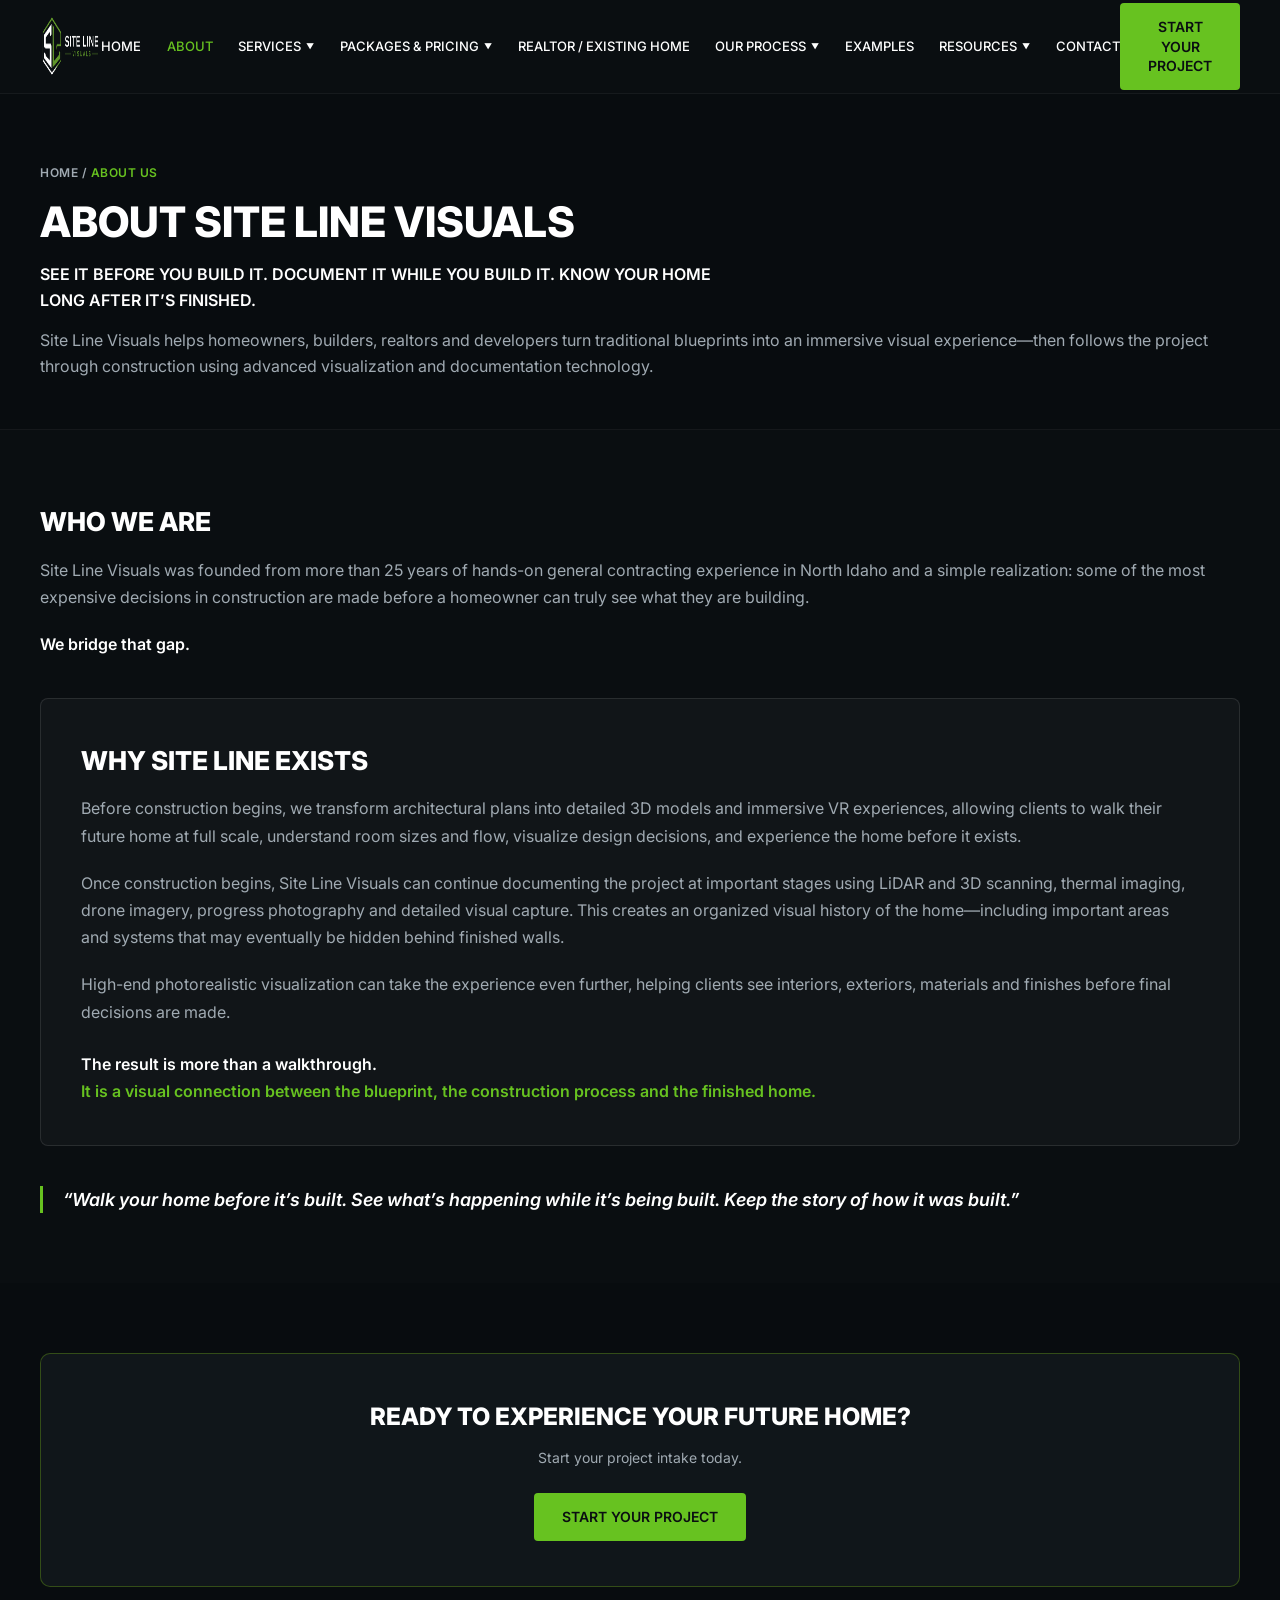
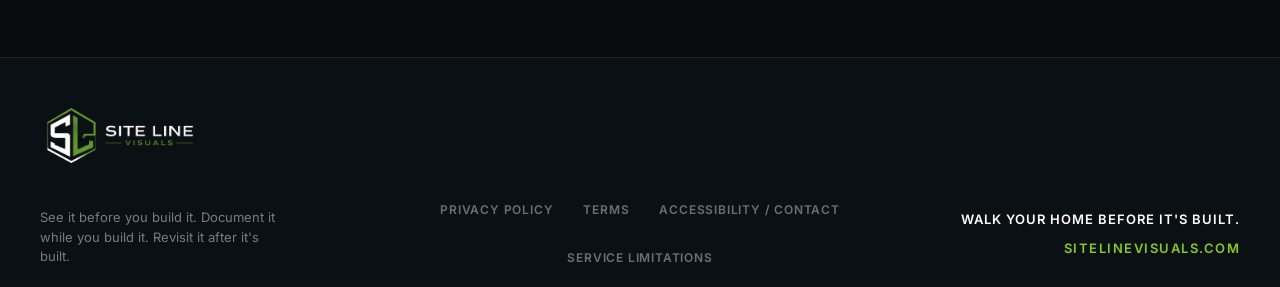
<file: about.html>
<!DOCTYPE html>
<html lang="en">
<head>
    <meta charset="UTF-8">
    <meta name="viewport" content="width=device-width, initial-scale=1.0">
    <title>About | Site Line Visuals</title>
    <meta name="description" content="Founded by a 25-year North Idaho general contractor, Site Line Visuals bridges the gap between construction plans and the finished home through 3D visualization and documentation.">
    <link rel="canonical" href="https://sitelinevisuals.com/about.html">
    <link rel="icon" href="images/logo.png">

    <link rel="preconnect" href="https://fonts.googleapis.com">
    <link rel="preconnect" href="https://fonts.gstatic.com" crossorigin>
    <link href="https://fonts.googleapis.com/css2?family=Inter:wght@400;500;600;700;800&display=swap" rel="stylesheet">

    <link rel="stylesheet" href="css/style.css?v=1788111072">
</head>
<body>
    <!-- HEADER -->
    <header class="header">
        <div class="container header-inner">

            <a href="index.html" class="logo">
                <img src="images/logo.png" alt="Site Line Visuals" height="120">
            </a>

            <nav class="main-nav" id="mainNav">
                <ul class="nav-list">
                    <li><a href="index.html">HOME</a></li>
                    <li><a href="about.html" class="active">ABOUT</a></li>

                    <li class="has-dropdown">
                        <a href="services.html" class="dropdown-toggle">SERVICES <span class="arrow">▼</span></a>
                        <ul class="dropdown-menu">
                            <li><a href="services.html#3d-models">3D Models</a></li>
                            <li><a href="services.html#vr-walkthroughs">VR Walkthroughs</a></li>
                            <li><a href="services.html#drone-imagery">Drone Imagery</a></li>
                            <li><a href="services.html#thermal-imaging">Thermal Imaging</a></li>
                            <li><a href="services.html#lidar-3d-scanning">LiDAR & 3D Scanning</a></li>
                            <li><a href="services.html#photorealistic-visualization">Photorealistic Visualization</a></li>
                        </ul>
                    </li>

                    <li class="has-dropdown">
                        <a href="packages.html" class="dropdown-toggle">PACKAGES & PRICING <span class="arrow">▼</span></a>
                        <ul class="dropdown-menu">
                            <li><a href="packages.html#new-construction">New Construction Packages</a></li>
                            <li><a href="packages.html#realtor-existing">Realtor / Existing Home Packages</a></li>
                            <li><a href="packages.html#upgrades">Upgrades & Add-Ons</a></li>
                            <li><a href="packages.html#compare">Compare Packages</a></li>
                        </ul>
                    </li>

                    <li><a href="realtor.html">REALTOR / EXISTING HOME</a></li>

                    <li class="has-dropdown">
                        <a href="our-process.html" class="dropdown-toggle">OUR PROCESS <span class="arrow">▼</span></a>
                        <ul class="dropdown-menu">
                            <li><a href="our-process.html#how-it-works">How It Works</a></li>
                            <li><a href="our-process.html#journey">The Full Journey</a></li>
                            <li><a href="our-process.html#deliverables">Deliverables</a></li>
                            <li><a href="our-process.html#technology">Technology</a></li>
                        </ul>
                    </li>

                    <li><a href="examples.html">EXAMPLES</a></li>

                    <li class="has-dropdown">
                        <a href="resources.html" class="dropdown-toggle">RESOURCES <span class="arrow">▼</span></a>
                        <ul class="dropdown-menu">
                            <li><a href="resources.html#photo-guides">Photo Guides</a></li>
                            <li><a href="resources.html#faq">FAQ</a></li>
                        </ul>
                    </li>

                    <li><a href="contact.html">CONTACT</a></li>
                </ul>

                <a href="https://script.google.com/a/macros/sitelinevisuals3d.com/s/AKfycbz71U5INv9AdQohMYs-zPgChKcAfuir9EBifocUbyRALp9pKCNi-VTh82mvklUXR22r/exec" class="btn btn-primary mobile-cta project-modal-trigger">START YOUR PROJECT</a>
            </nav>

            <a href="https://script.google.com/a/macros/sitelinevisuals3d.com/s/AKfycbz71U5INv9AdQohMYs-zPgChKcAfuir9EBifocUbyRALp9pKCNi-VTh82mvklUXR22r/exec" class="btn btn-primary desktop-cta project-modal-trigger">START YOUR PROJECT</a>

            <button class="hamburger" id="hamburgerBtn" aria-label="Toggle menu" aria-expanded="false">
                <span></span>
                <span></span>
                <span></span>
            </button>

        </div>
    </header>

    <div class="nav-overlay" id="navOverlay"></div>

    <!-- PAGE HERO -->
    <section class="page-hero">
        <div class="container about-hero-container">
            <div class="breadcrumb">Home / <span class="crumb-current">About Us</span></div>
            <h1>ABOUT SITE LINE VISUALS</h1>
            
            <p class="about-hero-subtitle">SEE IT BEFORE YOU BUILD IT. DOCUMENT IT WHILE YOU BUILD IT. KNOW YOUR HOME LONG AFTER IT’S FINISHED.</p>
            <p class="about-hero-desc">Site Line Visuals helps homeowners, builders, realtors and developers turn traditional blueprints into an immersive visual experience—then follows the project through construction using advanced visualization and documentation technology.</p>
        </div>
    </section>

    <!-- ABOUT CONTENT -->
    <section class="content-section">
        <div class="container about-container">
            
            <div class="about-text-content">
                <h2 class="section-heading">WHO WE ARE</h2>
                <p>Site Line Visuals was founded from more than 25 years of hands-on general contracting experience in North Idaho and a simple realization: some of the most expensive decisions in construction are made before a homeowner can truly see what they are building.</p>
                <p class="text-highlight mb-30">We bridge that gap.</p>

                <!-- WHY SITE LINE EXISTS CARD -->
                <div class="about-card reveal">
                    <h3 class="section-heading about-card-title">WHY SITE LINE EXISTS</h3>
                    <p>Before construction begins, we transform architectural plans into detailed 3D models and immersive VR experiences, allowing clients to walk their future home at full scale, understand room sizes and flow, visualize design decisions, and experience the home before it exists.</p>
                    <p>Once construction begins, Site Line Visuals can continue documenting the project at important stages using LiDAR and 3D scanning, thermal imaging, drone imagery, progress photography and detailed visual capture. This creates an organized visual history of the home—including important areas and systems that may eventually be hidden behind finished walls.</p>
                    <p>High-end photorealistic visualization can take the experience even further, helping clients see interiors, exteriors, materials and finishes before final decisions are made.</p>
                    
                    <p class="text-highlight about-card-highlight">
                        The result is more than a walkthrough.<br>
                        <span style="color: var(--primary-green);">It is a visual connection between the blueprint, the construction process and the finished home.</span>
                    </p>
                </div>

                <!-- QUOTE -->
                <div class="about-quote reveal">
                    <p>“Walk your home before it’s built. See what’s happening while it’s being built. Keep the story of how it was built.”</p>
                </div>
            </div>

        </div>
    </section>

    <!-- CALL TO ACTION -->
    <section class="content-section alt-bg">
        <div class="container text-center">
            <div class="cta-banner reveal">
                <h2>READY TO EXPERIENCE YOUR FUTURE HOME?</h2>
                <p>Start your project intake today.</p>
                <div class="cta-buttons-center">
                    <a href="https://script.google.com/a/macros/sitelinevisuals3d.com/s/AKfycbz71U5INv9AdQohMYs-zPgChKcAfuir9EBifocUbyRALp9pKCNi-VTh82mvklUXR22r/exec" class="btn btn-primary project-modal-trigger">START YOUR PROJECT</a>
                </div>
            </div>
        </div>
    </section>

    <!-- INTAKE FORM MODAL -->
    <div id="projectModal" class="modal-overlay">
        <div class="modal-content form-modal-wrapper">
            <div class="form-modal-inner">
                <button id="projectModalClose" class="form-modal-close">&times;</button>
                
                <div class="form-modal-iframe-wrap">
                    <iframe 
                        src="https://script.google.com/a/macros/sitelinevisuals3d.com/s/AKfycbz71U5INv9AdQohMYs-zPgChKcAfuir9EBifocUbyRALp9pKCNi-VTh82mvklUXR22r/exec" 
                        class="form-modal-iframe"
                        scrolling="no"
                        frameborder="0">
                    </iframe>
                </div>
            </div>
        </div>
    </div>

    <!-- FOOTER SECTION -->
    <footer class="site-footer">
        <div class="container footer-container">
            
            <div class="footer-logo">
                <img src="images/logo.png" alt="Site Line Visuals" width="160">
                <p class="footer-value-line">
                    See it before you build it. Document it while you build it. Revisit it after it's built.
                </p>
            </div>

            <div class="footer-legal-links">
                <a href="privacy.html">Privacy Policy</a>
                <a href="terms.html">Terms</a>
                <a href="accessibility.html">Accessibility / Contact</a>
                <a href="service-limitations.html">Service Limitations</a>
            </div>
            
            <div class="footer-tagline">
                <p>WALK YOUR HOME BEFORE IT'S BUILT.</p>
                <a href="https://sitelinevisuals.com" target="_blank">SITELINEVISUALS.COM</a>
            </div>

        </div>
    </footer>

    <script src="js/main.js?v=1788111069"></script>
</body>
</html>
</file>
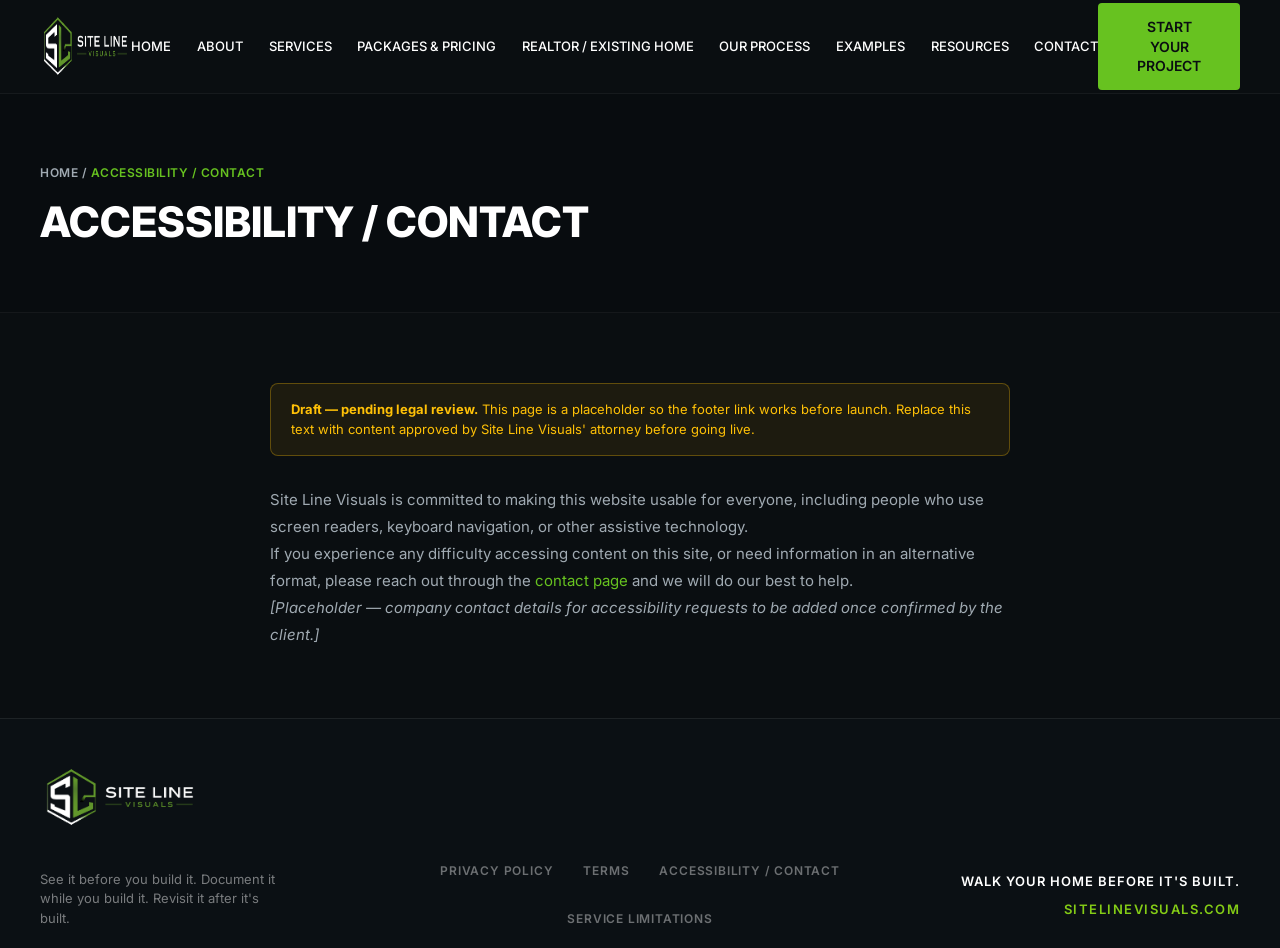
<file: accessibility.html>
<!DOCTYPE html>
<html lang="en">
<head>
    <meta charset="UTF-8">
    <meta name="viewport" content="width=device-width, initial-scale=1.0">
    <title>Accessibility / Contact | Site Line Visuals</title>
    <meta name="description" content="Accessibility / Contact for Site Line Visuals.">
    <meta name="robots" content="noindex">
    <link rel="icon" href="images/logo.png">
    <link rel="preconnect" href="https://fonts.googleapis.com">
    <link rel="preconnect" href="https://fonts.gstatic.com" crossorigin>
    <link href="https://fonts.googleapis.com/css2?family=Inter:wght@400;500;600;700;800&display=swap" rel="stylesheet">
    <link rel="stylesheet" href="css/style.css?v=1788111072">
</head>
<body>
    <header class="header">
        <div class="container header-inner">
            <a href="index.html" class="logo"><img src="images/logo.png" alt="Site Line Visuals" height="120"></a>
            <nav class="main-nav" id="mainNav">
                <ul class="nav-list">
                    <li><a href="index.html">HOME</a></li>
                    <li><a href="about.html">ABOUT</a></li>
                    <li><a href="services.html">SERVICES</a></li>
                    <li><a href="packages.html">PACKAGES & PRICING</a></li>
                    <li><a href="realtor.html">REALTOR / EXISTING HOME</a></li>
                    <li><a href="our-process.html">OUR PROCESS</a></li>
                    <li><a href="examples.html">EXAMPLES</a></li>
                    <li><a href="resources.html">RESOURCES</a></li>
                    <li><a href="contact.html">CONTACT</a></li>
                </ul>
                <a href="https://script.google.com/a/macros/sitelinevisuals3d.com/s/AKfycbz71U5INv9AdQohMYs-zPgChKcAfuir9EBifocUbyRALp9pKCNi-VTh82mvklUXR22r/exec" class="btn btn-primary mobile-cta project-modal-trigger">START YOUR PROJECT</a>
            </nav>
            <a href="https://script.google.com/a/macros/sitelinevisuals3d.com/s/AKfycbz71U5INv9AdQohMYs-zPgChKcAfuir9EBifocUbyRALp9pKCNi-VTh82mvklUXR22r/exec" class="btn btn-primary desktop-cta project-modal-trigger">START YOUR PROJECT</a>
            <button class="hamburger" id="hamburgerBtn" aria-label="Toggle menu" aria-expanded="false"><span></span><span></span><span></span></button>
        </div>
    </header>
    <div class="nav-overlay" id="navOverlay"></div>

    <section class="page-hero">
        <div class="container">
            <div class="breadcrumb">Home / <span class="crumb-current">Accessibility / Contact</span></div>
            <h1>Accessibility / Contact</h1>
        </div>
    </section>

    <section class="content-section">
        <div class="container" style="max-width: 820px;">
            <div style="background: rgba(255,193,7,0.08); border: 1px solid rgba(255,193,7,0.3); border-radius: 8px; padding: 16px 20px; margin-bottom: 30px; color: #ffc107; font-size: 13px;">
                <strong>Draft — pending legal review.</strong> This page is a placeholder so the footer link works before launch. Replace this text with content approved by Site Line Visuals' attorney before going live.
            </div>
            <div style="color: var(--text-gray); font-size: 15px; line-height: 1.8;">
                <p>Site Line Visuals is committed to making this website usable for everyone, including people who use screen readers, keyboard navigation, or other assistive technology.</p>
                <p>If you experience any difficulty accessing content on this site, or need information in an alternative format, please reach out through the <a href="contact.html" style="color: var(--primary-green);">contact page</a> and we will do our best to help.</p>
                <p><em>[Placeholder — company contact details for accessibility requests to be added once confirmed by the client.]</em></p>
            </div>
        </div>
    </section>

    <div id="projectModal" class="modal-overlay">
        <div class="modal-content form-modal-wrapper">
            <div class="form-modal-inner">
                <button id="projectModalClose" class="form-modal-close">&times;</button>
                <div class="form-modal-iframe-wrap">
                    <iframe src="https://script.google.com/a/macros/sitelinevisuals3d.com/s/AKfycbz71U5INv9AdQohMYs-zPgChKcAfuir9EBifocUbyRALp9pKCNi-VTh82mvklUXR22r/exec" class="form-modal-iframe" scrolling="no" frameborder="0"></iframe>
                </div>
            </div>
        </div>
    </div>

    <footer class="site-footer">
        <div class="container footer-container">
            <div class="footer-logo">
                <img src="images/logo.png" alt="Site Line Visuals" width="160">
                <p class="footer-value-line">See it before you build it. Document it while you build it. Revisit it after it's built.</p>
            </div>
            <div class="footer-legal-links">
                <a href="privacy.html">Privacy Policy</a>
                <a href="terms.html">Terms</a>
                <a href="accessibility.html">Accessibility / Contact</a>
                <a href="service-limitations.html">Service Limitations</a>
            </div>
            <div class="footer-tagline">
                <p>WALK YOUR HOME BEFORE IT'S BUILT.</p>
                <a href="https://sitelinevisuals.com" target="_blank">SITELINEVISUALS.COM</a>
            </div>
        </div>
    </footer>
    <script src="js/main.js?v=1788111069"></script>
</body>
</html>
</file>
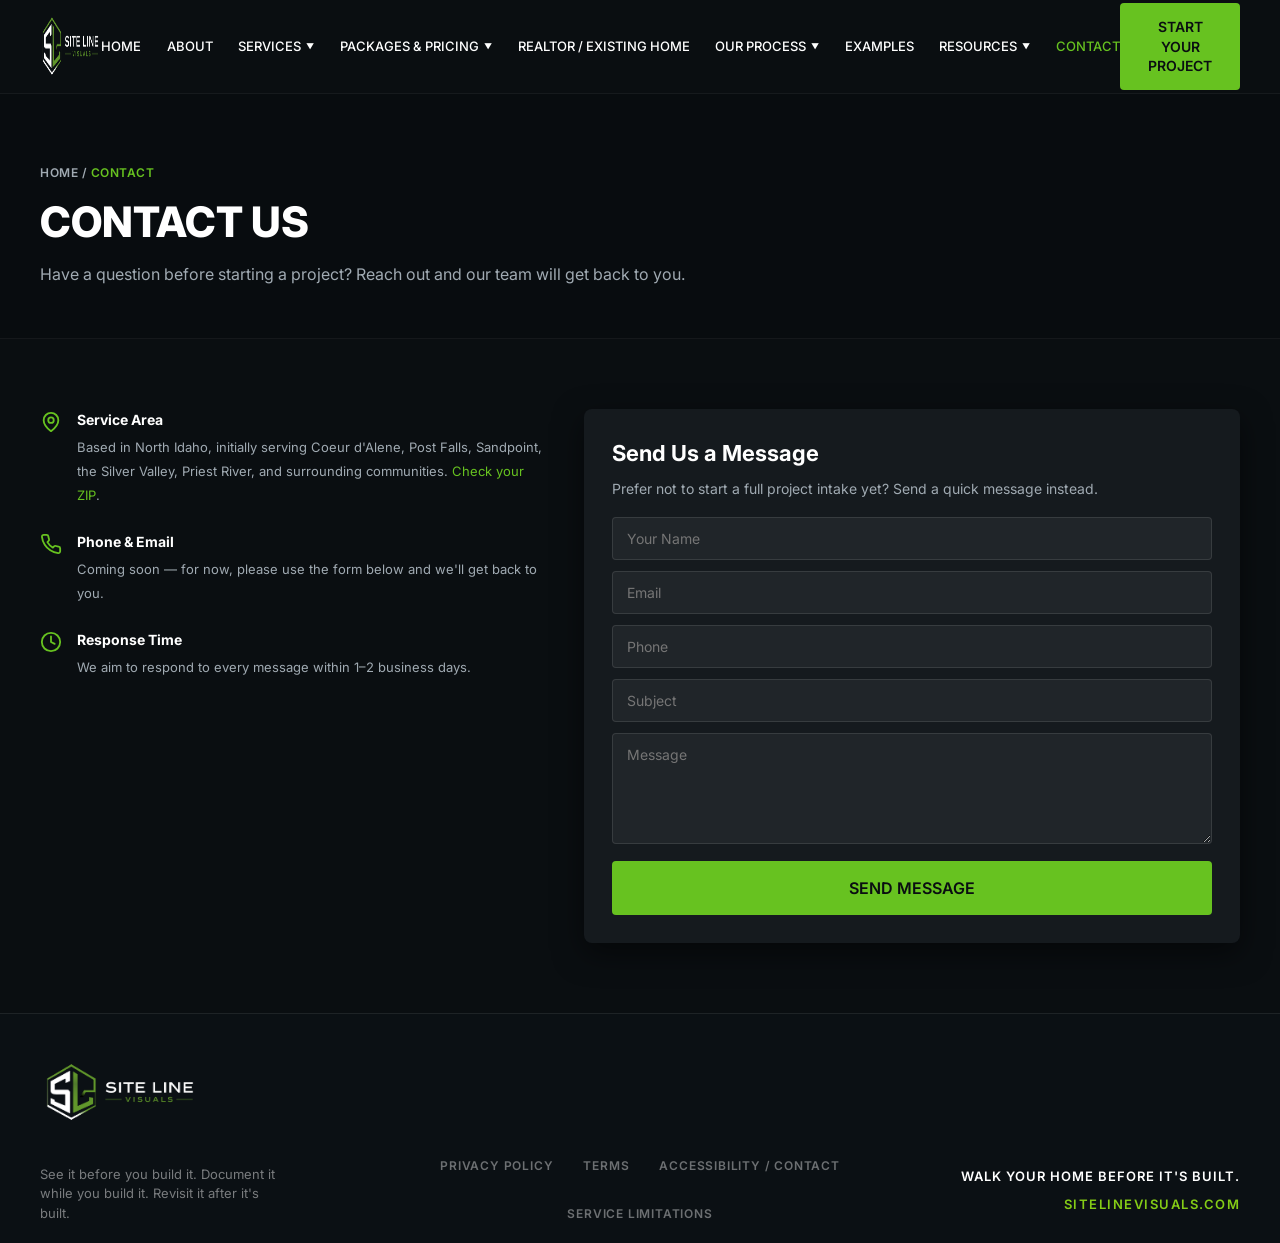
<file: contact.html>
<!DOCTYPE html>
<html lang="en">
<head>
    <meta charset="UTF-8">
    <meta name="viewport" content="width=device-width, initial-scale=1.0">
    <title>Contact | Site Line Visuals</title>
    <meta name="description" content="Contact Site Line Visuals with questions before starting your 3D visualization and construction documentation project in North Idaho.">
    <link rel="canonical" href="https://sitelinevisuals.com/contact.html">
    <link rel="icon" href="images/logo.png">

    <link rel="preconnect" href="https://fonts.googleapis.com">
    <link rel="preconnect" href="https://fonts.gstatic.com" crossorigin>
    <link href="https://fonts.googleapis.com/css2?family=Inter:wght@400;500;600;700;800&display=swap" rel="stylesheet">

    <link rel="stylesheet" href="css/style.css?v=1788111072">
</head>
<body>
<!-- HEADER -->
    <header class="header">
        <div class="container header-inner">

            <a href="index.html" class="logo">
                <img src="images/logo.png" alt="Site Line Visuals" height="120">
            </a>

            <nav class="main-nav" id="mainNav">
                <ul class="nav-list">
                    <li><a href="index.html">HOME</a></li>
                    <li><a href="about.html">ABOUT</a></li>

                    <li class="has-dropdown">
                        <a href="services.html" class="dropdown-toggle">SERVICES <span class="arrow">▼</span></a>
                        <ul class="dropdown-menu">
                            <li><a href="services.html#3d-models">3D Models</a></li>
                            <li><a href="services.html#vr-walkthroughs">VR Walkthroughs</a></li>
                            <li><a href="services.html#drone-imagery">Drone Imagery</a></li>
                            <li><a href="services.html#thermal-imaging">Thermal Imaging</a></li>
                            <li><a href="services.html#lidar-3d-scanning">LiDAR & 3D Scanning</a></li>
                            <li><a href="services.html#photorealistic-visualization">Photorealistic Visualization</a></li>
                        </ul>
                    </li>

                    <li class="has-dropdown">
                        <a href="packages.html" class="dropdown-toggle">PACKAGES & PRICING <span class="arrow">▼</span></a>
                        <ul class="dropdown-menu">
                            <li><a href="packages.html#new-construction">New Construction Packages</a></li>
                            <li><a href="packages.html#realtor-existing">Realtor / Existing Home Packages</a></li>
                            <li><a href="packages.html#upgrades">Upgrades & Add-Ons</a></li>
                            <li><a href="packages.html#compare">Compare Packages</a></li>
                        </ul>
                    </li>

                    <li><a href="realtor.html">REALTOR / EXISTING HOME</a></li>

                    <li class="has-dropdown">
                        <a href="our-process.html" class="dropdown-toggle">OUR PROCESS <span class="arrow">▼</span></a>
                        <ul class="dropdown-menu">
                            <li><a href="our-process.html#how-it-works">How It Works</a></li>
                            <li><a href="our-process.html#journey">The Full Journey</a></li>
                            <li><a href="our-process.html#deliverables">Deliverables</a></li>
                            <li><a href="our-process.html#technology">Technology</a></li>
                        </ul>
                    </li>

                    <li><a href="examples.html">EXAMPLES</a></li>

                    <li class="has-dropdown">
                        <a href="resources.html" class="dropdown-toggle">RESOURCES <span class="arrow">▼</span></a>
                        <ul class="dropdown-menu">
                            <li><a href="resources.html#photo-guides">Photo Guides</a></li>
                            <li><a href="resources.html#faq">FAQ</a></li>
                        </ul>
                    </li>

                    <li><a href="contact.html" class="active">CONTACT</a></li>
                </ul>

                <a href="https://script.google.com/a/macros/sitelinevisuals3d.com/s/AKfycbz71U5INv9AdQohMYs-zPgChKcAfuir9EBifocUbyRALp9pKCNi-VTh82mvklUXR22r/exec" class="btn btn-primary mobile-cta project-modal-trigger">START YOUR PROJECT</a>
            </nav>

            <a href="https://script.google.com/a/macros/sitelinevisuals3d.com/s/AKfycbz71U5INv9AdQohMYs-zPgChKcAfuir9EBifocUbyRALp9pKCNi-VTh82mvklUXR22r/exec" class="btn btn-primary desktop-cta project-modal-trigger">START YOUR PROJECT</a>

            <button class="hamburger" id="hamburgerBtn" aria-label="Toggle menu" aria-expanded="false">
                <span></span>
                <span></span>
                <span></span>
            </button>

        </div>
    </header>

    <div class="nav-overlay" id="navOverlay"></div>

    <section class="page-hero">
        <div class="container">
            <div class="breadcrumb">Home / <span class="crumb-current">Contact</span></div>
            <h1>Contact Us</h1>
            <p>Have a question before starting a project? Reach out and our team will get back to you.</p>
        </div>
    </section>

    <section class="content-section">
        <div class="container contact-grid">

            <div class="contact-info-list reveal">
                <div class="contact-info-item">
                    <span class="ci-icon"><svg viewBox="0 0 24 24" fill="none" stroke="currentColor" stroke-width="2" stroke-linecap="round" stroke-linejoin="round"><path d="M20 10c0 6-8 12-8 12s-8-6-8-12a8 8 0 0 1 16 0Z"/><circle cx="12" cy="10" r="3"/></svg></span>
                    <div><strong>Service Area</strong><span>Based in North Idaho, initially serving Coeur d'Alene, Post Falls, Sandpoint, the Silver Valley, Priest River, and surrounding communities. <a href="index.html#zipChecker" style="color: var(--primary-green);">Check your ZIP</a>.</span></div>
                </div>
                <div class="contact-info-item">
                    <span class="ci-icon"><svg viewBox="0 0 24 24" fill="none" stroke="currentColor" stroke-width="2" stroke-linecap="round" stroke-linejoin="round"><path d="M22 16.92v3a2 2 0 0 1-2.18 2 19.79 19.79 0 0 1-8.63-3.07 19.5 19.5 0 0 1-6-6 19.79 19.79 0 0 1-3.07-8.67A2 2 0 0 1 4.11 2h3a2 2 0 0 1 2 1.72c.127.96.361 1.903.7 2.81a2 2 0 0 1-.45 2.11L8.09 9.91a16 16 0 0 0 6 6l1.27-1.27a2 2 0 0 1 2.11-.45c.907.339 1.85.573 2.81.7A2 2 0 0 1 22 16.92Z"/></svg></span>
                    <div><strong>Phone & Email</strong><span>Coming soon — for now, please use the form below and we'll get back to you.</span></div>
                </div>
                <div class="contact-info-item">
                    <span class="ci-icon"><svg viewBox="0 0 24 24" fill="none" stroke="currentColor" stroke-width="2" stroke-linecap="round" stroke-linejoin="round"><circle cx="12" cy="12" r="10"/><polyline points="12 6 12 12 16 14"/></svg></span>
                    <div><strong>Response Time</strong><span>We aim to respond to every message within 1–2 business days.</span></div>
                </div>
            </div>

            <div class="intake-card reveal">
                <h3>Send Us a Message</h3>
                <p>Prefer not to start a full project intake yet? Send a quick message instead.</p>
                <form class="intake-form" id="contactForm" name="contactForm">
                    <label for="contactName" class="sr-only">Your Name</label>
                    <input type="text" id="contactName" name="name" placeholder="Your Name" required>

                    <label for="contactEmail" class="sr-only">Email</label>
                    <input type="email" id="contactEmail" name="email" placeholder="Email" required>

                    <label for="contactPhone" class="sr-only">Phone</label>
                    <input type="tel" id="contactPhone" name="phone" placeholder="Phone">

                    <label for="contactSubject" class="sr-only">Subject</label>
                    <input type="text" id="contactSubject" name="subject" placeholder="Subject">

                    <label for="contactMessage" class="sr-only">Message</label>
                    <textarea id="contactMessage" name="message" placeholder="Message" rows="5" required></textarea>

                    <button type="submit" class="btn btn-primary btn-full">SEND MESSAGE</button>

                    <p id="contactFormStatus" class="form-status-message" role="status"></p>
                </form>
            </div>

        </div>
    </section>

    <!-- INTAKE FORM MODAL -->
    <div id="projectModal" class="modal-overlay">
        <div class="modal-content form-modal-wrapper">
            <div class="form-modal-inner">
                <button id="projectModalClose" class="form-modal-close">&times;</button>
                
                <div class="form-modal-iframe-wrap">
                    <iframe 
                        src="https://script.google.com/a/macros/sitelinevisuals3d.com/s/AKfycbz71U5INv9AdQohMYs-zPgChKcAfuir9EBifocUbyRALp9pKCNi-VTh82mvklUXR22r/exec"
                        class="form-modal-iframe"
                        scrolling="no"
                        frameborder="0">
                    </iframe>
                </div>
            </div>
        </div>
    </div>

    <!-- FOOTER SECTION -->
    <footer class="site-footer">
        <div class="container footer-container">
            
            <div class="footer-logo">
                <img src="images/logo.png" alt="Site Line Visuals" width="160">
                <p class="footer-value-line">
                    See it before you build it. Document it while you build it. Revisit it after it's built.
                </p>
            </div>

            <div class="footer-legal-links">
                <a href="privacy.html">Privacy Policy</a>
                <a href="terms.html">Terms</a>
                <a href="accessibility.html">Accessibility / Contact</a>
                <a href="service-limitations.html">Service Limitations</a>
            </div>
            
            <div class="footer-tagline">
                <p>WALK YOUR HOME BEFORE IT'S BUILT.</p>
                <a href="https://sitelinevisuals.com" target="_blank">SITELINEVISUALS.COM</a>
            </div>

        </div>
    </footer>

    <script src="js/main.js?v=1788111069"></script>
    <script src="js/contact-form.js?v=1788111072"></script>
</body>
</html>
</file>
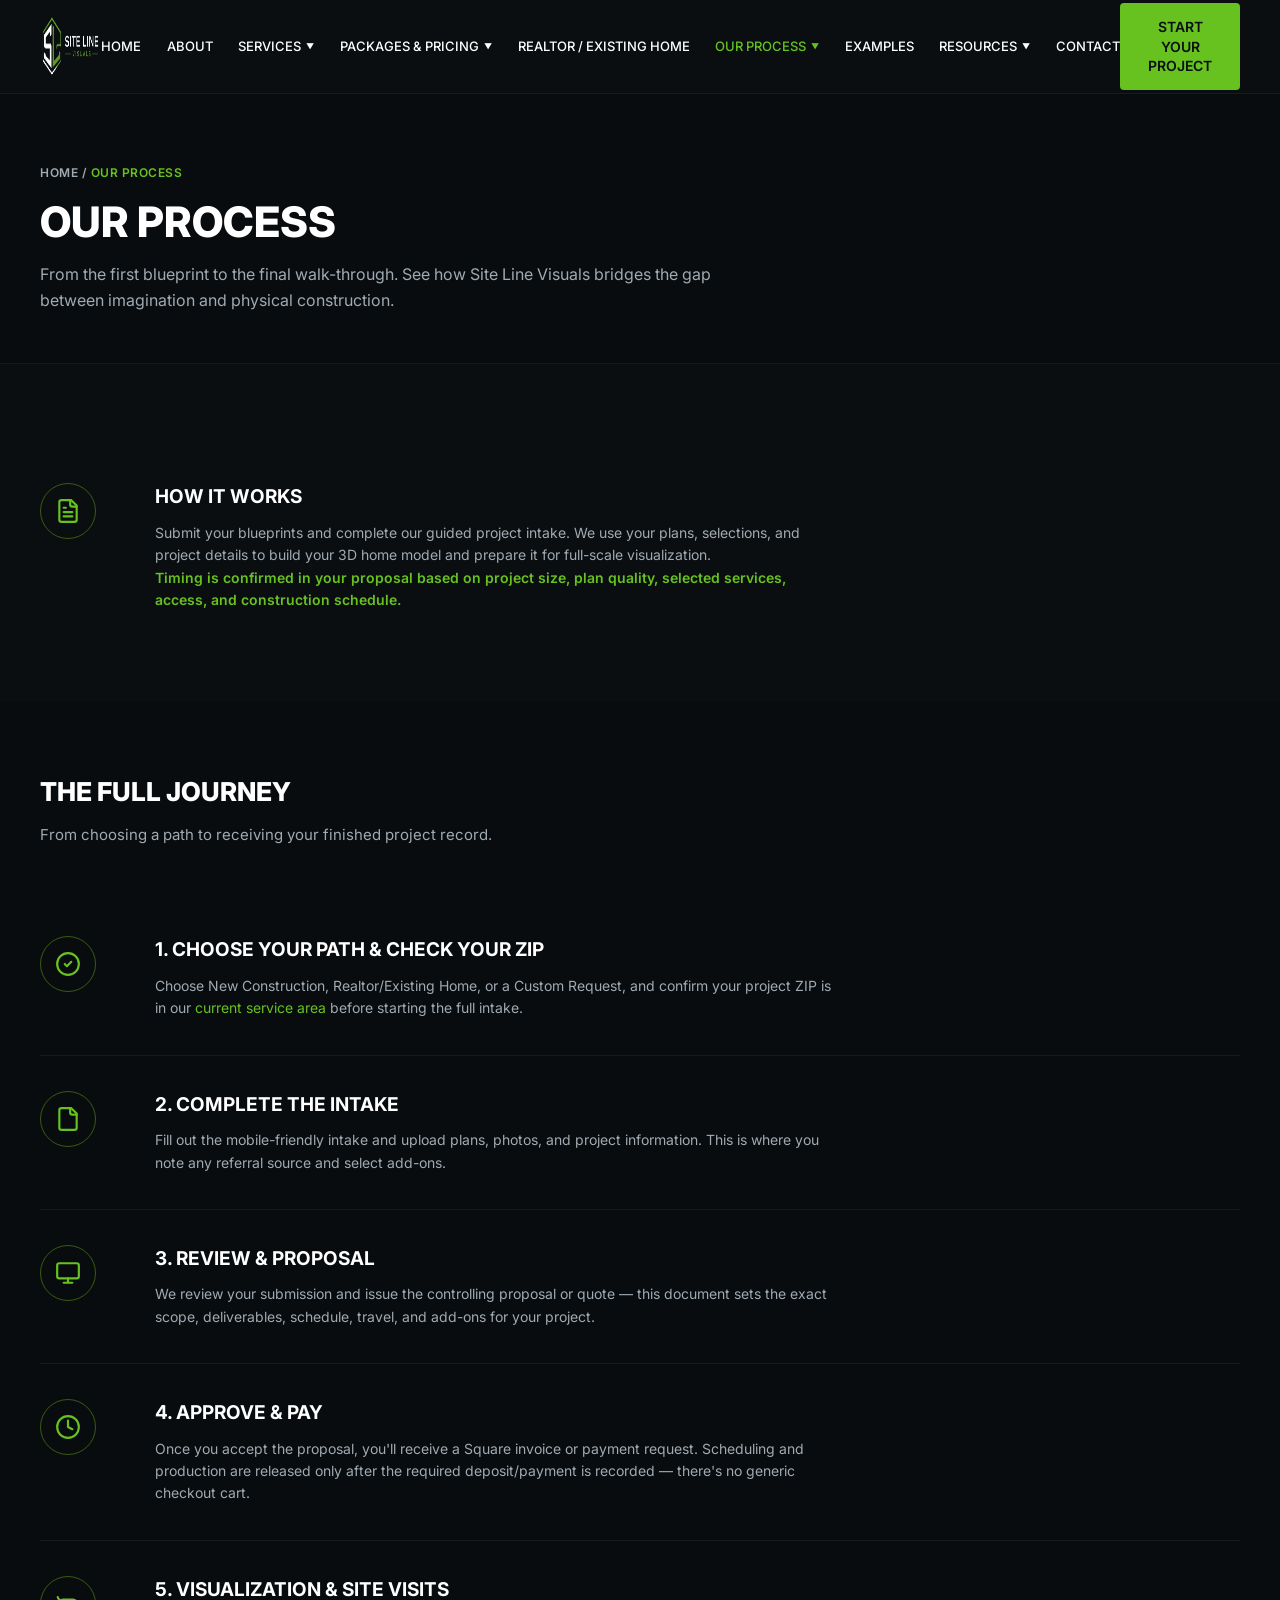
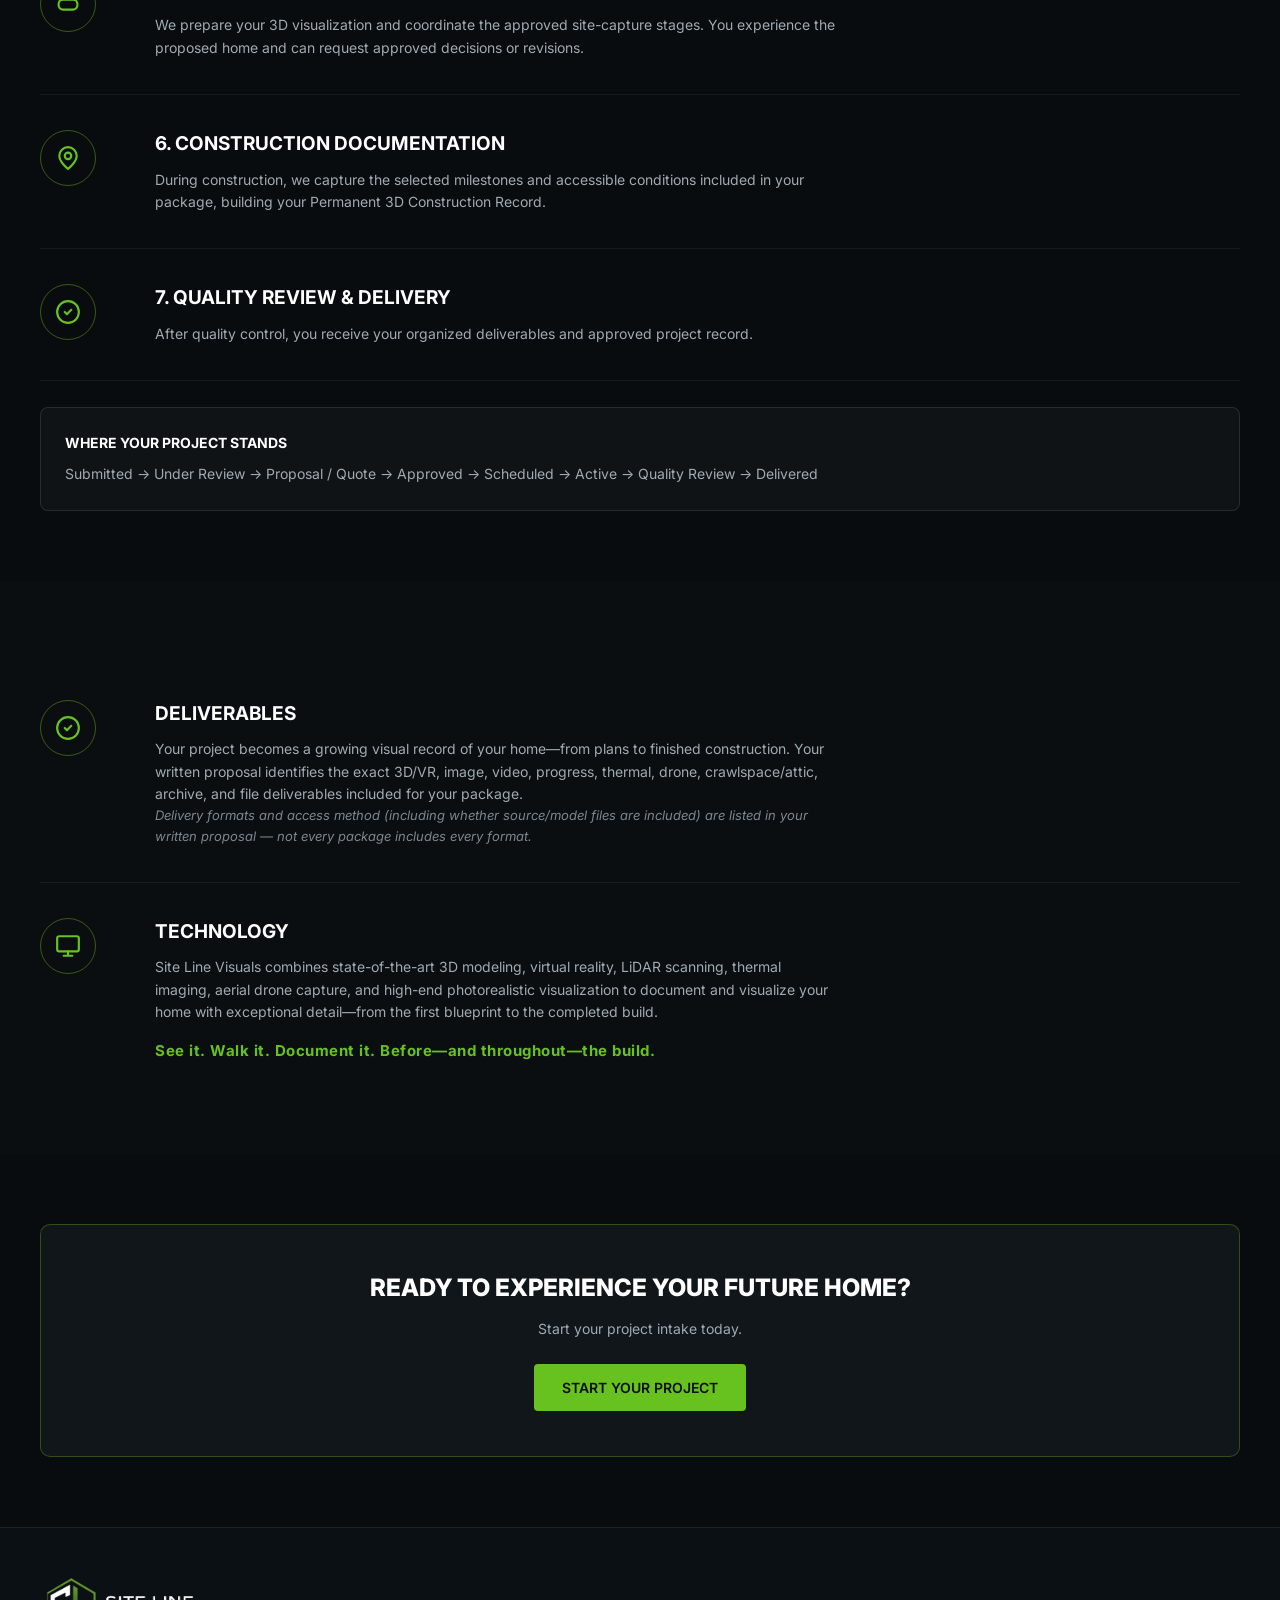
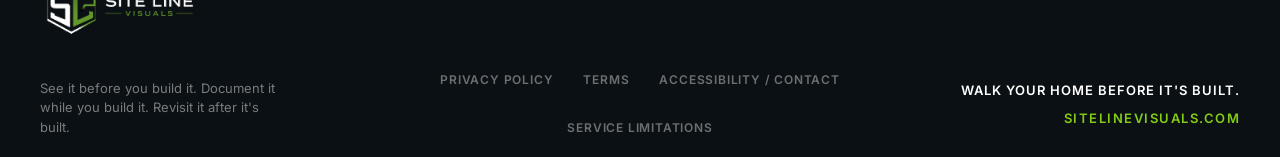
<file: our-process.html>
<!DOCTYPE html>
<html lang="en">
<head>
    <meta charset="UTF-8">
    <meta name="viewport" content="width=device-width, initial-scale=1.0">
    <title>Our Process | Site Line Visuals</title>
    <meta name="description" content="From ZIP check and intake to proposal, payment, scheduling, and delivery — how a Site Line Visuals project moves from blueprint to finished home record.">
    <link rel="canonical" href="https://sitelinevisuals.com/our-process.html">
    <link rel="icon" href="images/logo.png">

    <link rel="preconnect" href="https://fonts.googleapis.com">
    <link rel="preconnect" href="https://fonts.gstatic.com" crossorigin>
    <link href="https://fonts.googleapis.com/css2?family=Inter:wght@400;500;600;700;800&display=swap" rel="stylesheet">

    <link rel="stylesheet" href="css/style.css?v=1788111072">
</head>
<body>
    <!-- HEADER -->
    <header class="header">
        <div class="container header-inner">

            <a href="index.html" class="logo">
                <img src="images/logo.png" alt="Site Line Visuals" height="120">
            </a>

            <nav class="main-nav" id="mainNav">
                <ul class="nav-list">
                    <li><a href="index.html">HOME</a></li>
                    <li><a href="about.html">ABOUT</a></li>

                    <li class="has-dropdown">
                        <a href="services.html" class="dropdown-toggle">SERVICES <span class="arrow">▼</span></a>
                        <ul class="dropdown-menu">
                            <li><a href="services.html#3d-models">3D Models</a></li>
                            <li><a href="services.html#vr-walkthroughs">VR Walkthroughs</a></li>
                            <li><a href="services.html#drone-imagery">Drone Imagery</a></li>
                            <li><a href="services.html#thermal-imaging">Thermal Imaging</a></li>
                            <li><a href="services.html#lidar-3d-scanning">LiDAR & 3D Scanning</a></li>
                            <li><a href="services.html#photorealistic-visualization">Photorealistic Visualization</a></li>
                        </ul>
                    </li>

                    <li class="has-dropdown">
                        <a href="packages.html" class="dropdown-toggle">PACKAGES & PRICING <span class="arrow">▼</span></a>
                        <ul class="dropdown-menu">
                            <li><a href="packages.html#new-construction">New Construction Packages</a></li>
                            <li><a href="packages.html#realtor-existing">Realtor / Existing Home Packages</a></li>
                            <li><a href="packages.html#upgrades">Upgrades & Add-Ons</a></li>
                            <li><a href="packages.html#compare">Compare Packages</a></li>
                        </ul>
                    </li>

                    <li><a href="realtor.html">REALTOR / EXISTING HOME</a></li>

                    <li class="has-dropdown">
                        <a href="our-process.html" class="active dropdown-toggle">OUR PROCESS <span class="arrow">▼</span></a>
                        <ul class="dropdown-menu">
                            <li><a href="our-process.html#how-it-works">How It Works</a></li>
                            <li><a href="our-process.html#journey">The Full Journey</a></li>
                            <li><a href="our-process.html#deliverables">Deliverables</a></li>
                            <li><a href="our-process.html#technology">Technology</a></li>
                        </ul>
                    </li>

                    <li><a href="examples.html">EXAMPLES</a></li>

                    <li class="has-dropdown">
                        <a href="resources.html" class="dropdown-toggle">RESOURCES <span class="arrow">▼</span></a>
                        <ul class="dropdown-menu">
                            <li><a href="resources.html#photo-guides">Photo Guides</a></li>
                            <li><a href="resources.html#faq">FAQ</a></li>
                        </ul>
                    </li>

                    <li><a href="contact.html">CONTACT</a></li>
                </ul>

                <a href="https://script.google.com/a/macros/sitelinevisuals3d.com/s/AKfycbz71U5INv9AdQohMYs-zPgChKcAfuir9EBifocUbyRALp9pKCNi-VTh82mvklUXR22r/exec" class="btn btn-primary mobile-cta project-modal-trigger">START YOUR PROJECT</a>
            </nav>

            <a href="https://script.google.com/a/macros/sitelinevisuals3d.com/s/AKfycbz71U5INv9AdQohMYs-zPgChKcAfuir9EBifocUbyRALp9pKCNi-VTh82mvklUXR22r/exec" class="btn btn-primary desktop-cta project-modal-trigger">START YOUR PROJECT</a>

            <button class="hamburger" id="hamburgerBtn" aria-label="Toggle menu" aria-expanded="false">
                <span></span>
                <span></span>
                <span></span>
            </button>

        </div>
    </header>

    <div class="nav-overlay" id="navOverlay"></div>

    <!-- PAGE HERO -->
    <section class="page-hero">
        <div class="container">
            <div class="breadcrumb">Home / <span class="crumb-current">Our Process</span></div>
            <h1>OUR PROCESS</h1>
            <p>From the first blueprint to the final walk-through. See how Site Line Visuals bridges the gap between imagination and physical construction.</p>
        </div>
    </section>

    <!-- HOW IT WORKS (short overview) -->
    <section class="content-section">
        <div class="container">

            <div class="process-block reveal" id="how-it-works">
                <div class="pb-icon">
                    <svg viewBox="0 0 24 24" fill="none" stroke="currentColor" stroke-width="2" stroke-linecap="round" stroke-linejoin="round"><path d="M15 2H6a2 2 0 0 0-2 2v16a2 2 0 0 0 2 2h12a2 2 0 0 0 2-2V7Z"/><path d="M14 2v4a2 2 0 0 0 2 2h4"/><path d="M10 9H8"/><path d="M16 13H8"/><path d="M16 17H8"/></svg>
                </div>
                <div>
                    <h3>HOW IT WORKS</h3>
                    <p>Submit your blueprints and complete our guided project intake. We use your plans, selections, and project details to build your 3D home model and prepare it for full-scale visualization.</p>
                    <p style="color: var(--primary-green); font-weight: 600; margin-bottom: 0;">Timing is confirmed in your proposal based on project size, plan quality, selected services, access, and construction schedule.</p>
                </div>
            </div>

        </div>
    </section>

    <!-- FULL CUSTOMER JOURNEY (NEW) -->
    <section class="content-section alt-bg" id="journey">
        <div class="container">
            <h2 class="section-heading">THE FULL JOURNEY</h2>
            <p class="section-subheading">From choosing a path to receiving your finished project record.</p>

            <div class="process-block reveal">
                <div class="pb-icon"><svg viewBox="0 0 24 24" fill="none" stroke="currentColor" stroke-width="2" stroke-linecap="round" stroke-linejoin="round"><circle cx="12" cy="12" r="10"/><path d="m9 12 2 2 4-4"/></svg></div>
                <div>
                    <h3>1. CHOOSE YOUR PATH & CHECK YOUR ZIP</h3>
                    <p>Choose New Construction, Realtor/Existing Home, or a Custom Request, and confirm your project ZIP is in our <a href="index.html#zipChecker" style="color: var(--primary-green);">current service area</a> before starting the full intake.</p>
                </div>
            </div>

            <div class="process-block reveal">
                <div class="pb-icon"><svg viewBox="0 0 24 24" fill="none" stroke="currentColor" stroke-width="2" stroke-linecap="round" stroke-linejoin="round"><path d="M15 2H6a2 2 0 0 0-2 2v16a2 2 0 0 0 2 2h12a2 2 0 0 0 2-2V7Z"/><path d="M14 2v4a2 2 0 0 0 2 2h4"/></svg></div>
                <div>
                    <h3>2. COMPLETE THE INTAKE</h3>
                    <p>Fill out the mobile-friendly intake and upload plans, photos, and project information. This is where you note any referral source and select add-ons.</p>
                </div>
            </div>

            <div class="process-block reveal">
                <div class="pb-icon"><svg viewBox="0 0 24 24" fill="none" stroke="currentColor" stroke-width="2" stroke-linecap="round" stroke-linejoin="round"><rect x="2" y="3" width="20" height="14" rx="2"/><path d="M8 21h8M12 17v4"/></svg></div>
                <div>
                    <h3>3. REVIEW & PROPOSAL</h3>
                    <p>We review your submission and issue the controlling proposal or quote — this document sets the exact scope, deliverables, schedule, travel, and add-ons for your project.</p>
                </div>
            </div>

            <div class="process-block reveal">
                <div class="pb-icon"><svg viewBox="0 0 24 24" fill="none" stroke="currentColor" stroke-width="2" stroke-linecap="round" stroke-linejoin="round"><circle cx="12" cy="12" r="10"/><polyline points="12 6 12 12 16 14"/></svg></div>
                <div>
                    <h3>4. APPROVE & PAY</h3>
                    <p>Once you accept the proposal, you'll receive a Square invoice or payment request. Scheduling and production are released only after the required deposit/payment is recorded — there's no generic checkout cart.</p>
                </div>
            </div>

            <div class="process-block reveal">
                <div class="pb-icon"><svg viewBox="0 0 24 24" fill="none" stroke="currentColor" stroke-width="2" stroke-linecap="round" stroke-linejoin="round"><path d="M4.3 8c-1-.35-1.8-1.25-1.8-2.4"/><rect x="3.3" y="8" width="17.4" height="9.2" rx="4.2"/></svg></div>
                <div>
                    <h3>5. VISUALIZATION & SITE VISITS</h3>
                    <p>We prepare your 3D visualization and coordinate the approved site-capture stages. You experience the proposed home and can request approved decisions or revisions.</p>
                </div>
            </div>

            <div class="process-block reveal">
                <div class="pb-icon"><svg viewBox="0 0 24 24" fill="none" stroke="currentColor" stroke-width="2" stroke-linecap="round" stroke-linejoin="round"><path d="M20 10c0 6-8 12-8 12s-8-6-8-12a8 8 0 0 1 16 0Z"/><circle cx="12" cy="10" r="3"/></svg></div>
                <div>
                    <h3>6. CONSTRUCTION DOCUMENTATION</h3>
                    <p>During construction, we capture the selected milestones and accessible conditions included in your package, building your Permanent 3D Construction Record.</p>
                </div>
            </div>

            <div class="process-block reveal">
                <div class="pb-icon"><svg viewBox="0 0 24 24" fill="none" stroke="currentColor" stroke-width="2" stroke-linecap="round" stroke-linejoin="round"><circle cx="12" cy="12" r="10"/><path d="m9 12 2 2 4-4"/></svg></div>
                <div>
                    <h3>7. QUALITY REVIEW & DELIVERY</h3>
                    <p>After quality control, you receive your organized deliverables and approved project record.</p>
                </div>
            </div>

            <div style="margin-top: 40px; padding: 24px; background: rgba(255,255,255,0.03); border: 1px solid rgba(255,255,255,0.1); border-radius: 8px;">
                <h4 style="color: #ffffff; font-size: 14px; text-transform: uppercase; margin-bottom: 10px;">Where your project stands</h4>
                <p style="color: var(--text-gray); font-size: 14px; line-height: 1.6;">
                    Submitted → Under Review → Proposal / Quote → Approved → Scheduled → Active → Quality Review → Delivered
                </p>
            </div>
        </div>
    </section>

    <!-- DELIVERABLES -->
    <section class="content-section">
        <div class="container">
            <div class="process-block reveal" id="deliverables">
                <div class="pb-icon">
                    <svg viewBox="0 0 24 24" fill="none" stroke="currentColor" stroke-width="2" stroke-linecap="round" stroke-linejoin="round"><circle cx="12" cy="12" r="10"/><path d="m9 12 2 2 4-4"/></svg>
                </div>
                <div>
                    <h3>DELIVERABLES</h3>
                    <p>Your project becomes a growing visual record of your home—from plans to finished construction. Your written proposal identifies the exact 3D/VR, image, video, progress, thermal, drone, crawlspace/attic, archive, and file deliverables included for your package.</p>
                    <p style="font-size: 13px; color: #7c8790; font-style: italic; margin-bottom: 0;">Delivery formats and access method (including whether source/model files are included) are listed in your written proposal — not every package includes every format.</p>
                </div>
            </div>

            <!-- TECHNOLOGY -->
            <div class="process-block reveal" id="technology">
                <div class="pb-icon">
                    <svg viewBox="0 0 24 24" fill="none" stroke="currentColor" stroke-width="2" stroke-linecap="round" stroke-linejoin="round"><rect x="2" y="3" width="20" height="14" rx="2"/><path d="M8 21h8M12 17v4"/></svg>
                </div>
                <div>
                    <h3>TECHNOLOGY</h3>
                    <p style="margin-bottom: 15px;">Site Line Visuals combines state-of-the-art 3D modeling, virtual reality, LiDAR scanning, thermal imaging, aerial drone capture, and high-end photorealistic visualization to document and visualize your home with exceptional detail—from the first blueprint to the completed build.</p>
                    <p style="font-weight: 700; color: var(--primary-green); font-size: 15px; letter-spacing: 0.5px;">See it. Walk it. Document it. Before—and throughout—the build.</p>
                </div>
            </div>

        </div>
    </section>

    <!-- CALL TO ACTION -->
    <section class="content-section alt-bg">
        <div class="container text-center">
            <div class="cta-banner reveal">
                <h2>READY TO EXPERIENCE YOUR FUTURE HOME?</h2>
                <p>Start your project intake today.</p>
                <div class="cta-buttons" style="display: flex; justify-content: center; margin-top: 25px;">
                    <a href="https://script.google.com/a/macros/sitelinevisuals3d.com/s/AKfycbz71U5INv9AdQohMYs-zPgChKcAfuir9EBifocUbyRALp9pKCNi-VTh82mvklUXR22r/exec" class="btn btn-primary project-modal-trigger">START YOUR PROJECT</a>
                </div>
            </div>
        </div>
    </section>

    <!-- INTAKE FORM MODAL -->
    <div id="projectModal" class="modal-overlay">
        <div class="modal-content form-modal-wrapper">
            <div class="form-modal-inner">
                <button id="projectModalClose" class="form-modal-close">&times;</button>
                
                <div class="form-modal-iframe-wrap">
                    <iframe 
                        src="https://script.google.com/a/macros/sitelinevisuals3d.com/s/AKfycbz71U5INv9AdQohMYs-zPgChKcAfuir9EBifocUbyRALp9pKCNi-VTh82mvklUXR22r/exec" 
                        class="form-modal-iframe"
                        scrolling="no"
                        frameborder="0">
                    </iframe>
                </div>
            </div>
        </div>
    </div>

    <!-- FOOTER SECTION -->
    <footer class="site-footer">
        <div class="container footer-container">
            
            <div class="footer-logo">
                <img src="images/logo.png" alt="Site Line Visuals" width="160">
                <p class="footer-value-line">
                    See it before you build it. Document it while you build it. Revisit it after it's built.
                </p>
            </div>

            <div class="footer-legal-links">
                <a href="privacy.html">Privacy Policy</a>
                <a href="terms.html">Terms</a>
                <a href="accessibility.html">Accessibility / Contact</a>
                <a href="service-limitations.html">Service Limitations</a>
            </div>
            
            <div class="footer-tagline">
                <p>WALK YOUR HOME BEFORE IT'S BUILT.</p>
                <a href="https://sitelinevisuals.com" target="_blank">SITELINEVISUALS.COM</a>
            </div>

        </div>
    </footer>

    <script src="js/main.js?v=1788111069"></script>
</body>
</html>
</file>
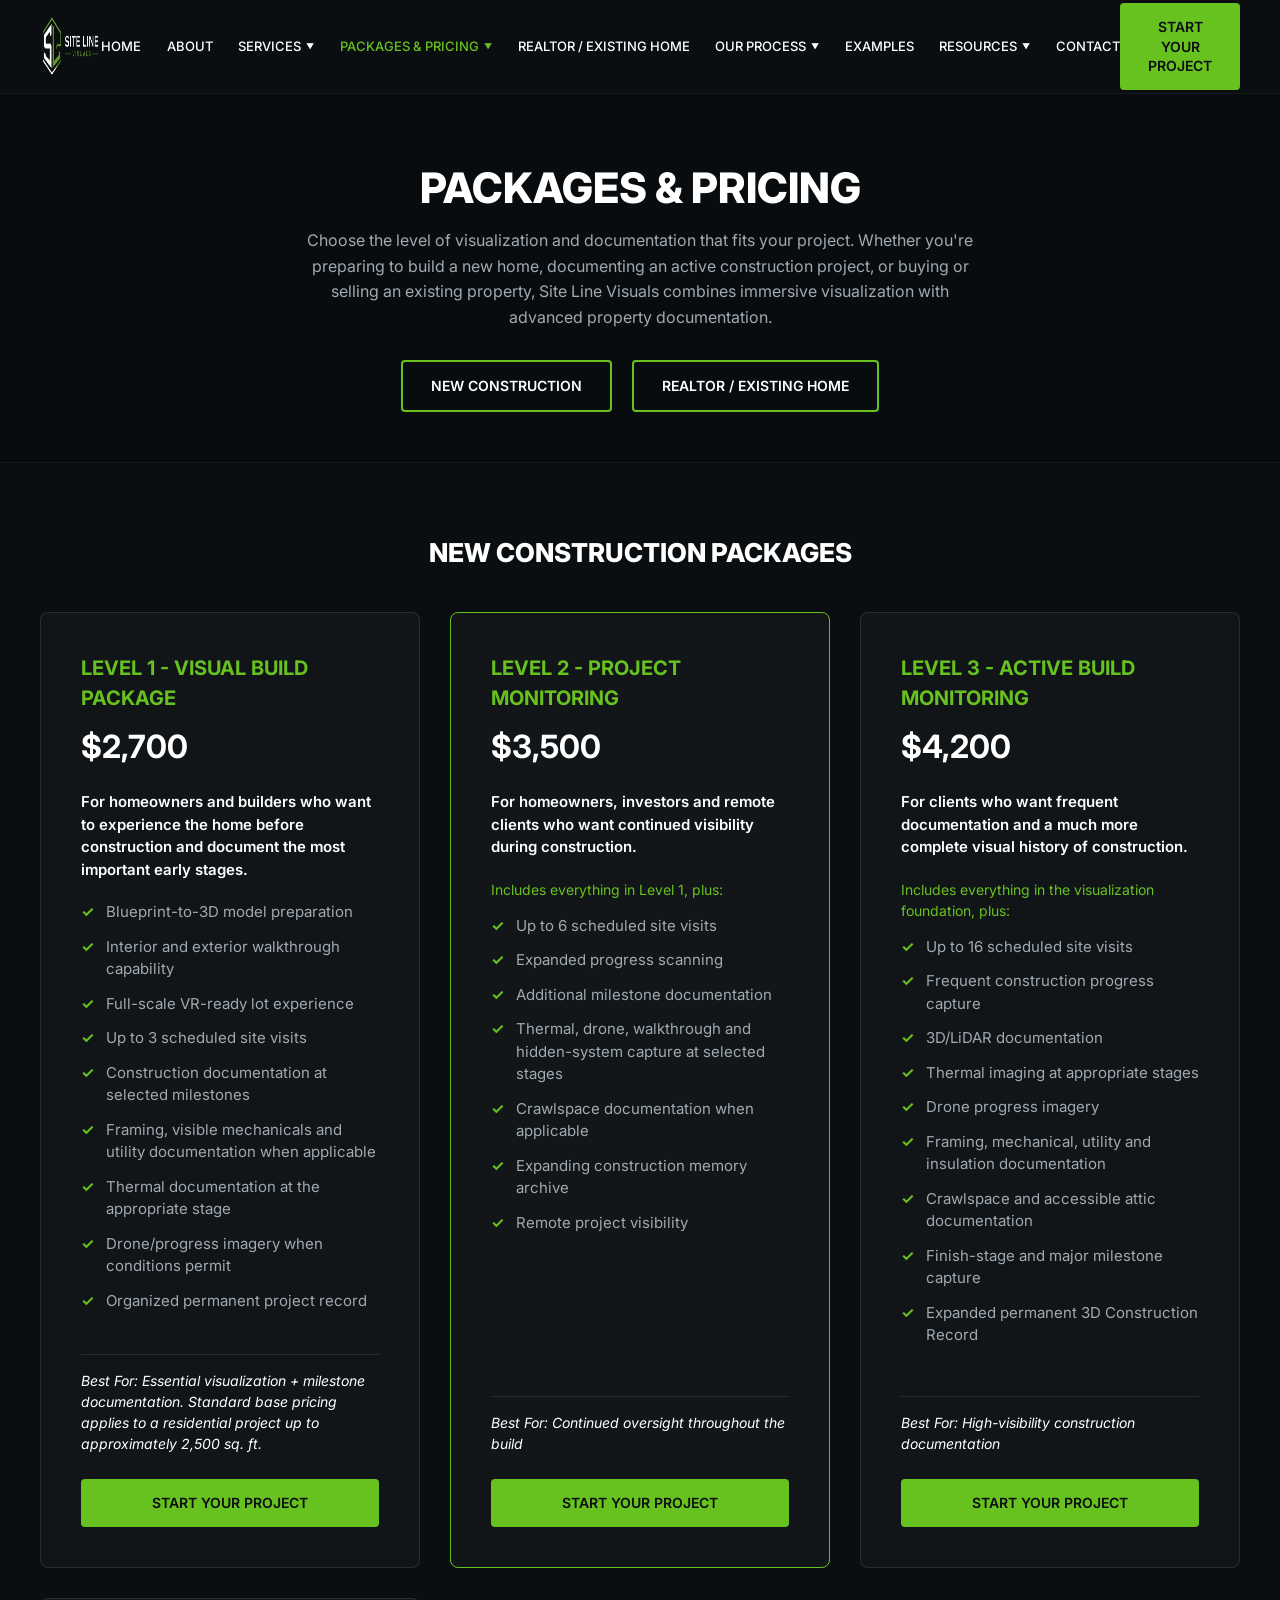
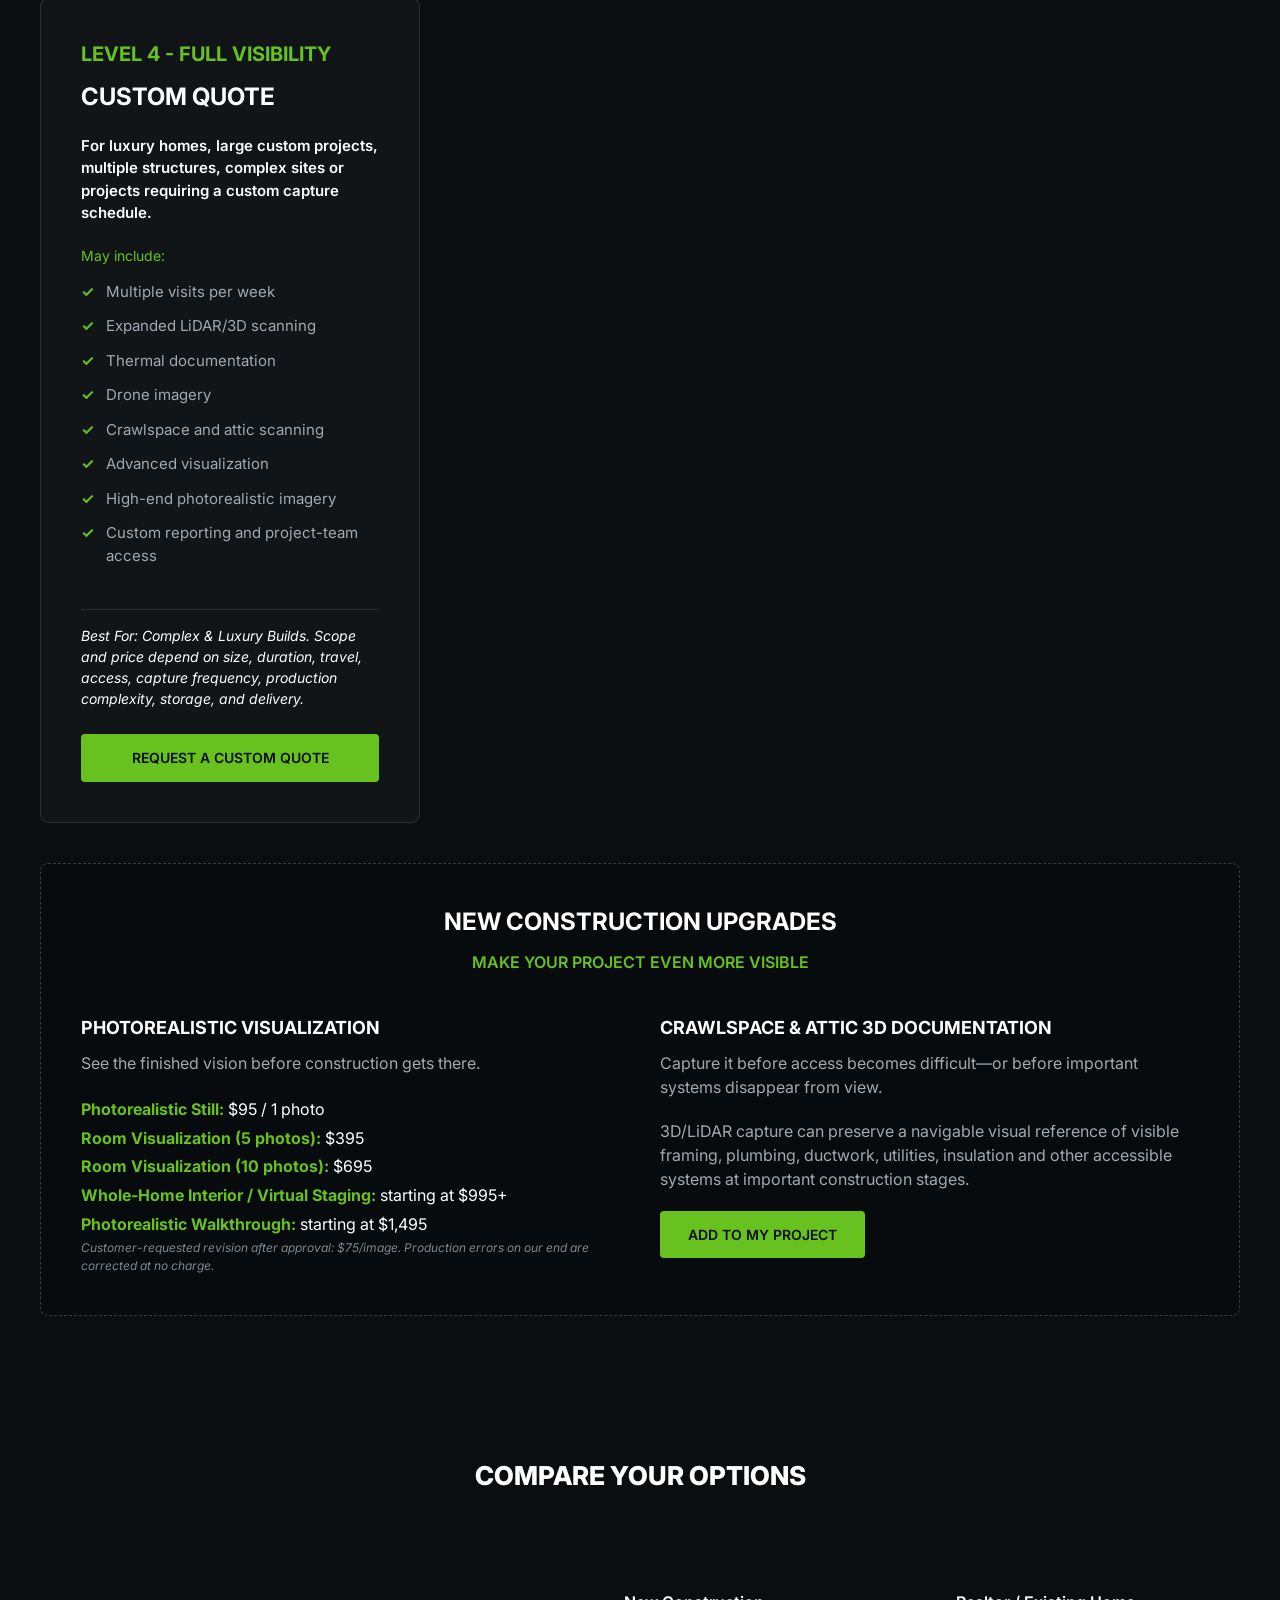
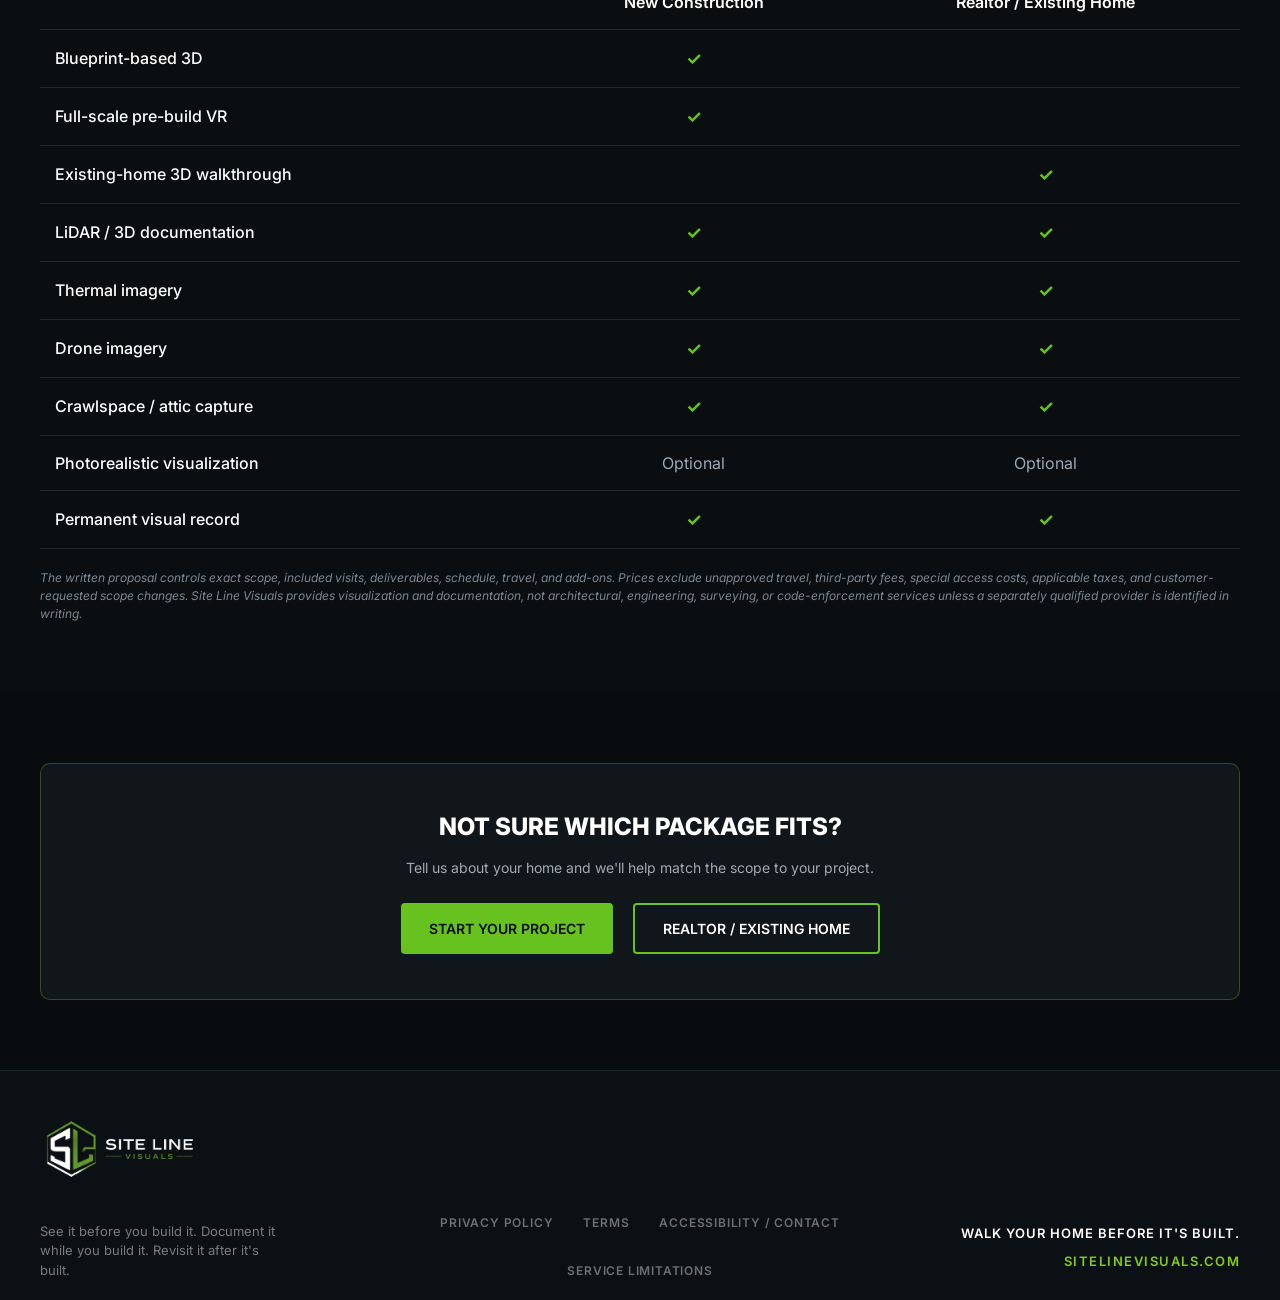
<file: packages.html>
<!DOCTYPE html>
<html lang="en">
<head>
    <meta charset="UTF-8">
    <meta name="viewport" content="width=device-width, initial-scale=1.0">
    <title>Packages & Pricing | Site Line Visuals</title>
    <meta name="description" content="New construction and Realtor/Existing Home packages from Site Line Visuals — 3D/VR visualization, LiDAR, thermal, drone, and photorealistic add-ons.">
    <link rel="canonical" href="https://sitelinevisuals.com/packages.html">
    <link rel="icon" href="images/logo.png">

    <link rel="preconnect" href="https://fonts.googleapis.com">
    <link rel="preconnect" href="https://fonts.gstatic.com" crossorigin>
    <link href="https://fonts.googleapis.com/css2?family=Inter:wght@400;500;600;700;800&display=swap" rel="stylesheet">

    <link rel="stylesheet" href="css/style.css?v=1788111072">
</head>
<body>
    <!-- HEADER -->
    <header class="header">
        <div class="container header-inner">

            <!-- Logo -->
            <a href="index.html" class="logo">
                <img src="images/logo.png" alt="Site Line Visuals" height="120">
            </a>

            <!-- Navigation -->
            <nav class="main-nav" id="mainNav">
                <ul class="nav-list">
                    <li><a href="index.html">HOME</a></li>
                    <li><a href="about.html">ABOUT</a></li>

                    <!-- SERVICES dropdown -->
                    <li class="has-dropdown">
                        <a href="services.html" class="dropdown-toggle">SERVICES <span class="arrow">▼</span></a>
                        <ul class="dropdown-menu">
                            <li><a href="services.html#3d-models">3D Models</a></li>
                            <li><a href="services.html#vr-walkthroughs">VR Walkthroughs</a></li>
                            <li><a href="services.html#drone-imagery">Drone Imagery</a></li>
                            <li><a href="services.html#thermal-imaging">Thermal Imaging</a></li>
                            <li><a href="services.html#lidar-3d-scanning">LiDAR & 3D Scanning</a></li>
                            <li><a href="services.html#photorealistic-visualization">Photorealistic Visualization</a></li>
                        </ul>
                    </li>

                    <!-- PACKAGES & PRICING dropdown -->
                    <li class="has-dropdown">
                        <a href="packages.html" class="active dropdown-toggle">PACKAGES & PRICING <span class="arrow">▼</span></a>
                        <ul class="dropdown-menu">
                            <li><a href="packages.html#new-construction">New Construction Packages</a></li>
                            <li><a href="packages.html#realtor-existing">Realtor / Existing Home Packages</a></li>
                            <li><a href="packages.html#upgrades">Upgrades & Add-Ons</a></li>
                            <li><a href="packages.html#compare">Compare Packages</a></li>
                        </ul>
                    </li>

                    <li><a href="realtor.html">REALTOR / EXISTING HOME</a></li>

                    <!-- OUR PROCESS dropdown -->
                    <li class="has-dropdown">
                        <a href="our-process.html" class="dropdown-toggle">OUR PROCESS <span class="arrow">▼</span></a>
                        <ul class="dropdown-menu">
                            <li><a href="our-process.html#how-it-works">How It Works</a></li>
                            <li><a href="our-process.html#timeline">Project Timeline</a></li>
                            <li><a href="our-process.html#deliverables">Deliverables</a></li>
                            <li><a href="our-process.html#technology">Technology</a></li>
                        </ul>
                    </li>

                    <li><a href="examples.html">EXAMPLES</a></li>

                    <!-- RESOURCES dropdown -->
                    <li class="has-dropdown">
                        <a href="resources.html" class="dropdown-toggle">RESOURCES <span class="arrow">▼</span></a>
                        <ul class="dropdown-menu">
                            <li><a href="resources.html#photo-guides">Photo Guides</a></li>
                            <li><a href="resources.html#faq">FAQ</a></li>
                        </ul>
                    </li>

                    <li><a href="contact.html">CONTACT</a></li>
                </ul>

                <a href="https://script.google.com/a/macros/sitelinevisuals3d.com/s/AKfycbz71U5INv9AdQohMYs-zPgChKcAfuir9EBifocUbyRALp9pKCNi-VTh82mvklUXR22r/exec" class="btn btn-primary mobile-cta project-modal-trigger">START YOUR PROJECT</a>
            </nav>

            <a href="https://script.google.com/a/macros/sitelinevisuals3d.com/s/AKfycbz71U5INv9AdQohMYs-zPgChKcAfuir9EBifocUbyRALp9pKCNi-VTh82mvklUXR22r/exec" class="btn btn-primary desktop-cta project-modal-trigger">START YOUR PROJECT</a>

            <button class="hamburger" id="hamburgerBtn" aria-label="Toggle menu" aria-expanded="false">
                <span></span>
                <span></span>
                <span></span>
            </button>

        </div>
    </header>

    <!-- Overlay for mobile menu -->
    <div class="nav-overlay" id="navOverlay"></div>

    <!-- PAGE HERO -->
    <section class="page-hero">
        <div class="container packages-hero-container">
            <h1 class="packages-hero-title">PACKAGES & PRICING</h1>
            <p class="packages-hero-desc">Choose the level of visualization and documentation that fits your project. Whether you're preparing to build a new home, documenting an active construction project, or buying or selling an existing property, Site Line Visuals combines immersive visualization with advanced property documentation.</p>

            <div class="packages-hero-buttons">
                <a href="#new-construction" class="btn btn-outline-green">NEW CONSTRUCTION</a>
                <a href="realtor.html" class="btn btn-outline-green">REALTOR / EXISTING HOME</a>
            </div>
        </div>
    </section>

    <!-- NEW CONSTRUCTION SECTION -->
    <section class="content-section" id="new-construction">
        <div class="container">
            <h2 class="section-heading packages-section-heading">NEW CONSTRUCTION PACKAGES</h2>
            
            <div class="pricing-grid">
                <!-- LEVEL 1 -->
                <div class="pricing-card reveal">
                    <h3>Level 1 - Visual Build Package</h3>
                    <div class="price">$2,700</div>
                    <div class="target-audience">For homeowners and builders who want to experience the home before construction and document the most important early stages.</div>
                    <ul>
                        <li>Blueprint-to-3D model preparation</li>
                        <li>Interior and exterior walkthrough capability</li>
                        <li>Full-scale VR-ready lot experience</li>
                        <li>Up to 3 scheduled site visits</li>
                        <li>Construction documentation at selected milestones</li>
                        <li>Framing, visible mechanicals and utility documentation when applicable</li>
                        <li>Thermal documentation at the appropriate stage</li>
                        <li>Drone/progress imagery when conditions permit</li>
                        <li>Organized permanent project record</li>
                    </ul>
                    <div class="best-for">Best For: Essential visualization + milestone documentation. Standard base pricing applies to a residential project up to approximately 2,500 sq. ft.</div>
                    <a href="https://script.google.com/a/macros/sitelinevisuals3d.com/s/AKfycbz71U5INv9AdQohMYs-zPgChKcAfuir9EBifocUbyRALp9pKCNi-VTh82mvklUXR22r/exec" class="btn btn-primary project-modal-trigger pricing-btn">START YOUR PROJECT</a>
                </div>

                <!-- LEVEL 2 -->
                <div class="pricing-card reveal featured-card">
                    <h3>Level 2 - Project Monitoring</h3>
                    <div class="price">$3,500</div>
                    <div class="target-audience">For homeowners, investors and remote clients who want continued visibility during construction.</div>
                    <p class="pricing-card-highlight">Includes everything in Level 1, plus:</p>
                    <ul>
                        <li>Up to 6 scheduled site visits</li>
                        <li>Expanded progress scanning</li>
                        <li>Additional milestone documentation</li>
                        <li>Thermal, drone, walkthrough and hidden-system capture at selected stages</li>
                        <li>Crawlspace documentation when applicable</li>
                        <li>Expanding construction memory archive</li>
                        <li>Remote project visibility</li>
                    </ul>
                    <div class="best-for">Best For: Continued oversight throughout the build</div>
                    <a href="https://script.google.com/a/macros/sitelinevisuals3d.com/s/AKfycbz71U5INv9AdQohMYs-zPgChKcAfuir9EBifocUbyRALp9pKCNi-VTh82mvklUXR22r/exec" class="btn btn-primary project-modal-trigger pricing-btn">START YOUR PROJECT</a>
                </div>

                <!-- LEVEL 3 -->
                <div class="pricing-card reveal">
                    <h3>Level 3 - Active Build Monitoring</h3>
                    <div class="price">$4,200</div>
                    <div class="target-audience">For clients who want frequent documentation and a much more complete visual history of construction.</div>
                    <p class="pricing-card-highlight">Includes everything in the visualization foundation, plus:</p>
                    <ul>
                        <li>Up to 16 scheduled site visits</li>
                        <li>Frequent construction progress capture</li>
                        <li>3D/LiDAR documentation</li>
                        <li>Thermal imaging at appropriate stages</li>
                        <li>Drone progress imagery</li>
                        <li>Framing, mechanical, utility and insulation documentation</li>
                        <li>Crawlspace and accessible attic documentation</li>
                        <li>Finish-stage and major milestone capture</li>
                        <li>Expanded permanent 3D Construction Record</li>
                    </ul>
                    <div class="best-for">Best For: High-visibility construction documentation</div>
                    <a href="https://script.google.com/a/macros/sitelinevisuals3d.com/s/AKfycbz71U5INv9AdQohMYs-zPgChKcAfuir9EBifocUbyRALp9pKCNi-VTh82mvklUXR22r/exec" class="btn btn-primary project-modal-trigger pricing-btn">START YOUR PROJECT</a>
                </div>

                <!-- LEVEL 4 -->
                <div class="pricing-card reveal">
                    <h3>Level 4 - Full Visibility</h3>
                    <div class="price price-text">CUSTOM QUOTE</div>
                    <div class="target-audience">For luxury homes, large custom projects, multiple structures, complex sites or projects requiring a custom capture schedule.</div>
                    <p class="pricing-card-highlight">May include:</p>
                    <ul>
                        <li>Multiple visits per week</li>
                        <li>Expanded LiDAR/3D scanning</li>
                        <li>Thermal documentation</li>
                        <li>Drone imagery</li>
                        <li>Crawlspace and attic scanning</li>
                        <li>Advanced visualization</li>
                        <li>High-end photorealistic imagery</li>
                        <li>Custom reporting and project-team access</li>
                    </ul>
                    <div class="best-for">Best For: Complex & Luxury Builds. Scope and price depend on size, duration, travel, access, capture frequency, production complexity, storage, and delivery.</div>
                    <a href="https://script.google.com/a/macros/sitelinevisuals3d.com/s/AKfycbz71U5INv9AdQohMYs-zPgChKcAfuir9EBifocUbyRALp9pKCNi-VTh82mvklUXR22r/exec" class="btn btn-primary project-modal-trigger pricing-btn">REQUEST A CUSTOM QUOTE</a>
                </div>
            </div>

            <!-- NEW CONSTRUCTION UPGRADES -->
            <div class="upgrade-section reveal" id="upgrades">
                <h3 class="upgrade-title">NEW CONSTRUCTION UPGRADES</h3>
                <p class="upgrade-subtitle">MAKE YOUR PROJECT EVEN MORE VISIBLE</p>
                
                <div class="upgrade-grid">
                    <div>
                        <h4 class="upgrade-item-title">PHOTOREALISTIC VISUALIZATION</h4>
                        <p class="upgrade-item-desc">See the finished vision before construction gets there.</p>
                        <ul class="upgrade-list">
                            <li><strong class="text-green">Photorealistic Still:</strong> $95 / 1 photo</li>
                            <li><strong class="text-green">Room Visualization (5 photos):</strong> $395</li>
                            <li><strong class="text-green">Room Visualization (10 photos):</strong> $695</li>
                            <li><strong class="text-green">Whole-Home Interior / Virtual Staging:</strong> starting at $995+</li>
                            <li><strong class="text-green">Photorealistic Walkthrough:</strong> starting at $1,495</li>
                        </ul>
                        <p style="font-size: 12px; color: #7c8790; font-style: italic;">Customer-requested revision after approval: $75/image. Production errors on our end are corrected at no charge.</p>
                    </div>
                    <div>
                        <h4 class="upgrade-item-title">CRAWLSPACE & ATTIC 3D DOCUMENTATION</h4>
                        <p class="upgrade-item-desc">Capture it before access becomes difficult—or before important systems disappear from view.</p>
                        <p class="upgrade-item-desc">3D/LiDAR capture can preserve a navigable visual reference of visible framing, plumbing, ductwork, utilities, insulation and other accessible systems at important construction stages.</p>
                        <a href="https://script.google.com/a/macros/sitelinevisuals3d.com/s/AKfycbz71U5INv9AdQohMYs-zPgChKcAfuir9EBifocUbyRALp9pKCNi-VTh82mvklUXR22r/exec" class="btn btn-primary project-modal-trigger">ADD TO MY PROJECT</a>
                    </div>
                </div>
            </div>
        </div>
    </section>

    <!-- COMPARE OPTIONS -->
    <section class="content-section" id="compare">
        <div class="container">
            <h2 class="section-heading packages-section-heading" style="margin-bottom: 40px;">COMPARE YOUR OPTIONS</h2>
            
            <div class="table-responsive">
                <table class="compare-table reveal">
                    <thead>
                        <tr>
                            <th></th>
                            <th>New Construction</th>
                            <th>Realtor / Existing Home</th>
                        </tr>
                    </thead>
                    <tbody>
                        <tr>
                            <td>Blueprint-based 3D</td>
                            <td><span class="check-icon">✓</span></td>
                            <td></td>
                        </tr>
                        <tr>
                            <td>Full-scale pre-build VR</td>
                            <td><span class="check-icon">✓</span></td>
                            <td></td>
                        </tr>
                        <tr>
                            <td>Existing-home 3D walkthrough</td>
                            <td></td>
                            <td><span class="check-icon">✓</span></td>
                        </tr>
                        <tr>
                            <td>LiDAR / 3D documentation</td>
                            <td><span class="check-icon">✓</span></td>
                            <td><span class="check-icon">✓</span></td>
                        </tr>
                        <tr>
                            <td>Thermal imagery</td>
                            <td><span class="check-icon">✓</span></td>
                            <td><span class="check-icon">✓</span></td>
                        </tr>
                        <tr>
                            <td>Drone imagery</td>
                            <td><span class="check-icon">✓</span></td>
                            <td><span class="check-icon">✓</span></td>
                        </tr>
                        <tr>
                            <td>Crawlspace / attic capture</td>
                            <td><span class="check-icon">✓</span></td>
                            <td><span class="check-icon">✓</span></td>
                        </tr>
                        <tr>
                            <td>Photorealistic visualization</td>
                            <td class="text-light-gray">Optional</td>
                            <td class="text-light-gray">Optional</td>
                        </tr>
                        <tr>
                            <td>Permanent visual record</td>
                            <td><span class="check-icon">✓</span></td>
                            <td><span class="check-icon">✓</span></td>
                        </tr>
                    </tbody>
                </table>
            </div>
            <p style="font-size: 12px; color: #7c8790; margin-top: 20px; font-style: italic;">The written proposal controls exact scope, included visits, deliverables, schedule, travel, and add-ons. Prices exclude unapproved travel, third-party fees, special access costs, applicable taxes, and customer-requested scope changes. Site Line Visuals provides visualization and documentation, not architectural, engineering, surveying, or code-enforcement services unless a separately qualified provider is identified in writing.</p>
        </div>
    </section>

    <!-- FINAL CTA -->
    <section class="content-section alt-bg">
        <div class="container text-center">
            <div class="cta-banner reveal">
                <h2>NOT SURE WHICH PACKAGE FITS?</h2>
                <p>Tell us about your home and we'll help match the scope to your project.</p>
                <div class="cta-buttons">
                    <a href="https://script.google.com/a/macros/sitelinevisuals3d.com/s/AKfycbz71U5INv9AdQohMYs-zPgChKcAfuir9EBifocUbyRALp9pKCNi-VTh82mvklUXR22r/exec" class="btn btn-primary project-modal-trigger">START YOUR PROJECT</a>
                    <a href="realtor.html" class="btn btn-outline-green">REALTOR / EXISTING HOME</a>
                </div>
            </div>
        </div>
    </section>

    <!-- INTAKE FORM MODAL -->
    <div id="projectModal" class="modal-overlay">
        <div class="modal-content form-modal-wrapper">
            <div class="form-modal-inner">
                <button id="projectModalClose" class="form-modal-close">&times;</button>
                
                <div class="form-modal-iframe-wrap">
                    <iframe 
                        src="https://script.google.com/a/macros/sitelinevisuals3d.com/s/AKfycbz71U5INv9AdQohMYs-zPgChKcAfuir9EBifocUbyRALp9pKCNi-VTh82mvklUXR22r/exec" 
                        class="form-modal-iframe"
                        scrolling="no"
                        frameborder="0">
                    </iframe>
                </div>
            </div>
        </div>
    </div>

    <!-- FOOTER SECTION -->
    <footer class="site-footer">
        <div class="container footer-container">
            
            <div class="footer-logo">
                <img src="images/logo.png" alt="Site Line Visuals" width="160">
                <p class="footer-value-line">
                    See it before you build it. Document it while you build it. Revisit it after it's built.
                </p>
            </div>

            <div class="footer-legal-links">
                <a href="privacy.html">Privacy Policy</a>
                <a href="terms.html">Terms</a>
                <a href="accessibility.html">Accessibility / Contact</a>
                <a href="service-limitations.html">Service Limitations</a>
            </div>
            
            <div class="footer-tagline">
                <p>WALK YOUR HOME BEFORE IT'S BUILT.</p>
                <a href="https://sitelinevisuals.com" target="_blank">SITELINEVISUALS.COM</a>
            </div>

        </div>
    </footer>

    <script src="js/main.js?v=1788111069"></script>
</body>
</html>
</file>
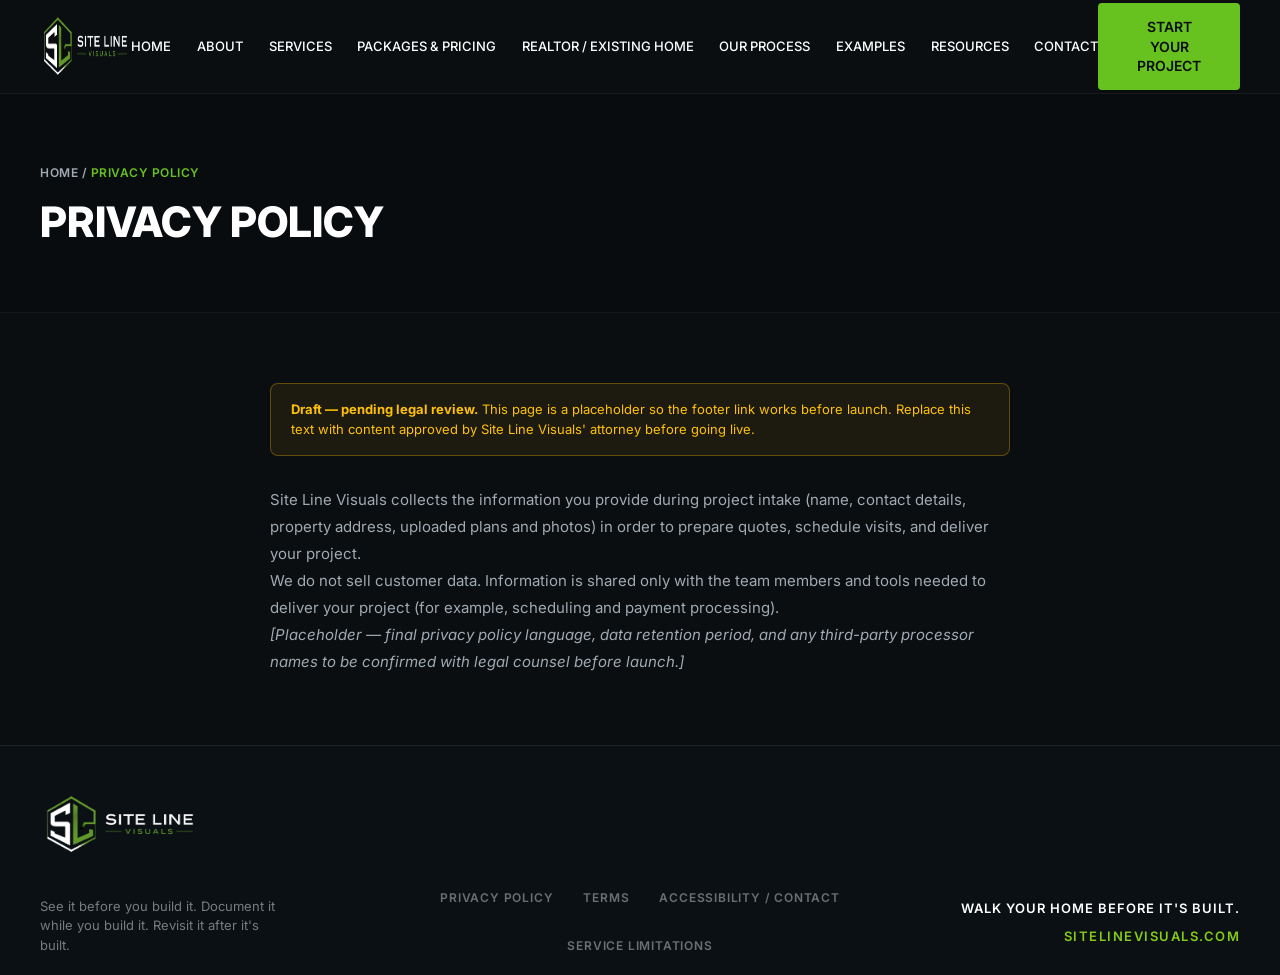
<file: privacy.html>
<!DOCTYPE html>
<html lang="en">
<head>
    <meta charset="UTF-8">
    <meta name="viewport" content="width=device-width, initial-scale=1.0">
    <title>Privacy Policy | Site Line Visuals</title>
    <meta name="description" content="Privacy Policy for Site Line Visuals.">
    <meta name="robots" content="noindex">
    <link rel="icon" href="images/logo.png">
    <link rel="preconnect" href="https://fonts.googleapis.com">
    <link rel="preconnect" href="https://fonts.gstatic.com" crossorigin>
    <link href="https://fonts.googleapis.com/css2?family=Inter:wght@400;500;600;700;800&display=swap" rel="stylesheet">
    <link rel="stylesheet" href="css/style.css?v=1788111072">
</head>
<body>
    <header class="header">
        <div class="container header-inner">
            <a href="index.html" class="logo"><img src="images/logo.png" alt="Site Line Visuals" height="120"></a>
            <nav class="main-nav" id="mainNav">
                <ul class="nav-list">
                    <li><a href="index.html">HOME</a></li>
                    <li><a href="about.html">ABOUT</a></li>
                    <li><a href="services.html">SERVICES</a></li>
                    <li><a href="packages.html">PACKAGES & PRICING</a></li>
                    <li><a href="realtor.html">REALTOR / EXISTING HOME</a></li>
                    <li><a href="our-process.html">OUR PROCESS</a></li>
                    <li><a href="examples.html">EXAMPLES</a></li>
                    <li><a href="resources.html">RESOURCES</a></li>
                    <li><a href="contact.html">CONTACT</a></li>
                </ul>
                <a href="https://script.google.com/a/macros/sitelinevisuals3d.com/s/AKfycbz71U5INv9AdQohMYs-zPgChKcAfuir9EBifocUbyRALp9pKCNi-VTh82mvklUXR22r/exec" class="btn btn-primary mobile-cta project-modal-trigger">START YOUR PROJECT</a>
            </nav>
            <a href="https://script.google.com/a/macros/sitelinevisuals3d.com/s/AKfycbz71U5INv9AdQohMYs-zPgChKcAfuir9EBifocUbyRALp9pKCNi-VTh82mvklUXR22r/exec" class="btn btn-primary desktop-cta project-modal-trigger">START YOUR PROJECT</a>
            <button class="hamburger" id="hamburgerBtn" aria-label="Toggle menu" aria-expanded="false"><span></span><span></span><span></span></button>
        </div>
    </header>
    <div class="nav-overlay" id="navOverlay"></div>

    <section class="page-hero">
        <div class="container">
            <div class="breadcrumb">Home / <span class="crumb-current">Privacy Policy</span></div>
            <h1>Privacy Policy</h1>
        </div>
    </section>

    <section class="content-section">
        <div class="container" style="max-width: 820px;">
            <div style="background: rgba(255,193,7,0.08); border: 1px solid rgba(255,193,7,0.3); border-radius: 8px; padding: 16px 20px; margin-bottom: 30px; color: #ffc107; font-size: 13px;">
                <strong>Draft — pending legal review.</strong> This page is a placeholder so the footer link works before launch. Replace this text with content approved by Site Line Visuals' attorney before going live.
            </div>
            <div style="color: var(--text-gray); font-size: 15px; line-height: 1.8;">
                <p>Site Line Visuals collects the information you provide during project intake (name, contact details, property address, uploaded plans and photos) in order to prepare quotes, schedule visits, and deliver your project.</p>
                <p>We do not sell customer data. Information is shared only with the team members and tools needed to deliver your project (for example, scheduling and payment processing).</p>
                <p><em>[Placeholder — final privacy policy language, data retention period, and any third-party processor names to be confirmed with legal counsel before launch.]</em></p>
            </div>
        </div>
    </section>

    <div id="projectModal" class="modal-overlay">
        <div class="modal-content form-modal-wrapper">
            <div class="form-modal-inner">
                <button id="projectModalClose" class="form-modal-close">&times;</button>
                <div class="form-modal-iframe-wrap">
                    <iframe src="https://script.google.com/a/macros/sitelinevisuals3d.com/s/AKfycbz71U5INv9AdQohMYs-zPgChKcAfuir9EBifocUbyRALp9pKCNi-VTh82mvklUXR22r/exec" class="form-modal-iframe" scrolling="no" frameborder="0"></iframe>
                </div>
            </div>
        </div>
    </div>

    <footer class="site-footer">
        <div class="container footer-container">
            <div class="footer-logo">
                <img src="images/logo.png" alt="Site Line Visuals" width="160">
                <p class="footer-value-line">See it before you build it. Document it while you build it. Revisit it after it's built.</p>
            </div>
            <div class="footer-legal-links">
                <a href="privacy.html">Privacy Policy</a>
                <a href="terms.html">Terms</a>
                <a href="accessibility.html">Accessibility / Contact</a>
                <a href="service-limitations.html">Service Limitations</a>
            </div>
            <div class="footer-tagline">
                <p>WALK YOUR HOME BEFORE IT'S BUILT.</p>
                <a href="https://sitelinevisuals.com" target="_blank">SITELINEVISUALS.COM</a>
            </div>
        </div>
    </footer>
    <script src="js/main.js?v=1788111069"></script>
</body>
</html>
</file>
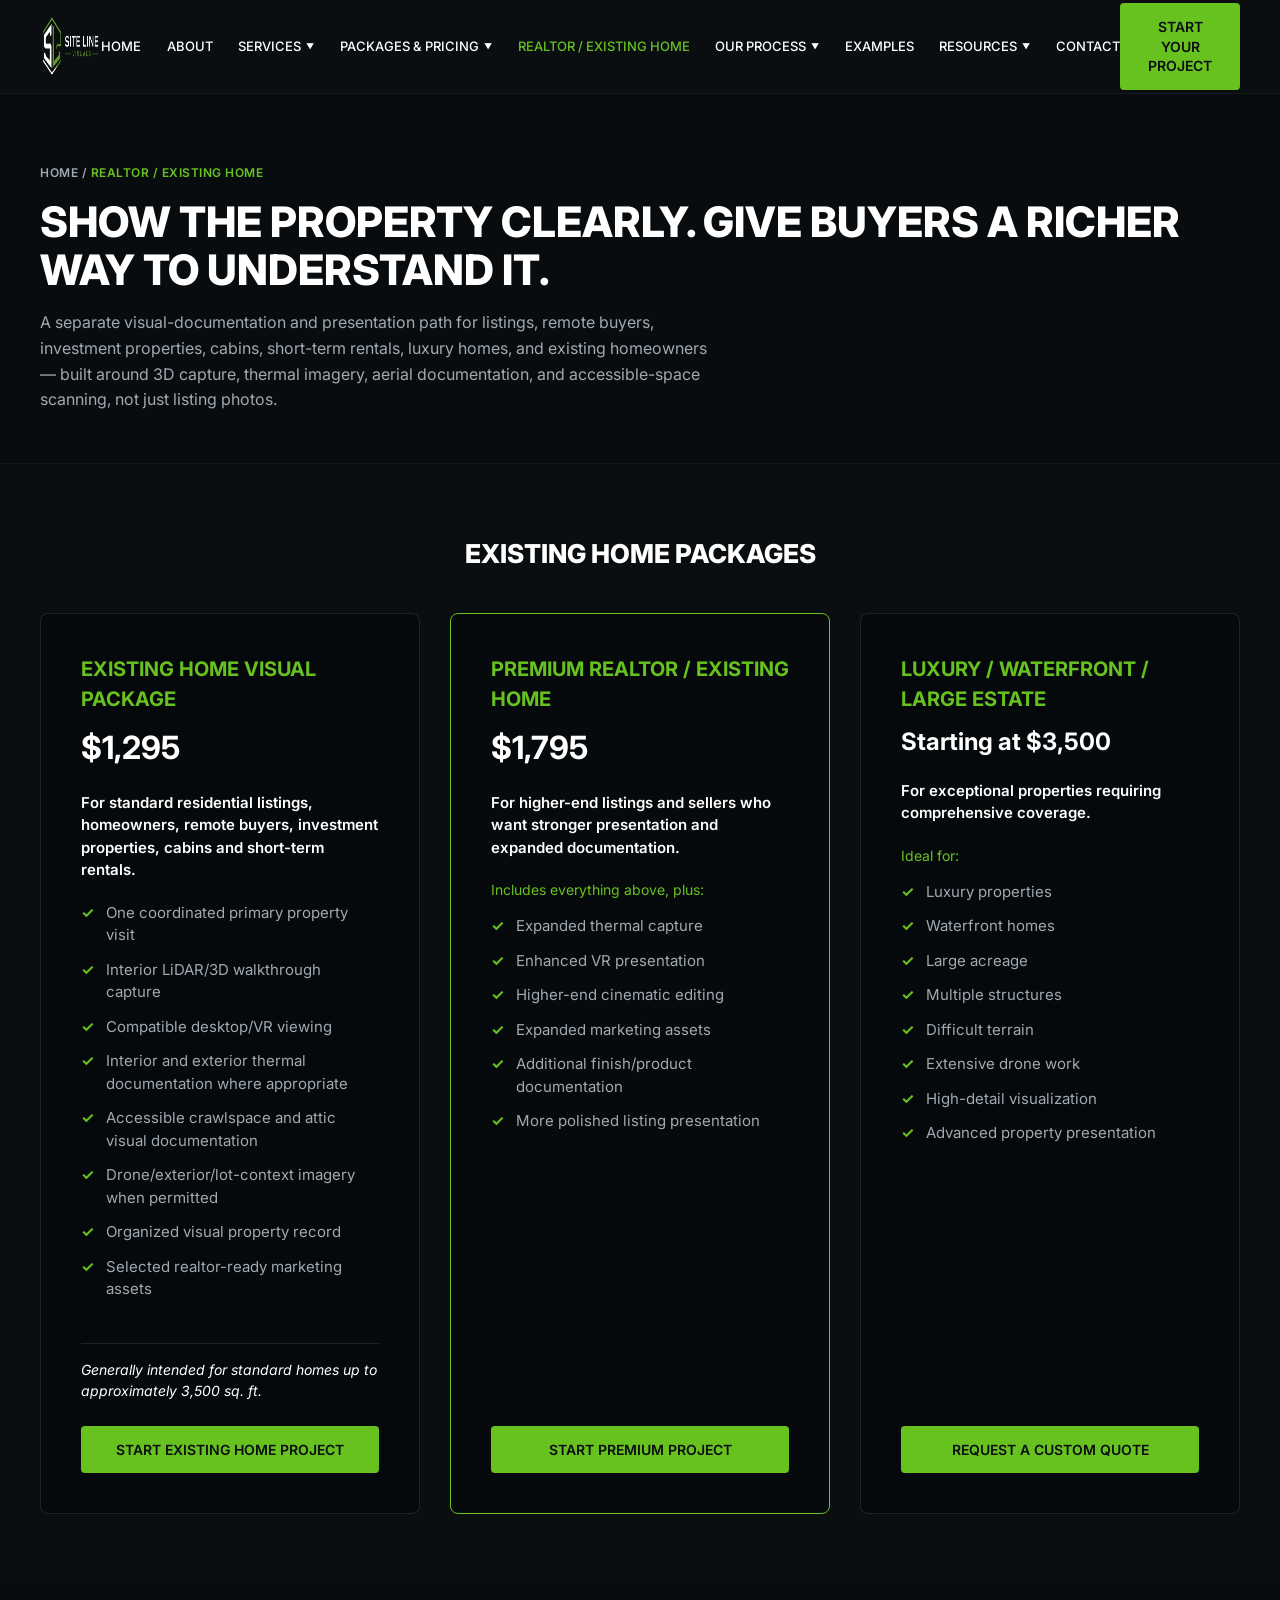
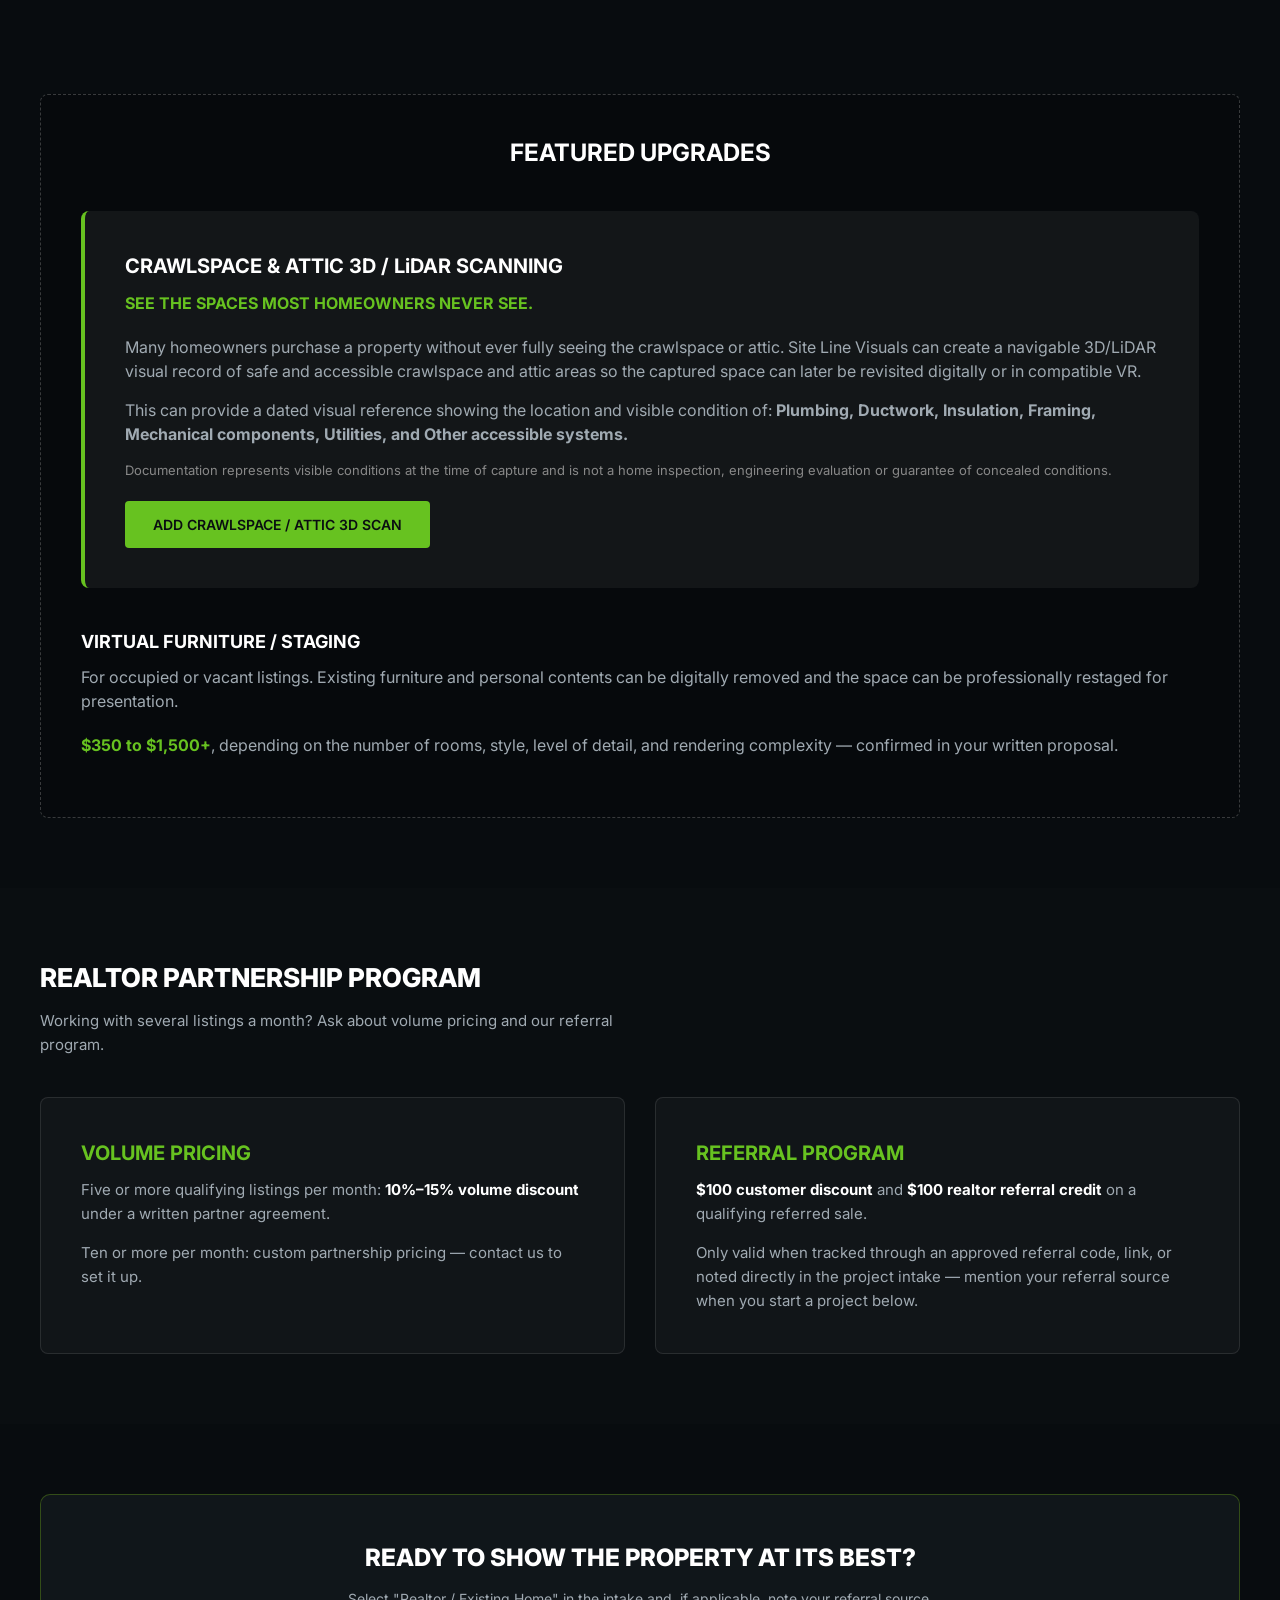
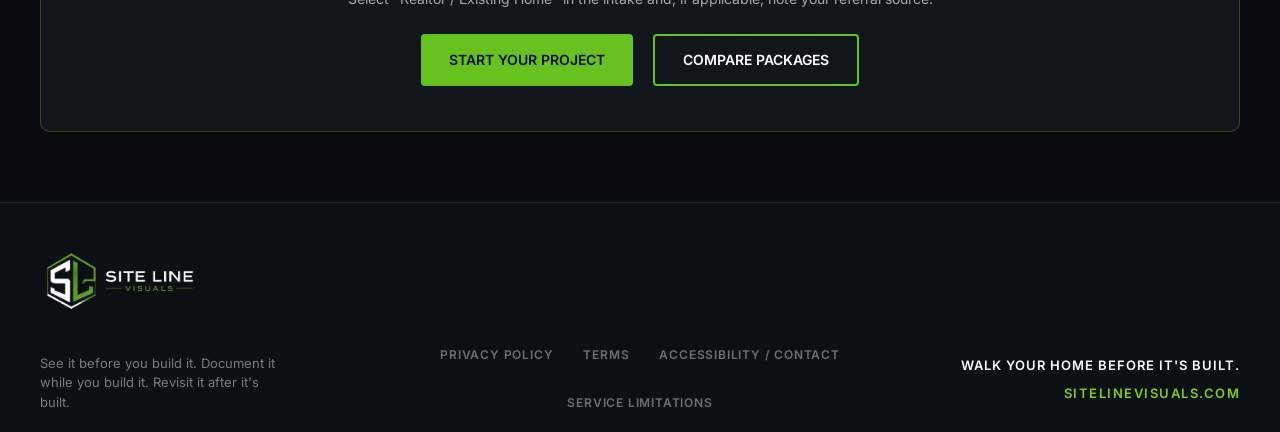
<file: realtor.html>
<!DOCTYPE html>
<html lang="en">
<head>
    <meta charset="UTF-8">
    <meta name="viewport" content="width=device-width, initial-scale=1.0">
    <title>Realtor / Existing Home | Site Line Visuals</title>
    <meta name="description" content="A separate visual-documentation and presentation path for listings, remote buyers, investment properties, cabins, short-term rentals, and luxury homes.">
    <link rel="canonical" href="https://sitelinevisuals.com/realtor.html">
    <link rel="icon" href="images/logo.png">

    <link rel="preconnect" href="https://fonts.googleapis.com">
    <link rel="preconnect" href="https://fonts.gstatic.com" crossorigin>
    <link href="https://fonts.googleapis.com/css2?family=Inter:wght@400;500;600;700;800&display=swap" rel="stylesheet">

    <link rel="stylesheet" href="css/style.css?v=1788111072">
</head>
<body>
    <!-- HEADER -->
    <header class="header">
        <div class="container header-inner">

            <a href="index.html" class="logo">
                <img src="images/logo.png" alt="Site Line Visuals" height="120">
            </a>

            <nav class="main-nav" id="mainNav">
                <ul class="nav-list">
                    <li><a href="index.html">HOME</a></li>
                    <li><a href="about.html">ABOUT</a></li>

                    <li class="has-dropdown">
                        <a href="services.html" class="dropdown-toggle">SERVICES <span class="arrow">▼</span></a>
                        <ul class="dropdown-menu">
                            <li><a href="services.html#3d-models">3D Models</a></li>
                            <li><a href="services.html#vr-walkthroughs">VR Walkthroughs</a></li>
                            <li><a href="services.html#drone-imagery">Drone Imagery</a></li>
                            <li><a href="services.html#thermal-imaging">Thermal Imaging</a></li>
                            <li><a href="services.html#lidar-3d-scanning">LiDAR & 3D Scanning</a></li>
                            <li><a href="services.html#photorealistic-visualization">Photorealistic Visualization</a></li>
                        </ul>
                    </li>

                    <li class="has-dropdown">
                        <a href="packages.html" class="dropdown-toggle">PACKAGES & PRICING <span class="arrow">▼</span></a>
                        <ul class="dropdown-menu">
                            <li><a href="packages.html#new-construction">New Construction Packages</a></li>
                            <li><a href="packages.html#realtor-existing">Realtor / Existing Home Packages</a></li>
                            <li><a href="packages.html#upgrades">Upgrades & Add-Ons</a></li>
                            <li><a href="packages.html#compare">Compare Packages</a></li>
                        </ul>
                    </li>

                    <li><a href="realtor.html" class="active">REALTOR / EXISTING HOME</a></li>

                    <li class="has-dropdown">
                        <a href="our-process.html" class="dropdown-toggle">OUR PROCESS <span class="arrow">▼</span></a>
                        <ul class="dropdown-menu">
                            <li><a href="our-process.html#how-it-works">How It Works</a></li>
                            <li><a href="our-process.html#timeline">Project Timeline</a></li>
                            <li><a href="our-process.html#deliverables">Deliverables</a></li>
                            <li><a href="our-process.html#technology">Technology</a></li>
                        </ul>
                    </li>

                    <li><a href="examples.html">EXAMPLES</a></li>

                    <li class="has-dropdown">
                        <a href="resources.html" class="dropdown-toggle">RESOURCES <span class="arrow">▼</span></a>
                        <ul class="dropdown-menu">
                            <li><a href="resources.html#photo-guides">Photo Guides</a></li>
                            <li><a href="resources.html#faq">FAQ</a></li>
                            <li><a href="resources.html#insights">Insights & Resources</a></li>
                        </ul>
                    </li>

                    <li><a href="contact.html">CONTACT</a></li>
                </ul>

                <a href="https://script.google.com/a/macros/sitelinevisuals3d.com/s/AKfycbz71U5INv9AdQohMYs-zPgChKcAfuir9EBifocUbyRALp9pKCNi-VTh82mvklUXR22r/exec" class="btn btn-primary mobile-cta project-modal-trigger">START YOUR PROJECT</a>
            </nav>

            <a href="https://script.google.com/a/macros/sitelinevisuals3d.com/s/AKfycbz71U5INv9AdQohMYs-zPgChKcAfuir9EBifocUbyRALp9pKCNi-VTh82mvklUXR22r/exec" class="btn btn-primary desktop-cta project-modal-trigger">START YOUR PROJECT</a>

            <button class="hamburger" id="hamburgerBtn" aria-label="Toggle menu" aria-expanded="false">
                <span></span><span></span><span></span>
            </button>
        </div>
    </header>

    <div class="nav-overlay" id="navOverlay"></div>

    <!-- PAGE HERO -->
    <section class="page-hero">
        <div class="container">
            <div class="breadcrumb">Home / <span class="crumb-current">Realtor / Existing Home</span></div>
            <h1>SHOW THE PROPERTY CLEARLY. GIVE BUYERS A RICHER WAY TO UNDERSTAND IT.</h1>
            <p>A separate visual-documentation and presentation path for listings, remote buyers, investment properties, cabins, short-term rentals, luxury homes, and existing homeowners — built around 3D capture, thermal imagery, aerial documentation, and accessible-space scanning, not just listing photos.</p>
        </div>
    </section>

    <!-- PRICING -->
    <section class="content-section" id="pricing">
        <div class="container">
            <h2 class="section-heading packages-section-heading">EXISTING HOME PACKAGES</h2>

            <div class="pricing-grid">
                <div class="pricing-card reveal dark-bg">
                    <h3>Existing Home Visual Package</h3>
                    <div class="price">$1,295</div>
                    <div class="target-audience">For standard residential listings, homeowners, remote buyers, investment properties, cabins and short-term rentals.</div>
                    <ul>
                        <li>One coordinated primary property visit</li>
                        <li>Interior LiDAR/3D walkthrough capture</li>
                        <li>Compatible desktop/VR viewing</li>
                        <li>Interior and exterior thermal documentation where appropriate</li>
                        <li>Accessible crawlspace and attic visual documentation</li>
                        <li>Drone/exterior/lot-context imagery when permitted</li>
                        <li>Organized visual property record</li>
                        <li>Selected realtor-ready marketing assets</li>
                    </ul>
                    <div class="best-for">Generally intended for standard homes up to approximately 3,500 sq. ft.</div>
                    <a href="https://script.google.com/a/macros/sitelinevisuals3d.com/s/AKfycbz71U5INv9AdQohMYs-zPgChKcAfuir9EBifocUbyRALp9pKCNi-VTh82mvklUXR22r/exec" class="btn btn-primary project-modal-trigger pricing-btn">START EXISTING HOME PROJECT</a>
                </div>

                <div class="pricing-card reveal dark-bg featured-card">
                    <h3>Premium Realtor / Existing Home</h3>
                    <div class="price">$1,795</div>
                    <div class="target-audience">For higher-end listings and sellers who want stronger presentation and expanded documentation.</div>
                    <p class="pricing-card-highlight">Includes everything above, plus:</p>
                    <ul>
                        <li>Expanded thermal capture</li>
                        <li>Enhanced VR presentation</li>
                        <li>Higher-end cinematic editing</li>
                        <li>Expanded marketing assets</li>
                        <li>Additional finish/product documentation</li>
                        <li>More polished listing presentation</li>
                    </ul>
                    <a href="https://script.google.com/a/macros/sitelinevisuals3d.com/s/AKfycbz71U5INv9AdQohMYs-zPgChKcAfuir9EBifocUbyRALp9pKCNi-VTh82mvklUXR22r/exec" class="btn btn-primary project-modal-trigger pricing-btn">START PREMIUM PROJECT</a>
                </div>

                <div class="pricing-card reveal dark-bg">
                    <h3>Luxury / Waterfront / Large Estate</h3>
                    <div class="price price-text">Starting at $3,500</div>
                    <div class="target-audience">For exceptional properties requiring comprehensive coverage.</div>
                    <p class="pricing-card-highlight">Ideal for:</p>
                    <ul>
                        <li>Luxury properties</li>
                        <li>Waterfront homes</li>
                        <li>Large acreage</li>
                        <li>Multiple structures</li>
                        <li>Difficult terrain</li>
                        <li>Extensive drone work</li>
                        <li>High-detail visualization</li>
                        <li>Advanced property presentation</li>
                    </ul>
                    <a href="https://script.google.com/a/macros/sitelinevisuals3d.com/s/AKfycbz71U5INv9AdQohMYs-zPgChKcAfuir9EBifocUbyRALp9pKCNi-VTh82mvklUXR22r/exec" class="btn btn-primary project-modal-trigger pricing-btn">REQUEST A CUSTOM QUOTE</a>
                </div>
            </div>
        </div>
    </section>

    <!-- UPGRADES -->
    <section class="content-section alt-bg">
        <div class="container">
            <div class="upgrade-section reveal">
                <h3 class="upgrade-title" style="margin-bottom: 40px;">FEATURED UPGRADES</h3>

                <div class="realtor-featured-upgrade">
                    <h4 class="rf-upgrade-title">CRAWLSPACE & ATTIC 3D / LiDAR SCANNING</h4>
                    <p class="rf-upgrade-subtitle">SEE THE SPACES MOST HOMEOWNERS NEVER SEE.</p>
                    <p class="rf-upgrade-desc">Many homeowners purchase a property without ever fully seeing the crawlspace or attic. Site Line Visuals can create a navigable 3D/LiDAR visual record of safe and accessible crawlspace and attic areas so the captured space can later be revisited digitally or in compatible VR.</p>
                    <p class="rf-upgrade-desc">This can provide a dated visual reference showing the location and visible condition of: <strong>Plumbing, Ductwork, Insulation, Framing, Mechanical components, Utilities, and Other accessible systems.</strong></p>
                    <p class="rf-upgrade-disclaimer">Documentation represents visible conditions at the time of capture and is not a home inspection, engineering evaluation or guarantee of concealed conditions.</p>
                    <a href="https://script.google.com/a/macros/sitelinevisuals3d.com/s/AKfycbz71U5INv9AdQohMYs-zPgChKcAfuir9EBifocUbyRALp9pKCNi-VTh82mvklUXR22r/exec" class="btn btn-primary project-modal-trigger">ADD CRAWLSPACE / ATTIC 3D SCAN</a>
                </div>

                <div>
                    <h4 class="upgrade-item-title">VIRTUAL FURNITURE / STAGING</h4>
                    <p class="upgrade-item-desc">For occupied or vacant listings. Existing furniture and personal contents can be digitally removed and the space can be professionally restaged for presentation.</p>
                    <p class="upgrade-item-desc"><strong class="text-green">$350 to $1,500+</strong>, depending on the number of rooms, style, level of detail, and rendering complexity — confirmed in your written proposal.</p>
                </div>
            </div>
        </div>
    </section>

    <!-- REALTOR PARTNERSHIP / REFERRAL PROGRAM -->
    <section class="content-section">
        <div class="container">
            <h2 class="section-heading">REALTOR PARTNERSHIP PROGRAM</h2>
            <p class="section-subheading">Working with several listings a month? Ask about volume pricing and our referral program.</p>

            <div class="pricing-grid" style="margin-top: 0;">
                <div class="pricing-card reveal">
                    <h3>Volume Pricing</h3>
                    <p style="color: var(--text-gray); font-size: 15px; line-height: 1.6; margin-bottom: 15px;">Five or more qualifying listings per month: <strong style="color:#fff;">10%–15% volume discount</strong> under a written partner agreement.</p>
                    <p style="color: var(--text-gray); font-size: 15px; line-height: 1.6;">Ten or more per month: custom partnership pricing — contact us to set it up.</p>
                </div>
                <div class="pricing-card reveal">
                    <h3>Referral Program</h3>
                    <p style="color: var(--text-gray); font-size: 15px; line-height: 1.6; margin-bottom: 15px;"><strong style="color:#fff;">$100 customer discount</strong> and <strong style="color:#fff;">$100 realtor referral credit</strong> on a qualifying referred sale.</p>
                    <p style="color: var(--text-gray); font-size: 15px; line-height: 1.6;">Only valid when tracked through an approved referral code, link, or noted directly in the project intake — mention your referral source when you start a project below.</p>
                </div>
            </div>
        </div>
    </section>

    <!-- CTA -->
    <section class="content-section alt-bg">
        <div class="container text-center">
            <div class="cta-banner reveal">
                <h2>READY TO SHOW THE PROPERTY AT ITS BEST?</h2>
                <p>Select "Realtor / Existing Home" in the intake and, if applicable, note your referral source.</p>
                <div class="cta-buttons">
                    <a href="https://script.google.com/a/macros/sitelinevisuals3d.com/s/AKfycbz71U5INv9AdQohMYs-zPgChKcAfuir9EBifocUbyRALp9pKCNi-VTh82mvklUXR22r/exec" class="btn btn-primary project-modal-trigger">START YOUR PROJECT</a>
                    <a href="packages.html#realtor-existing" class="btn btn-outline-green">COMPARE PACKAGES</a>
                </div>
            </div>
        </div>
    </section>

    <!-- INTAKE FORM MODAL -->
    <div id="projectModal" class="modal-overlay">
        <div class="modal-content form-modal-wrapper">
            <div class="form-modal-inner">
                <button id="projectModalClose" class="form-modal-close">&times;</button>
                <div class="form-modal-iframe-wrap">
                    <iframe src="https://script.google.com/a/macros/sitelinevisuals3d.com/s/AKfycbz71U5INv9AdQohMYs-zPgChKcAfuir9EBifocUbyRALp9pKCNi-VTh82mvklUXR22r/exec" class="form-modal-iframe" scrolling="no" frameborder="0"></iframe>
                </div>
            </div>
        </div>
    </div>

    <!-- FOOTER -->
    <footer class="site-footer">
        <div class="container footer-container">
            <div class="footer-logo">
                <img src="images/logo.png" alt="Site Line Visuals" width="160">
                <p class="footer-value-line">See it before you build it. Document it while you build it. Revisit it after it's built.</p>
            </div>
            <div class="footer-legal-links">
                <a href="privacy.html">Privacy Policy</a>
                <a href="terms.html">Terms</a>
                <a href="accessibility.html">Accessibility / Contact</a>
                <a href="service-limitations.html">Service Limitations</a>
            </div>
            <div class="footer-tagline">
                <p>WALK YOUR HOME BEFORE IT'S BUILT.</p>
                <a href="https://sitelinevisuals.com" target="_blank">SITELINEVISUALS.COM</a>
            </div>
        </div>
    </footer>

    <script src="js/main.js?v=1788111069"></script>
</body>
</html>
</file>
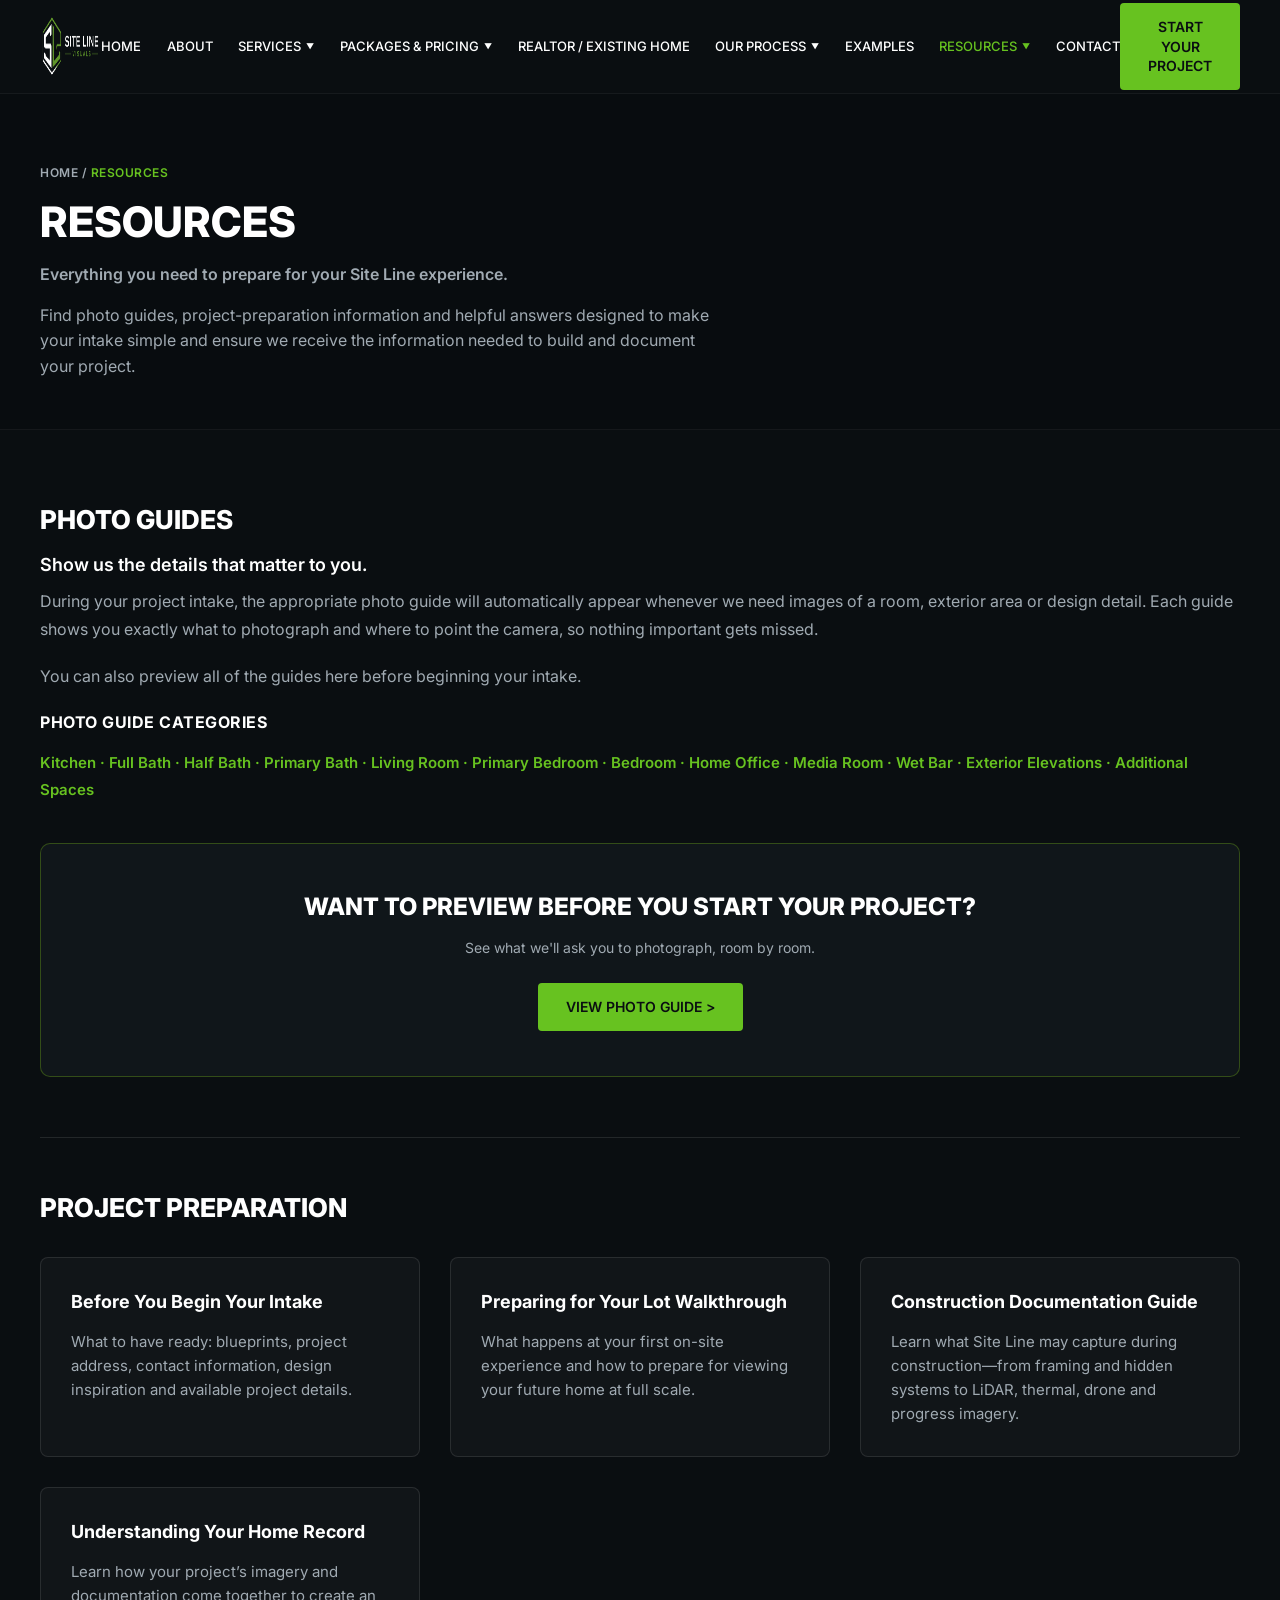
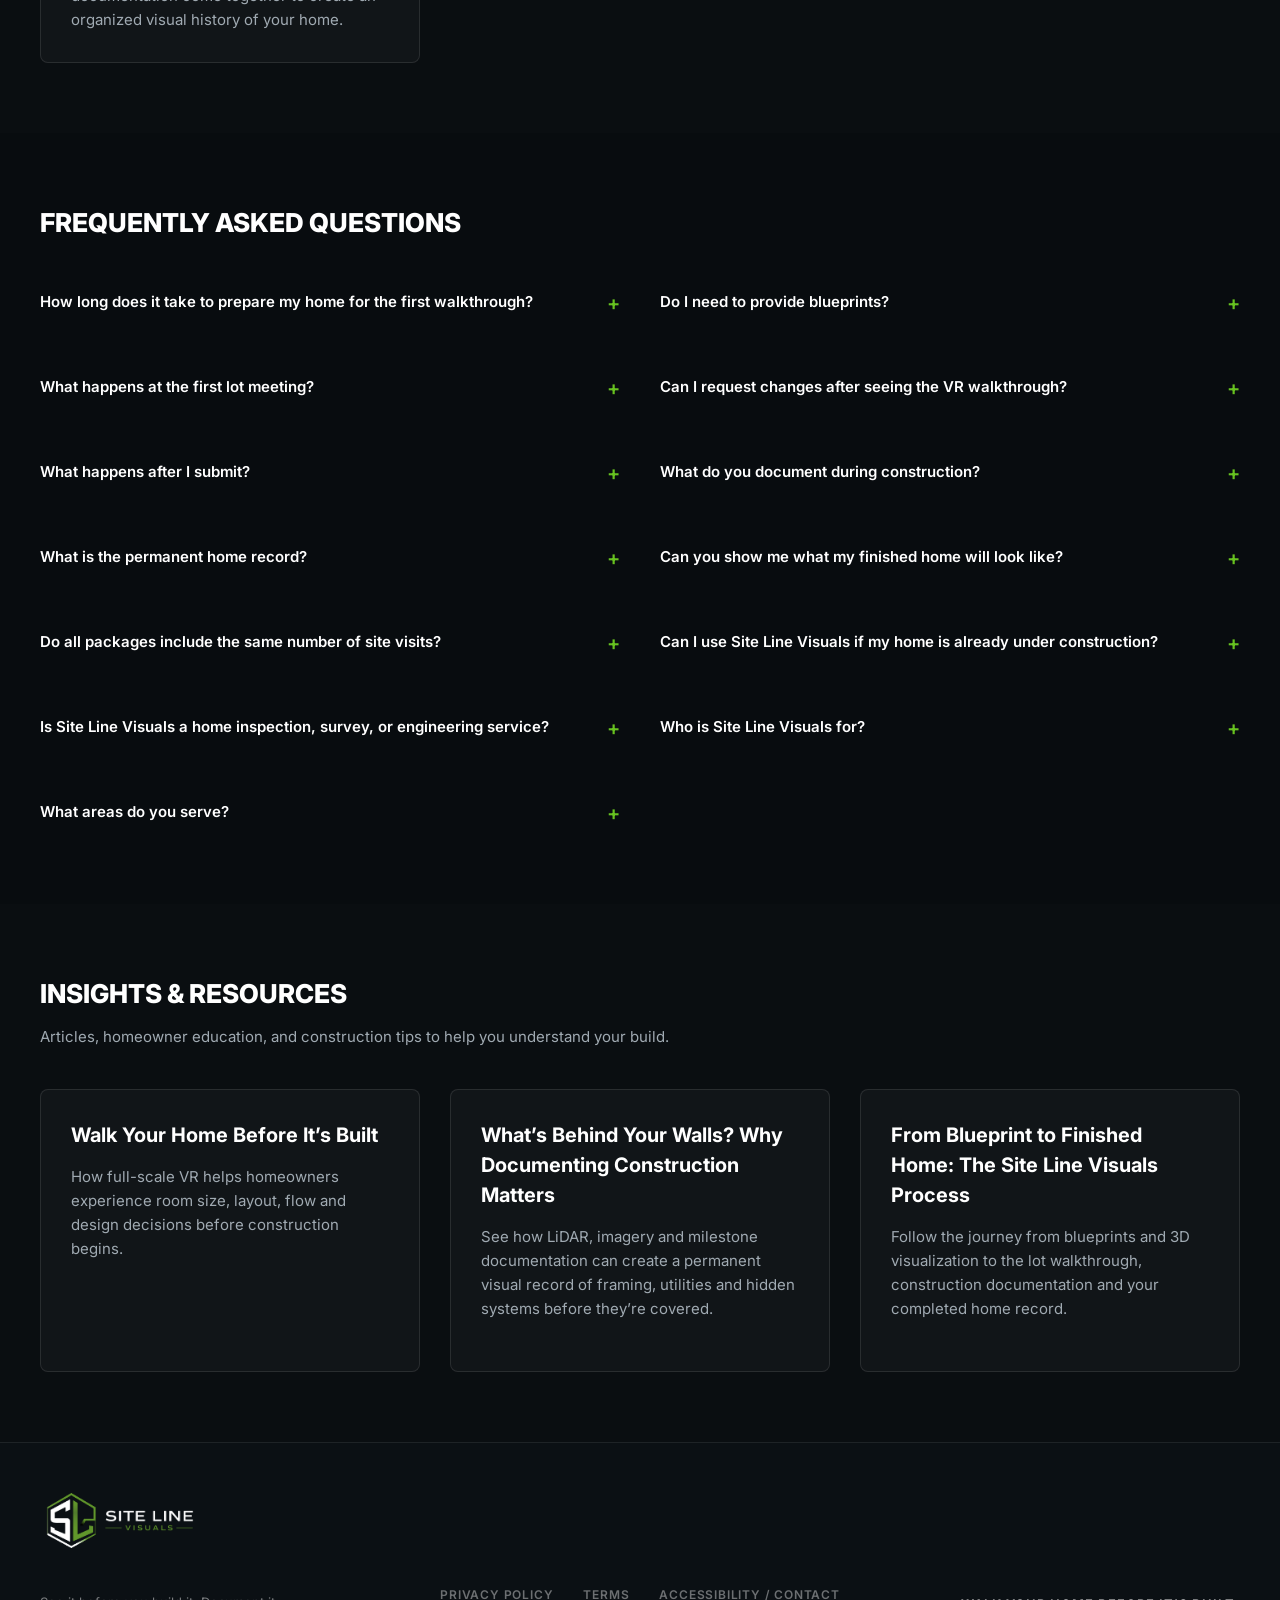
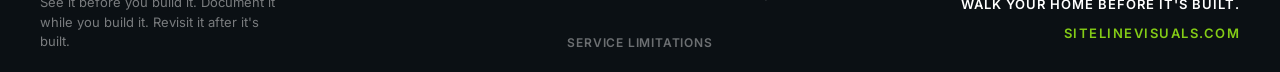
<file: resources.html>
<!DOCTYPE html>
<html lang="en">
<head>
    <meta charset="UTF-8">
    <meta name="viewport" content="width=device-width, initial-scale=1.0">
    <title>Resources & FAQ | Site Line Visuals</title>
    <meta name="description" content="Photo guides, project-preparation information, and frequently asked questions to help you get ready for your Site Line Visuals project.">
    <link rel="canonical" href="https://sitelinevisuals.com/resources.html">
    <link rel="icon" href="images/logo.png">

    <link rel="preconnect" href="https://fonts.googleapis.com">
    <link rel="preconnect" href="https://fonts.gstatic.com" crossorigin>
    <link href="https://fonts.googleapis.com/css2?family=Inter:wght@400;500;600;700;800&display=swap" rel="stylesheet">

    <link rel="stylesheet" href="css/style.css?v=1788111072">
</head>
<body>
<!-- HEADER -->
    <header class="header">
        <div class="container header-inner">

            <a href="index.html" class="logo">
                <img src="images/logo.png" alt="Site Line Visuals" height="120">
            </a>

            <nav class="main-nav" id="mainNav">
                <ul class="nav-list">
                    <li><a href="index.html">HOME</a></li>
                    <li><a href="about.html">ABOUT</a></li>

                    <li class="has-dropdown">
                        <a href="services.html" class="dropdown-toggle">SERVICES <span class="arrow">▼</span></a>
                        <ul class="dropdown-menu">
                            <li><a href="services.html#3d-models">3D Models</a></li>
                            <li><a href="services.html#vr-walkthroughs">VR Walkthroughs</a></li>
                            <li><a href="services.html#drone-imagery">Drone Imagery</a></li>
                            <li><a href="services.html#thermal-imaging">Thermal Imaging</a></li>
                            <li><a href="services.html#lidar-3d-scanning">LiDAR & 3D Scanning</a></li>
                            <li><a href="services.html#photorealistic-visualization">Photorealistic Visualization</a></li>
                        </ul>
                    </li>

                    <li class="has-dropdown">
                        <a href="packages.html" class="dropdown-toggle">PACKAGES & PRICING <span class="arrow">▼</span></a>
                        <ul class="dropdown-menu">
                            <li><a href="packages.html#new-construction">New Construction Packages</a></li>
                            <li><a href="packages.html#realtor-existing">Realtor / Existing Home Packages</a></li>
                            <li><a href="packages.html#upgrades">Upgrades & Add-Ons</a></li>
                            <li><a href="packages.html#compare">Compare Packages</a></li>
                        </ul>
                    </li>

                    <li><a href="realtor.html">REALTOR / EXISTING HOME</a></li>

                    <li class="has-dropdown">
                        <a href="our-process.html" class="dropdown-toggle">OUR PROCESS <span class="arrow">▼</span></a>
                        <ul class="dropdown-menu">
                            <li><a href="our-process.html#how-it-works">How It Works</a></li>
                            <li><a href="our-process.html#journey">The Full Journey</a></li>
                            <li><a href="our-process.html#deliverables">Deliverables</a></li>
                            <li><a href="our-process.html#technology">Technology</a></li>
                        </ul>
                    </li>

                    <li><a href="examples.html">EXAMPLES</a></li>

                    <li class="has-dropdown">
                        <a href="resources.html" class="active dropdown-toggle">RESOURCES <span class="arrow">▼</span></a>
                        <ul class="dropdown-menu">
                            <li><a href="resources.html#photo-guides">Photo Guides</a></li>
                            <li><a href="resources.html#faq">FAQ</a></li>
                        </ul>
                    </li>

                    <li><a href="contact.html">CONTACT</a></li>
                </ul>

                <a href="https://script.google.com/a/macros/sitelinevisuals3d.com/s/AKfycbz71U5INv9AdQohMYs-zPgChKcAfuir9EBifocUbyRALp9pKCNi-VTh82mvklUXR22r/exec" class="btn btn-primary mobile-cta project-modal-trigger">START YOUR PROJECT</a>
            </nav>

            <a href="https://script.google.com/a/macros/sitelinevisuals3d.com/s/AKfycbz71U5INv9AdQohMYs-zPgChKcAfuir9EBifocUbyRALp9pKCNi-VTh82mvklUXR22r/exec" class="btn btn-primary desktop-cta project-modal-trigger">START YOUR PROJECT</a>

            <button class="hamburger" id="hamburgerBtn" aria-label="Toggle menu" aria-expanded="false">
                <span></span>
                <span></span>
                <span></span>
            </button>

        </div>
    </header>

    <div class="nav-overlay" id="navOverlay"></div>

    <section class="page-hero">
        <div class="container">
            <div class="breadcrumb">Home / <span class="crumb-current">Resources</span></div>
            <h1 class="resources-hero-title">RESOURCES</h1>
            <p class="resources-hero-subtitle">Everything you need to prepare for your Site Line experience.</p>
            <p class="resources-hero-desc">Find photo guides, project-preparation information and helpful answers designed to make your intake simple and ensure we receive the information needed to build and document your project.</p>
        </div>
    </section>

    <!-- PHOTO GUIDES & PROJECT PREPARATION -->
    <section class="content-section" id="photo-guides">
        <div class="container">
            <h2 class="section-heading">Photo Guides</h2>
            <p class="pg-subtitle">Show us the details that matter to you.</p>
            <p class="pg-desc">
                During your project intake, the appropriate photo guide will automatically appear whenever we need images of a room, exterior area or design detail. Each guide shows you exactly what to photograph and where to point the camera, so nothing important gets missed.
            </p>
            <p class="pg-desc pg-desc-mb-30">
                You can also preview all of the guides here before beginning your intake.
            </p>

            <div class="pg-categories-wrap">
                <h4 class="pg-categories-title">Photo Guide Categories</h4>
                <p class="pg-categories-list">
                    Kitchen · Full Bath · Half Bath · Primary Bath · Living Room · Primary Bedroom · Bedroom · Home Office · Media Room · Wet Bar · Exterior Elevations · Additional Spaces
                </p>
            </div>

            <div class="cta-banner pg-cta-banner">
                <h2 class="pg-cta-title">Want to preview before you start your project?</h2>
                <p class="pg-cta-desc">See what we'll ask you to photograph, room by room.</p>
                <button type="button" class="btn btn-primary" id="pgTriggerBtn">VIEW PHOTO GUIDE &gt;</button>
            </div>

            <!-- PROJECT PREPARATION SECTION -->
            <div id="project-preparation" class="prep-section">
                <h2 class="section-heading">Project Preparation</h2>
                
                <div class="prep-grid">
                    <div class="prep-card reveal">
                        <h4 class="prep-card-title">Before You Begin Your Intake</h4>
                        <p class="prep-card-desc">What to have ready: blueprints, project address, contact information, design inspiration and available project details.</p>
                    </div>

                    <div class="prep-card reveal">
                        <h4 class="prep-card-title">Preparing for Your Lot Walkthrough</h4>
                        <p class="prep-card-desc">What happens at your first on-site experience and how to prepare for viewing your future home at full scale.</p>
                    </div>

                    <div class="prep-card reveal">
                        <h4 class="prep-card-title">Construction Documentation Guide</h4>
                        <p class="prep-card-desc">Learn what Site Line may capture during construction—from framing and hidden systems to LiDAR, thermal, drone and progress imagery.</p>
                    </div>

                    <div class="prep-card reveal">
                        <h4 class="prep-card-title">Understanding Your Home Record</h4>
                        <p class="prep-card-desc">Learn how your project’s imagery and documentation come together to create an organized visual history of your home.</p>
                    </div>
                </div>
            </div>

        </div>
    </section>

    <!-- FAQ SECTION -->
    <section class="content-section alt-bg" id="faq">
        <div class="container">
            <h2 class="section-heading">Frequently Asked Questions</h2>

            <div class="faq-list">
                <details class="faq-item reveal">
                    <summary>How long does it take to prepare my home for the first walkthrough?</summary>
                    <p>Timing is confirmed in your written proposal based on project size, plan quality, selected services, access, and construction schedule. As a general guide, allow approximately three weeks for initial 3D preparation once we receive complete blueprints and intake information; larger or more complex projects may take longer.</p>
                </details>
                <details class="faq-item reveal">
                    <summary>Do I need to provide blueprints?</summary>
                    <p>Plans are normally needed for pre-construction modeling — you'll upload them and complete our guided intake. Existing-home and documentation services may use field capture and other approved sources instead.</p>
                </details>
                <details class="faq-item reveal">
                    <summary>What happens at the first lot meeting?</summary>
                    <p>We bring your prepared home model to the property and establish its planned location and orientation. You can then experience the home at full scale in VR, helping you understand the layout, room relationships, views and overall feel before construction begins.</p>
                </details>
                <details class="faq-item reveal">
                    <summary>Can I request changes after seeing the VR walkthrough?</summary>
                    <p>Yes. Corrections and customer-requested scope changes are handled differently, with price and schedule effects confirmed in writing. We can document requested visualization changes; architectural, structural or construction changes must be approved and incorporated into the plans by the appropriate project professionals.</p>
                </details>
                <details class="faq-item reveal">
                    <summary>What happens after I submit?</summary>
                    <p>The team reviews the submission, requests missing information if needed, prepares the proposal, and sends the approved Square payment request before scheduling and production are released.</p>
                </details>
                <details class="faq-item reveal">
                    <summary>What do you document during construction?</summary>
                    <p>Depending on the package and stage of construction, documentation can include 3D/LiDAR scanning, framing and hidden systems, thermal imagery, drone imagery, crawlspaces, utilities, insulation, finishes and major construction milestones.</p>
                </details>
                <details class="faq-item reveal">
                    <summary>What is the permanent home record?</summary>
                    <p>Instead of construction photos being scattered across phones, texts and emails, Site Line organizes your project’s visual documentation into a lasting record—giving you a reference for how your home was built, including important areas that may later be concealed behind finished surfaces.</p>
                </details>
                <details class="faq-item reveal">
                    <summary>Can you show me what my finished home will look like?</summary>
                    <p>Yes. High-end photorealistic visualization can show interiors and exteriors with selected materials, finishes, fixtures and design details, allowing you to better visualize the finished home before those decisions are finalized. This is a priced add-on unless included in your written proposal.</p>
                </details>
                <details class="faq-item reveal">
                    <summary>Do all packages include the same number of site visits?</summary>
                    <p>No. The number and frequency of visits depend on the package you select. We offer options ranging from essential milestone documentation to frequent active-build monitoring, with custom scheduling available for larger or more complex projects.</p>
                </details>
                <details class="faq-item reveal">
                    <summary>Can I use Site Line Visuals if my home is already under construction?</summary>
                    <p>Yes. While starting with the blueprints provides the most complete experience, Site Line can also document an active construction project depending on its current stage and the services needed.</p>
                </details>
                <details class="faq-item reveal">
                    <summary>Is Site Line Visuals a home inspection, survey, or engineering service?</summary>
                    <p>No. Site Line Visuals provides visualization and construction documentation. Our services do not replace your architect, engineer, contractor, surveyor, governmental inspection or other licensed professionals.</p>
                </details>
                <details class="faq-item reveal">
                    <summary>Who is Site Line Visuals for?</summary>
                    <p>Our services are designed for homeowners, custom-home builders, realtors, developers, investors and remote clients who want greater visual understanding and documentation of a property or construction project.</p>
                </details>
                <details class="faq-item reveal">
                    <summary>What areas do you serve?</summary>
                    <p>North Idaho launch area, centered on Coeur d'Alene, Post Falls, Sandpoint, the Silver Valley, Priest River, and nearby communities. Use the <a href="index.html#zipChecker" style="color: var(--primary-green);">ZIP checker</a> on our homepage for a project-specific answer.</p>
                </details>
            </div>
        </div>
    </section>

    <!-- INSIGHTS & RESOURCES SECTION -->
    <section class="content-section" id="insights">
        <div class="container">
            <h2 class="section-heading">Insights & Resources</h2>
            <p class="section-subheading insights-subheading">Articles, homeowner education, and construction tips to help you understand your build.</p>
            
            <div class="insights-grid">
                
                <div class="insight-card reveal">
                    <div class="insight-card-inner">
                        <div>
                            <h4 class="insight-card-title">Walk Your Home Before It’s Built</h4>
                            <p class="insight-card-desc">How full-scale VR helps homeowners experience room size, layout, flow and design decisions before construction begins.</p>
                        </div>
                    </div>
                </div>

                <div class="insight-card reveal">
                    <div class="insight-card-inner">
                        <div>
                            <h4 class="insight-card-title">What’s Behind Your Walls? Why Documenting Construction Matters</h4>
                            <p class="insight-card-desc">See how LiDAR, imagery and milestone documentation can create a permanent visual record of framing, utilities and hidden systems before they’re covered.</p>
                        </div>
                    </div>
                </div>

                <div class="insight-card reveal">
                    <div class="insight-card-inner">
                        <div>
                            <h4 class="insight-card-title">From Blueprint to Finished Home: The Site Line Visuals Process</h4>
                            <p class="insight-card-desc">Follow the journey from blueprints and 3D visualization to the lot walkthrough, construction documentation and your completed home record.</p>
                        </div>
                    </div>
                </div>

            </div>
        </div>
    </section>

    <!-- PHOTO GUIDE MODAL -->
    <div class="pg-modal-overlay" id="pgModalOverlay">
        <div class="pg-modal" role="dialog" aria-modal="true" aria-label="Photo Guide">
            <button type="button" class="pg-modal-close" id="pgModalClose" aria-label="Close">×</button>
            <div class="pg-modal-tabs" id="pgModalTabs"></div>
            <div class="pg-modal-body" id="pgModalBody"></div>
        </div>
    </div>

    <!-- INTAKE FORM MODAL -->
    <div id="projectModal" class="modal-overlay">
        <div class="modal-content form-modal-wrapper">
            <div class="form-modal-inner">
                <button id="projectModalClose" class="form-modal-close">&times;</button>
                
                <div class="form-modal-iframe-wrap">
                    <iframe 
                        src="https://script.google.com/a/macros/sitelinevisuals3d.com/s/AKfycbz71U5INv9AdQohMYs-zPgChKcAfuir9EBifocUbyRALp9pKCNi-VTh82mvklUXR22r/exec" 
                        class="form-modal-iframe"
                        scrolling="no"
                        frameborder="0">
                    </iframe>
                </div>
            </div>
        </div>
    </div>

    <!-- FOOTER SECTION -->
    <footer class="site-footer">
        <div class="container footer-container">
            
            <div class="footer-logo">
                <img src="images/logo.png" alt="Site Line Visuals" width="160">
                <p class="footer-value-line">
                    See it before you build it. Document it while you build it. Revisit it after it's built.
                </p>
            </div>

            <div class="footer-legal-links">
                <a href="privacy.html">Privacy Policy</a>
                <a href="terms.html">Terms</a>
                <a href="accessibility.html">Accessibility / Contact</a>
                <a href="service-limitations.html">Service Limitations</a>
            </div>
            
            <div class="footer-tagline">
                <p>WALK YOUR HOME BEFORE IT'S BUILT.</p>
                <a href="https://sitelinevisuals.com" target="_blank">SITELINEVISUALS.COM</a>
            </div>

        </div>
    </footer>

    <script src="js/photo-guide-data.js?v=1788111069"></script>
    <script src="js/photo-guide.js?v=1788111069"></script>
    <script src="js/photo-guide-modal.js?v=1788111069"></script>
    <script src="js/main.js?v=1788111069"></script>
</body>
</html>
</file>
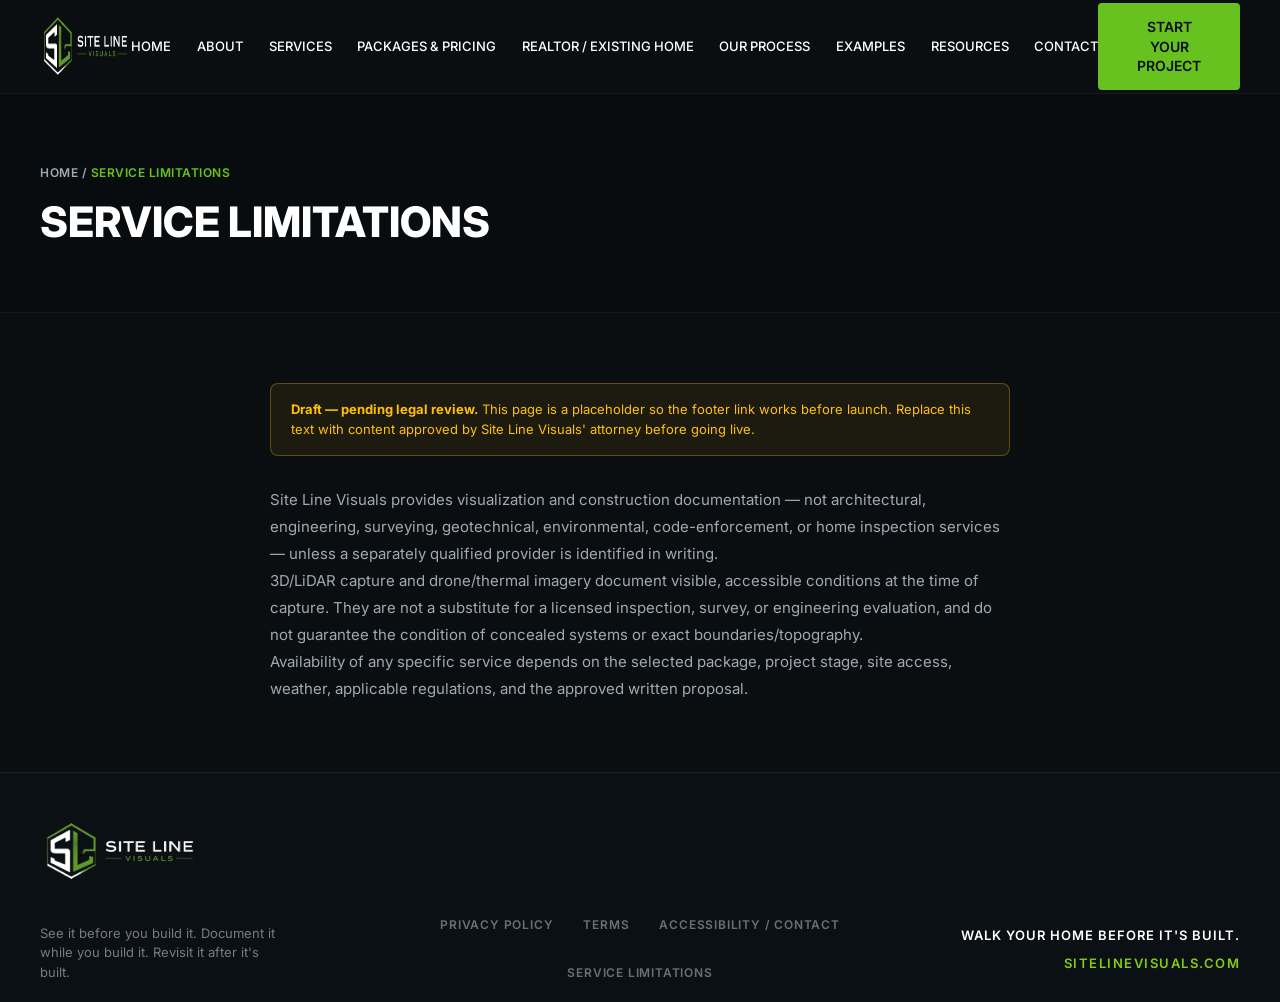
<file: service-limitations.html>
<!DOCTYPE html>
<html lang="en">
<head>
    <meta charset="UTF-8">
    <meta name="viewport" content="width=device-width, initial-scale=1.0">
    <title>Service Limitations | Site Line Visuals</title>
    <meta name="description" content="Service Limitations for Site Line Visuals.">
    <meta name="robots" content="noindex">
    <link rel="icon" href="images/logo.png">
    <link rel="preconnect" href="https://fonts.googleapis.com">
    <link rel="preconnect" href="https://fonts.gstatic.com" crossorigin>
    <link href="https://fonts.googleapis.com/css2?family=Inter:wght@400;500;600;700;800&display=swap" rel="stylesheet">
    <link rel="stylesheet" href="css/style.css?v=1788111072">
</head>
<body>
    <header class="header">
        <div class="container header-inner">
            <a href="index.html" class="logo"><img src="images/logo.png" alt="Site Line Visuals" height="120"></a>
            <nav class="main-nav" id="mainNav">
                <ul class="nav-list">
                    <li><a href="index.html">HOME</a></li>
                    <li><a href="about.html">ABOUT</a></li>
                    <li><a href="services.html">SERVICES</a></li>
                    <li><a href="packages.html">PACKAGES & PRICING</a></li>
                    <li><a href="realtor.html">REALTOR / EXISTING HOME</a></li>
                    <li><a href="our-process.html">OUR PROCESS</a></li>
                    <li><a href="examples.html">EXAMPLES</a></li>
                    <li><a href="resources.html">RESOURCES</a></li>
                    <li><a href="contact.html">CONTACT</a></li>
                </ul>
                <a href="https://script.google.com/a/macros/sitelinevisuals3d.com/s/AKfycbz71U5INv9AdQohMYs-zPgChKcAfuir9EBifocUbyRALp9pKCNi-VTh82mvklUXR22r/exec" class="btn btn-primary mobile-cta project-modal-trigger">START YOUR PROJECT</a>
            </nav>
            <a href="https://script.google.com/a/macros/sitelinevisuals3d.com/s/AKfycbz71U5INv9AdQohMYs-zPgChKcAfuir9EBifocUbyRALp9pKCNi-VTh82mvklUXR22r/exec" class="btn btn-primary desktop-cta project-modal-trigger">START YOUR PROJECT</a>
            <button class="hamburger" id="hamburgerBtn" aria-label="Toggle menu" aria-expanded="false"><span></span><span></span><span></span></button>
        </div>
    </header>
    <div class="nav-overlay" id="navOverlay"></div>

    <section class="page-hero">
        <div class="container">
            <div class="breadcrumb">Home / <span class="crumb-current">Service Limitations</span></div>
            <h1>Service Limitations</h1>
        </div>
    </section>

    <section class="content-section">
        <div class="container" style="max-width: 820px;">
            <div style="background: rgba(255,193,7,0.08); border: 1px solid rgba(255,193,7,0.3); border-radius: 8px; padding: 16px 20px; margin-bottom: 30px; color: #ffc107; font-size: 13px;">
                <strong>Draft — pending legal review.</strong> This page is a placeholder so the footer link works before launch. Replace this text with content approved by Site Line Visuals' attorney before going live.
            </div>
            <div style="color: var(--text-gray); font-size: 15px; line-height: 1.8;">
                <p>Site Line Visuals provides visualization and construction documentation — not architectural, engineering, surveying, geotechnical, environmental, code-enforcement, or home inspection services — unless a separately qualified provider is identified in writing.</p>
                <p>3D/LiDAR capture and drone/thermal imagery document visible, accessible conditions at the time of capture. They are not a substitute for a licensed inspection, survey, or engineering evaluation, and do not guarantee the condition of concealed systems or exact boundaries/topography.</p>
                <p>Availability of any specific service depends on the selected package, project stage, site access, weather, applicable regulations, and the approved written proposal.</p>
            </div>
        </div>
    </section>

    <div id="projectModal" class="modal-overlay">
        <div class="modal-content form-modal-wrapper">
            <div class="form-modal-inner">
                <button id="projectModalClose" class="form-modal-close">&times;</button>
                <div class="form-modal-iframe-wrap">
                    <iframe src="https://script.google.com/a/macros/sitelinevisuals3d.com/s/AKfycbz71U5INv9AdQohMYs-zPgChKcAfuir9EBifocUbyRALp9pKCNi-VTh82mvklUXR22r/exec" class="form-modal-iframe" scrolling="no" frameborder="0"></iframe>
                </div>
            </div>
        </div>
    </div>

    <footer class="site-footer">
        <div class="container footer-container">
            <div class="footer-logo">
                <img src="images/logo.png" alt="Site Line Visuals" width="160">
                <p class="footer-value-line">See it before you build it. Document it while you build it. Revisit it after it's built.</p>
            </div>
            <div class="footer-legal-links">
                <a href="privacy.html">Privacy Policy</a>
                <a href="terms.html">Terms</a>
                <a href="accessibility.html">Accessibility / Contact</a>
                <a href="service-limitations.html">Service Limitations</a>
            </div>
            <div class="footer-tagline">
                <p>WALK YOUR HOME BEFORE IT'S BUILT.</p>
                <a href="https://sitelinevisuals.com" target="_blank">SITELINEVISUALS.COM</a>
            </div>
        </div>
    </footer>
    <script src="js/main.js?v=1788111069"></script>
</body>
</html>
</file>
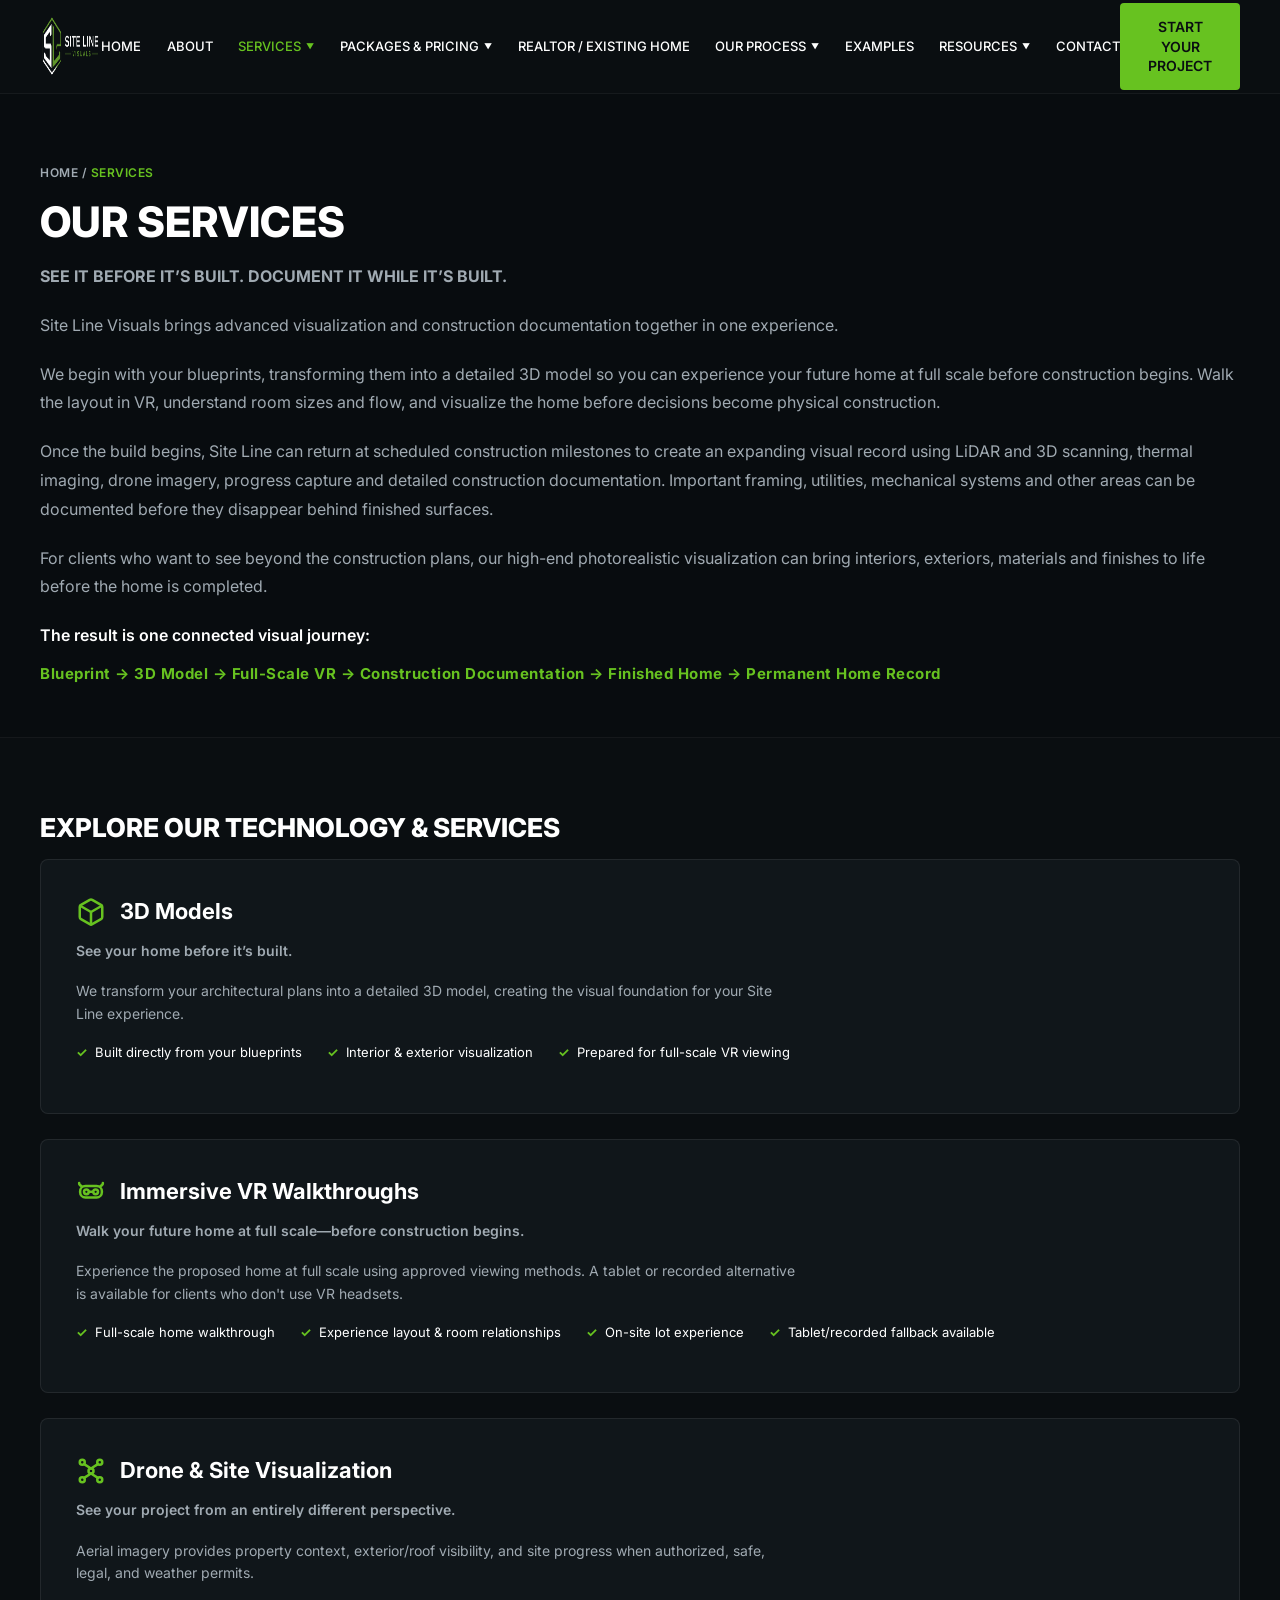
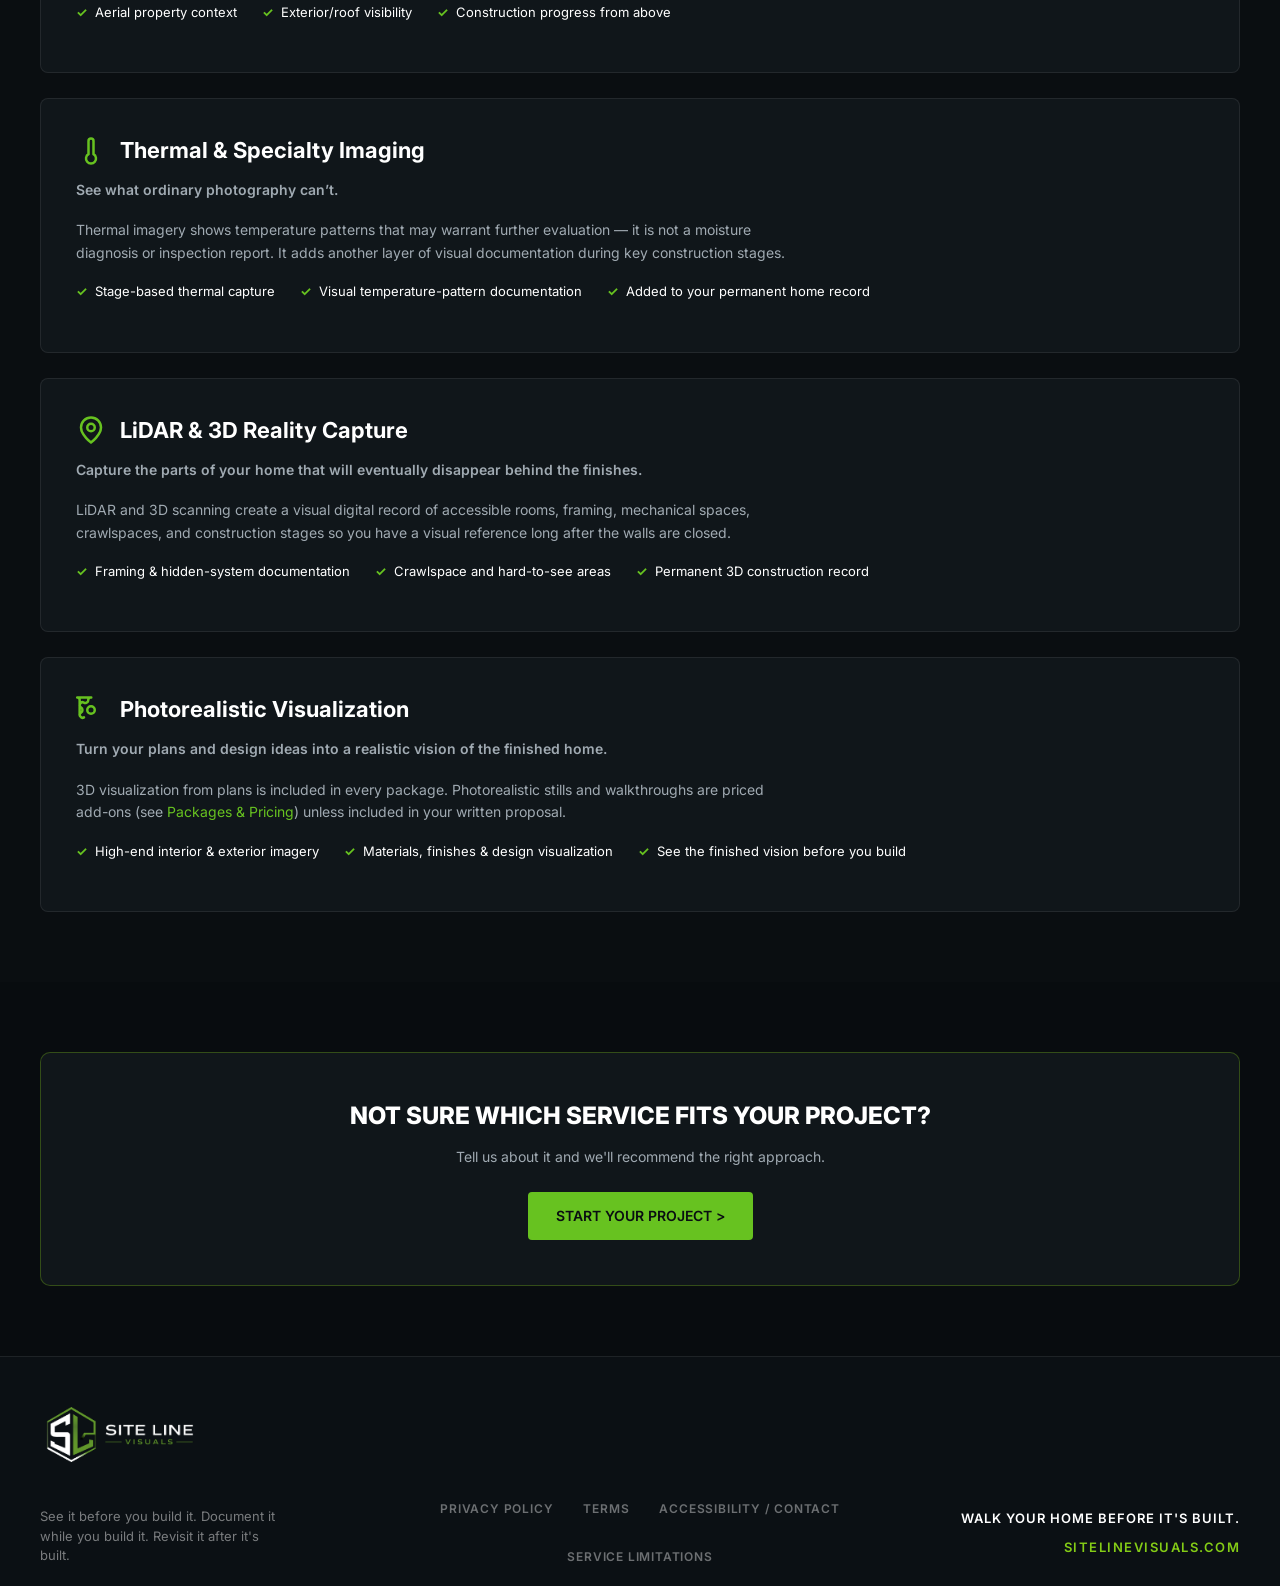
<file: services.html>
<!DOCTYPE html>
<html lang="en">
<head>
    <meta charset="UTF-8">
    <meta name="viewport" content="width=device-width, initial-scale=1.0">
    <title>Services | Site Line Visuals</title>
    <meta name="description" content="Pre-construction 3D/VR visualization, construction progress documentation, LiDAR/reality capture, thermal imaging, drone visualization, and photorealistic add-ons from Site Line Visuals.">
    <link rel="canonical" href="https://sitelinevisuals.com/services.html">
    <link rel="icon" href="images/logo.png">

    <link rel="preconnect" href="https://fonts.googleapis.com">
    <link rel="preconnect" href="https://fonts.gstatic.com" crossorigin>
    <link href="https://fonts.googleapis.com/css2?family=Inter:wght@400;500;600;700;800&display=swap" rel="stylesheet">

    <link rel="stylesheet" href="css/style.css?v=1788111072">
</head>
<body>
    <!-- HEADER -->
    <header class="header">
        <div class="container header-inner">

            <!-- Logo -->
            <a href="index.html" class="logo">
                <img src="images/logo.png" alt="Site Line Visuals" height="120">
            </a>

            <!-- Navigation -->
            <nav class="main-nav" id="mainNav">
                <ul class="nav-list">
                    <li><a href="index.html">HOME</a></li>
                    <li><a href="about.html">ABOUT</a></li>

                    <!-- SERVICES dropdown -->
                    <li class="has-dropdown">
                        <a href="services.html" class="active dropdown-toggle">SERVICES <span class="arrow">▼</span></a>
                        <ul class="dropdown-menu">
                            <li><a href="services.html#3d-models">3D Models</a></li>
                            <li><a href="services.html#vr-walkthroughs">VR Walkthroughs</a></li>
                            <li><a href="services.html#construction-progress">Construction Progress</a></li>
                            <li><a href="services.html#lidar-3d-scanning">LiDAR & 3D Scanning</a></li>
                            <li><a href="services.html#behind-the-wall">Behind-the-Wall</a></li>
                            <li><a href="services.html#thermal-imaging">Thermal Imaging</a></li>
                            <li><a href="services.html#drone-imagery">Drone Imagery</a></li>
                            <li><a href="services.html#photorealistic-visualization">Photorealistic Visualization</a></li>
                        </ul>
                    </li>

                    <!-- PACKAGES & PRICING dropdown -->
                    <li class="has-dropdown">
                        <a href="packages.html" class="dropdown-toggle">PACKAGES & PRICING <span class="arrow">▼</span></a>
                        <ul class="dropdown-menu">
                            <li><a href="packages.html#new-construction">New Construction Packages</a></li>
                            <li><a href="packages.html#realtor-existing">Realtor / Existing Home Packages</a></li>
                            <li><a href="packages.html#upgrades">Upgrades & Add-Ons</a></li>
                            <li><a href="packages.html#compare">Compare Packages</a></li>
                        </ul>
                    </li>

                    <li><a href="realtor.html">REALTOR / EXISTING HOME</a></li>

                    <!-- OUR PROCESS dropdown -->
                    <li class="has-dropdown">
                        <a href="our-process.html" class="dropdown-toggle">OUR PROCESS <span class="arrow">▼</span></a>
                        <ul class="dropdown-menu">
                            <li><a href="our-process.html#how-it-works">How It Works</a></li>
                            <li><a href="our-process.html#timeline">Project Timeline</a></li>
                            <li><a href="our-process.html#deliverables">Deliverables</a></li>
                            <li><a href="our-process.html#technology">Technology</a></li>
                        </ul>
                    </li>

                    <li><a href="examples.html">EXAMPLES</a></li>

                    <!-- RESOURCES dropdown -->
                    <li class="has-dropdown">
                        <a href="resources.html" class="dropdown-toggle">RESOURCES <span class="arrow">▼</span></a>
                        <ul class="dropdown-menu">
                            <li><a href="resources.html#photo-guides">Photo Guides</a></li>
                            <li><a href="resources.html#faq">FAQ</a></li>
                        </ul>
                    </li>

                    <li><a href="contact.html">CONTACT</a></li>
                </ul>

                <!-- Mobile-only CTA inside the slide-out menu -->
                <a href="https://script.google.com/a/macros/sitelinevisuals3d.com/s/AKfycbz71U5INv9AdQohMYs-zPgChKcAfuir9EBifocUbyRALp9pKCNi-VTh82mvklUXR22r/exec" class="btn btn-primary mobile-cta project-modal-trigger">START YOUR PROJECT</a>
            </nav>

            <!-- Desktop CTA -->
            <a href="https://script.google.com/a/macros/sitelinevisuals3d.com/s/AKfycbz71U5INv9AdQohMYs-zPgChKcAfuir9EBifocUbyRALp9pKCNi-VTh82mvklUXR22r/exec" class="btn btn-primary desktop-cta project-modal-trigger">START YOUR PROJECT</a>

            <!-- Hamburger button (mobile) -->
            <button class="hamburger" id="hamburgerBtn" aria-label="Toggle menu" aria-expanded="false">
                <span></span>
                <span></span>
                <span></span>
            </button>

        </div>
    </header>

    <!-- Overlay for mobile menu -->
    <div class="nav-overlay" id="navOverlay"></div>

    <!-- PAGE HERO WITH NEW APPROVED INTRO -->
    <section class="page-hero">
        <div class="container">
            <div class="breadcrumb">Home / <span class="crumb-current">Services</span></div>
            <h1>OUR SERVICES</h1>
            
            <div class="services-hero-content">
                <p class="services-hero-subtitle">SEE IT BEFORE IT’S BUILT. DOCUMENT IT WHILE IT’S BUILT.</p>
                <p>
                    Site Line Visuals brings advanced visualization and construction documentation together in one experience.
                </p>
                <p>
                    We begin with your blueprints, transforming them into a detailed 3D model so you can experience your future home at full scale before construction begins. Walk the layout in VR, understand room sizes and flow, and visualize the home before decisions become physical construction.
                </p>
                <p>
                    Once the build begins, Site Line can return at scheduled construction milestones to create an expanding visual record using LiDAR and 3D scanning, thermal imaging, drone imagery, progress capture and detailed construction documentation. Important framing, utilities, mechanical systems and other areas can be documented before they disappear behind finished surfaces.
                </p>
                <p>
                    For clients who want to see beyond the construction plans, our high-end photorealistic visualization can bring interiors, exteriors, materials and finishes to life before the home is completed.
                </p>
                <p class="highlight-white">
                    The result is one connected visual journey:
                </p>
                <p class="highlight-green">
                    Blueprint → 3D Model → Full-Scale VR → Construction Documentation → Finished Home → Permanent Home Record
                </p>
            </div>
        </div>
    </section>

    <!-- SERVICES LIST SECTION -->
    <section class="content-section">
        <div class="container">
            <h2 class="section-heading services-heading">EXPLORE OUR TECHNOLOGY & SERVICES</h2>

            <!-- 3D MODELS -->
            <div class="service-detail-card reveal" id="3d-models">
                <h3><span class="sd-icon"><svg viewBox="0 0 24 24" fill="none" stroke="currentColor" stroke-width="2" stroke-linecap="round" stroke-linejoin="round"><path d="M21 16V8a2 2 0 0 0-1-1.73l-7-4a2 2 0 0 0-2 0l-7 4A2 2 0 0 0 3 8v8a2 2 0 0 0 1 1.73l7 4a2 2 0 0 0 2 0l7-4A2 2 0 0 0 21 16Z"/><path d="m3.3 7 8.7 5 8.7-5"/><path d="M12 22V12"/></svg></span> 3D Models</h3>
                <p class="service-card-subtitle">See your home before it’s built.</p>
                <p class="service-card-desc">We transform your architectural plans into a detailed 3D model, creating the visual foundation for your Site Line experience.</p>
                <ul>
                    <li>Built directly from your blueprints</li>
                    <li>Interior & exterior visualization</li>
                    <li>Prepared for full-scale VR viewing</li>
                </ul>
            </div>

            <!-- VR WALKTHROUGHS -->
            <div class="service-detail-card reveal" id="vr-walkthroughs">
                <h3><span class="sd-icon"><svg viewBox="0 0 24 24" fill="none" stroke="currentColor" stroke-width="2" stroke-linecap="round" stroke-linejoin="round"><path d="M4.3 8c-1-.35-1.8-1.25-1.8-2.4"/><path d="M19.7 8c1-.35 1.8-1.25 1.8-2.4"/><rect x="3.3" y="8" width="17.4" height="9.2" rx="4.2"/><circle cx="8.3" cy="12.6" r="1.9"/><circle cx="15.7" cy="12.6" r="1.9"/><path d="M10.5 12.6h3"/></svg></span> Immersive VR Walkthroughs</h3>
                <p class="service-card-subtitle">Walk your future home at full scale—before construction begins.</p>
                <p class="service-card-desc">Experience the proposed home at full scale using approved viewing methods. A tablet or recorded alternative is available for clients who don't use VR headsets.</p>
                <ul>
                    <li>Full-scale home walkthrough</li>
                    <li>Experience layout & room relationships</li>
                    <li>On-site lot experience</li>
                    <li>Tablet/recorded fallback available</li>
                </ul>
            </div>

            <!-- DRONE IMAGERY -->
            <div class="service-detail-card reveal" id="drone-imagery">
                <h3><span class="sd-icon"><svg viewBox="0 0 24 24" fill="none" stroke="currentColor" stroke-width="2" stroke-linecap="round" stroke-linejoin="round"><circle cx="12" cy="12" r="2"/><circle cx="5" cy="5" r="2"/><circle cx="19" cy="5" r="2"/><circle cx="5" cy="19" r="2"/><circle cx="19" cy="19" r="2"/><path d="M12 10 6.5 6.5M12 10l5.5-3.5M12 10l5.5-3.5M12 14l-5.5 3.5M12 14l5.5 3.5"/></svg></span> Drone & Site Visualization</h3>
                <p class="service-card-subtitle">See your project from an entirely different perspective.</p>
                <p class="service-card-desc">Aerial imagery provides property context, exterior/roof visibility, and site progress when authorized, safe, legal, and weather permits.</p>
                <ul>
                    <li>Aerial property context</li>
                    <li>Exterior/roof visibility</li>
                    <li>Construction progress from above</li>
                </ul>
            </div>

            <!-- THERMAL IMAGING -->
            <div class="service-detail-card reveal" id="thermal-imaging">
                <h3><span class="sd-icon"><svg viewBox="0 0 24 24" fill="none" stroke="currentColor" stroke-width="2" stroke-linecap="round" stroke-linejoin="round"><path d="M14 4v10.54a4 4 0 1 1-4 0V4a2 2 0 0 1 4 0Z"/></svg></span> Thermal & Specialty Imaging</h3>
                <p class="service-card-subtitle">See what ordinary photography can’t.</p>
                <p class="service-card-desc">Thermal imagery shows temperature patterns that may warrant further evaluation — it is not a moisture diagnosis or inspection report. It adds another layer of visual documentation during key construction stages.</p>
                <ul>
                    <li>Stage-based thermal capture</li>
                    <li>Visual temperature-pattern documentation</li>
                    <li>Added to your permanent home record</li>
                </ul>
            </div>

            <!-- LIDAR & 3D SCANNING -->
            <div class="service-detail-card reveal" id="lidar-3d-scanning">
                <h3><span class="sd-icon"><svg viewBox="0 0 24 24" fill="none" stroke="currentColor" stroke-width="2" stroke-linecap="round" stroke-linejoin="round"><path d="M20 10c0 6-8 12-8 12s-8-6-8-12a8 8 0 0 1 16 0Z"/><circle cx="12" cy="10" r="3"/></svg></span> LiDAR & 3D Reality Capture</h3>
                <p class="service-card-subtitle">Capture the parts of your home that will eventually disappear behind the finishes.</p>
                <p class="service-card-desc">LiDAR and 3D scanning create a visual digital record of accessible rooms, framing, mechanical spaces, crawlspaces, and construction stages so you have a visual reference long after the walls are closed.</p>
                <ul>
                    <li>Framing & hidden-system documentation</li>
                    <li>Crawlspace and hard-to-see areas</li>
                    <li>Permanent 3D construction record</li>
                </ul>
            </div>

            <!-- PHOTOREALISTIC VISUALIZATION -->
            <div class="service-detail-card reveal" id="photorealistic-visualization">
                <h3><span class="sd-icon"><svg viewBox="0 0 24 24" fill="none" stroke="currentColor" stroke-width="2" stroke-linecap="round" stroke-linejoin="round"><path d="M12.22 2h-.44a2 2 0 0 0-2 2v.18a2 2 0 0 1-1 1.73l-.43.25a2 2 0 0 1-2 0l-.15-.08a2 2 0 0 0-2.73.73l-.22.38a2 2 0 0 0 .73 2.73l.15.1a2 2 0 0 1 1 1.72v.51a2 2 0 0 1-1 1.74l-.15.09a2 2 0 0 0-.73 2.73l.22.38a2 2 0 0 0 2.73.73l.15-.08a2 2 0 0 1-2 0l-.43-.25a2 2 0 0 1-1-1.73V4a2 2 0 0 0-2-2Z"/><circle cx="12" cy="12" r="3"/></svg></span> Photorealistic Visualization</h3>
                <p class="service-card-subtitle">Turn your plans and design ideas into a realistic vision of the finished home.</p>
                <p class="service-card-desc">3D visualization from plans is included in every package. Photorealistic stills and walkthroughs are priced add-ons (see <a href="packages.html#upgrades" style="color: var(--primary-green);">Packages & Pricing</a>) unless included in your written proposal.</p>
                <ul>
                    <li>High-end interior & exterior imagery</li>
                    <li>Materials, finishes & design visualization</li>
                    <li>See the finished vision before you build</li>
                </ul>
            </div>

        </div>
    </section>

    <section class="content-section alt-bg">
        <div class="container">
            <div class="cta-banner">
                <h2>Not sure which service fits your project?</h2>
                <p>Tell us about it and we'll recommend the right approach.</p>
                <a href="https://script.google.com/a/macros/sitelinevisuals3d.com/s/AKfycbz71U5INv9AdQohMYs-zPgChKcAfuir9EBifocUbyRALp9pKCNi-VTh82mvklUXR22r/exec" class="btn btn-primary project-modal-trigger">START YOUR PROJECT &gt;</a>
            </div>
        </div>
    </section>

    <!-- INTAKE FORM MODAL -->
    <div id="projectModal" class="modal-overlay">
        <div class="modal-content form-modal-wrapper">
            <div class="form-modal-inner">
                <button id="projectModalClose" class="form-modal-close">&times;</button>
                
                <div class="form-modal-iframe-wrap">
                    <iframe 
                        src="https://script.google.com/a/macros/sitelinevisuals3d.com/s/AKfycbz71U5INv9AdQohMYs-zPgChKcAfuir9EBifocUbyRALp9pKCNi-VTh82mvklUXR22r/exec" 
                        class="form-modal-iframe"
                        scrolling="no"
                        frameborder="0">
                    </iframe>
                </div>
            </div>
        </div>
    </div>

    <!-- FOOTER SECTION -->
    <footer class="site-footer">
        <div class="container footer-container">
            
            <div class="footer-logo">
                <img src="images/logo.png" alt="Site Line Visuals" width="160">
                <p class="footer-value-line">
                    See it before you build it. Document it while you build it. Revisit it after it's built.
                </p>
            </div>

            <div class="footer-legal-links">
                <a href="privacy.html">Privacy Policy</a>
                <a href="terms.html">Terms</a>
                <a href="accessibility.html">Accessibility / Contact</a>
                <a href="service-limitations.html">Service Limitations</a>
            </div>
            
            <div class="footer-tagline">
                <p>WALK YOUR HOME BEFORE IT'S BUILT.</p>
                <a href="https://sitelinevisuals.com" target="_blank">SITELINEVISUALS.COM</a>
            </div>

        </div>
    </footer>

    <script src="js/main.js?v=1788111069"></script>
</body>
</html>
</file>
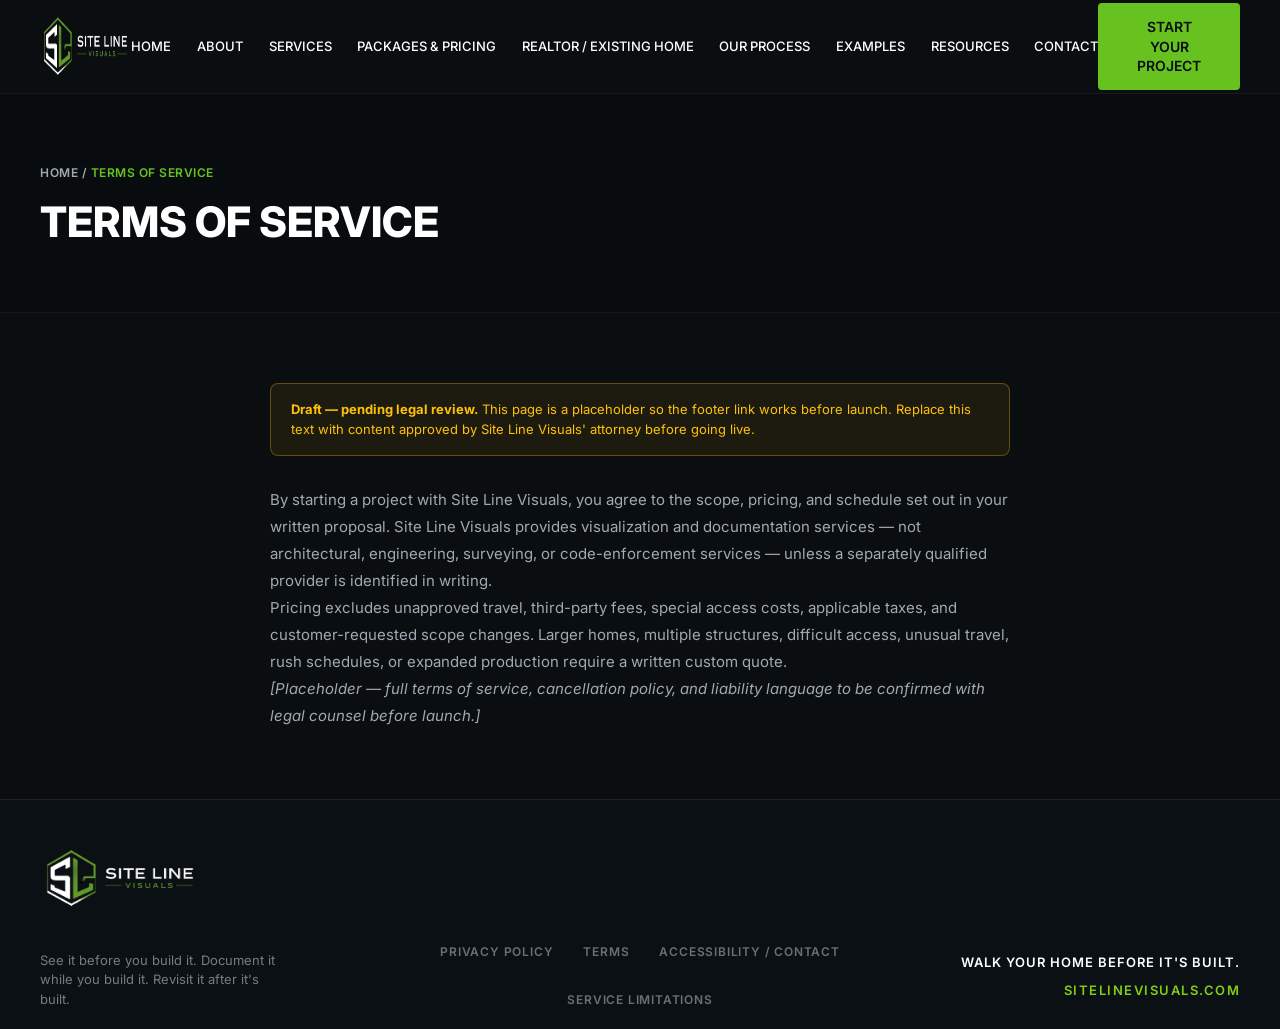
<file: terms.html>
<!DOCTYPE html>
<html lang="en">
<head>
    <meta charset="UTF-8">
    <meta name="viewport" content="width=device-width, initial-scale=1.0">
    <title>Terms of Service | Site Line Visuals</title>
    <meta name="description" content="Terms of Service for Site Line Visuals.">
    <meta name="robots" content="noindex">
    <link rel="icon" href="images/logo.png">
    <link rel="preconnect" href="https://fonts.googleapis.com">
    <link rel="preconnect" href="https://fonts.gstatic.com" crossorigin>
    <link href="https://fonts.googleapis.com/css2?family=Inter:wght@400;500;600;700;800&display=swap" rel="stylesheet">
    <link rel="stylesheet" href="css/style.css?v=1788111072">
</head>
<body>
    <header class="header">
        <div class="container header-inner">
            <a href="index.html" class="logo"><img src="images/logo.png" alt="Site Line Visuals" height="120"></a>
            <nav class="main-nav" id="mainNav">
                <ul class="nav-list">
                    <li><a href="index.html">HOME</a></li>
                    <li><a href="about.html">ABOUT</a></li>
                    <li><a href="services.html">SERVICES</a></li>
                    <li><a href="packages.html">PACKAGES & PRICING</a></li>
                    <li><a href="realtor.html">REALTOR / EXISTING HOME</a></li>
                    <li><a href="our-process.html">OUR PROCESS</a></li>
                    <li><a href="examples.html">EXAMPLES</a></li>
                    <li><a href="resources.html">RESOURCES</a></li>
                    <li><a href="contact.html">CONTACT</a></li>
                </ul>
                <a href="https://script.google.com/a/macros/sitelinevisuals3d.com/s/AKfycbz71U5INv9AdQohMYs-zPgChKcAfuir9EBifocUbyRALp9pKCNi-VTh82mvklUXR22r/exec" class="btn btn-primary mobile-cta project-modal-trigger">START YOUR PROJECT</a>
            </nav>
            <a href="https://script.google.com/a/macros/sitelinevisuals3d.com/s/AKfycbz71U5INv9AdQohMYs-zPgChKcAfuir9EBifocUbyRALp9pKCNi-VTh82mvklUXR22r/exec" class="btn btn-primary desktop-cta project-modal-trigger">START YOUR PROJECT</a>
            <button class="hamburger" id="hamburgerBtn" aria-label="Toggle menu" aria-expanded="false"><span></span><span></span><span></span></button>
        </div>
    </header>
    <div class="nav-overlay" id="navOverlay"></div>

    <section class="page-hero">
        <div class="container">
            <div class="breadcrumb">Home / <span class="crumb-current">Terms of Service</span></div>
            <h1>Terms of Service</h1>
        </div>
    </section>

    <section class="content-section">
        <div class="container" style="max-width: 820px;">
            <div style="background: rgba(255,193,7,0.08); border: 1px solid rgba(255,193,7,0.3); border-radius: 8px; padding: 16px 20px; margin-bottom: 30px; color: #ffc107; font-size: 13px;">
                <strong>Draft — pending legal review.</strong> This page is a placeholder so the footer link works before launch. Replace this text with content approved by Site Line Visuals' attorney before going live.
            </div>
            <div style="color: var(--text-gray); font-size: 15px; line-height: 1.8;">
                <p>By starting a project with Site Line Visuals, you agree to the scope, pricing, and schedule set out in your written proposal. Site Line Visuals provides visualization and documentation services — not architectural, engineering, surveying, or code-enforcement services — unless a separately qualified provider is identified in writing.</p>
                <p>Pricing excludes unapproved travel, third-party fees, special access costs, applicable taxes, and customer-requested scope changes. Larger homes, multiple structures, difficult access, unusual travel, rush schedules, or expanded production require a written custom quote.</p>
                <p><em>[Placeholder — full terms of service, cancellation policy, and liability language to be confirmed with legal counsel before launch.]</em></p>
            </div>
        </div>
    </section>

    <div id="projectModal" class="modal-overlay">
        <div class="modal-content form-modal-wrapper">
            <div class="form-modal-inner">
                <button id="projectModalClose" class="form-modal-close">&times;</button>
                <div class="form-modal-iframe-wrap">
                    <iframe src="https://script.google.com/a/macros/sitelinevisuals3d.com/s/AKfycbz71U5INv9AdQohMYs-zPgChKcAfuir9EBifocUbyRALp9pKCNi-VTh82mvklUXR22r/exec" class="form-modal-iframe" scrolling="no" frameborder="0"></iframe>
                </div>
            </div>
        </div>
    </div>

    <footer class="site-footer">
        <div class="container footer-container">
            <div class="footer-logo">
                <img src="images/logo.png" alt="Site Line Visuals" width="160">
                <p class="footer-value-line">See it before you build it. Document it while you build it. Revisit it after it's built.</p>
            </div>
            <div class="footer-legal-links">
                <a href="privacy.html">Privacy Policy</a>
                <a href="terms.html">Terms</a>
                <a href="accessibility.html">Accessibility / Contact</a>
                <a href="service-limitations.html">Service Limitations</a>
            </div>
            <div class="footer-tagline">
                <p>WALK YOUR HOME BEFORE IT'S BUILT.</p>
                <a href="https://sitelinevisuals.com" target="_blank">SITELINEVISUALS.COM</a>
            </div>
        </div>
    </footer>
    <script src="js/main.js?v=1788111069"></script>
</body>
</html>
</file>
<file: css/style.css>
/* --- CSS Variables (Colors and Fonts) --- */
:root {
  --bg-dark: #0a0e11;
  --bg-card: #151a1e;
  --primary-green: #67c220;
  --green-hover: #55a61a;
  --text-white: #ffffff;
  --text-gray: #a0aab2;

  --font-main: 'Inter', sans-serif;
}

/* --- Basic Reset Styles --- */
*, *::before, *::after {
  box-sizing: border-box;
  margin: 0;
  padding: 0;
}

html, body {
  overflow-x: hidden;
}

html {
  scroll-behavior: smooth;
}

body {
  font-family: var(--font-main);
  background-color: var(--bg-dark);
  color: var(--text-white);
  line-height: 1.5;
  -webkit-font-smoothing: antialiased;
}

html.no-scroll,
body.no-scroll {
    overflow: hidden !important;
    height: 100% !important;
}

a {
  text-decoration: none;
  color: inherit;
}

ul {
  list-style: none;
}

img {
  max-width: 100%;
  display: block;
}

.container {
    max-width: 1400px;
    margin: 0 auto;
    padding: 0 40px;
}

.btn {
    display: inline-flex;
    align-items: center;
    justify-content: center;
    text-align: center;
    padding: 14px 28px;
    border: none;
    border-radius: 4px;
    font-weight: 600;
    font-size: 14px;
    font-family: inherit;
    text-transform: uppercase;
    transition: background-color 0.3s ease, transform 0.2s ease;
    cursor: pointer;
    white-space: nowrap;
    appearance: none;
    -webkit-appearance: none;
}

.simple-link {
    color: #ffffff;
    font-size: 14px;
    font-weight: 600;
    text-transform: uppercase;
    text-decoration: none;
    display: inline-block;
    line-height: 1.4;
    text-align: left;
    transition: opacity 0.2s ease, color 0.2s ease; 
}

.simple-link:hover {
    color: #7ED957;
}

.secondary-links {
    display: flex;
    align-items: center;
    gap: 20px;
    margin-top: 15px;
}

@media (max-width: 768px) {
    .secondary-links {
        gap: 15px;
        justify-content: flex-start;
    }
    
    .secondary-links .simple-link {
        font-size: 11px;
    }
}

.btn:focus {
    outline: none;
}

.btn:focus-visible {
    outline: 2px solid var(--primary-green);
    outline-offset: 2px;
}

.btn-primary {
    background-color: var(--primary-green);
    color: var(--bg-dark);
}

.btn-primary:hover {
    background-color: var(--green-hover);
    transform: translateY(-2px);
}

.header {
    background-color: var(--bg-dark);
    padding: 3px 0;
    border-bottom: 1px solid rgba(255, 255, 255, 0.05);
    position: sticky;
    top: 0;
    z-index: 200;
}

.logo img {
    margin: -20px 0;
}

.header-inner {
    display: flex;
    justify-content: space-between;
    align-items: center;
    position: relative;
}

.nav-list {
    display: flex;
    gap: 30px;
    align-items: center;
}

.nav-list > li {
    position: relative;
}

.nav-list a {
    color: var(--text-white);
    font-size: 13px;
    font-weight: 500;
    text-transform: uppercase;
    transition: color 0.3s ease;
    display: flex;
    align-items: center;
    gap: 5px;
    padding: 24px 0;
}

.nav-list a:hover,
.nav-list a.active,
.nav-list a.dropdown-toggle.active {
    color: var(--primary-green);
}

.arrow {
    font-size: 8px;
    transition: transform 0.25s ease;
}

.mobile-cta {
    display: none;
}

.has-dropdown .dropdown-menu {
    position: absolute;
    top: 100%;
    left: 0;
    min-width: 220px;
    background-color: var(--bg-card);
    border: 1px solid rgba(255, 255, 255, 0.08);
    border-top: 2px solid var(--primary-green);
    border-radius: 0 0 6px 6px;
    box-shadow: 0 12px 30px rgba(0,0,0,0.5);
    padding: 8px 0;
    opacity: 0;
    visibility: hidden;
    transform: translateY(6px);
    transition: opacity 0.2s ease, transform 0.2s ease, visibility 0.2s ease;
    z-index: 50;
}

.has-dropdown:hover .dropdown-menu,
.has-dropdown.open .dropdown-menu {
    opacity: 1;
    visibility: visible;
    transform: translateY(0);
}

.has-dropdown:hover .arrow,
.has-dropdown.open .arrow {
    transform: rotate(180deg);
}

.dropdown-menu li a {
    padding: 10px 20px;
    font-size: 12px;
    font-weight: 500;
    color: var(--text-gray);
    text-transform: none;
    display: flex;
    align-items: center;
    gap: 10px;
}

.dd-icon {
    display: inline-flex;
    align-items: center;
    justify-content: center;
    width: 18px;
    height: 18px;
    flex-shrink: 0;
    color: var(--text-gray);
    transition: color 0.2s ease;
}

.dd-icon svg {
    width: 100%;
    height: 100%;
}

.dropdown-menu li a:hover .dd-icon {
    color: var(--primary-green);
}

.dropdown-menu li a:hover {
    color: var(--primary-green);
    background-color: rgba(255,255,255,0.03);
}

.hamburger {
    display: none;
    flex-direction: column;
    justify-content: center;
    align-items: center;
    gap: 5px;
    width: 40px;
    height: 40px;
    background: transparent;
    border: none;
    cursor: pointer;
    z-index: 210;
}

.hamburger,
.hamburger:focus,
.hamburger:active {
    outline: none !important;
    border: none !important;
    -webkit-tap-highlight-color: transparent !important;
    box-shadow: none !important;
}

.hamburger span {
    display: block;
    width: 24px;
    height: 2px;
    background-color: var(--text-white);
    transition: transform 0.3s ease, opacity 0.3s ease;
}

.hamburger.active span:nth-child(1) {
    transform: translateY(7px) rotate(45deg);
}
.hamburger.active span:nth-child(2) {
    opacity: 0;
}
.hamburger.active span:nth-child(3) {
    transform: translateY(-7px) rotate(-45deg);
}

.nav-overlay {
    display: none;
    position: fixed;
    inset: 0;
    background: rgba(0,0,0,0.6);
    z-index: 150;
    opacity: 0;
    visibility: hidden;
    transition: opacity 0.3s ease, visibility 0.3s ease;
}

.nav-overlay.active {
    opacity: 1;
    visibility: visible;
}

.hero {
    position: relative;
    padding: 24px 0 0;
    overflow: clip; 
    margin-top: -1px;
}

.hero-video {
    position: absolute;
    top: 0;
    left: 0;
    width: 100%;
    height: 100%;
    object-fit: cover;
    z-index: -2;
}

.hero-overlay {
    position: absolute;
    top: 0;
    left: 0;
    width: 100%;
    height: 100%;
    background: linear-gradient(
        90deg,
        rgba(10, 14, 17, 1) 0%,
        rgba(10, 14, 17, 1) 20%,
        rgba(10, 14, 17, 0.75) 45%,
        rgba(10, 14, 17, 0.35) 65%,
        rgba(10, 14, 17, 0.08) 85%,
        rgba(10, 14, 17, 0.18) 100%
    );
    z-index: -1;
}

.hero-inner {
    display: grid;
    grid-template-columns: 1fr;
    gap: 34px;
    align-items: start;
    position: relative;
    z-index: 1;
}

.hero-bottom-fade {
    position: absolute;
    left: 0;
    right: 0;
    top: 0;
    bottom: 0;
    background: linear-gradient(
        to top,
        var(--bg-dark) 0%,
        var(--bg-dark) 10%,
        rgba(10, 14, 17, 0.6) 22%,
        rgba(10, 14, 17, 0) 40%,
        rgba(10, 14, 17, 0) 100%
    );
    z-index: 0;
    pointer-events: none;
}

.hero-top-fade {
    position: absolute;
    left: 0;
    right: 0;
    top: 0;
    height: 90px;
    background: linear-gradient(
        to bottom,
        var(--bg-dark) 0%,
        rgba(10, 14, 17, 0.5) 60%,
        rgba(10, 14, 17, 0) 100%
    );
    z-index: 0;
    pointer-events: none;
}

.hero .container {
    max-width: none;
    margin: 0;
    padding-left: 32px;
    padding-right: 32px;
}

.hero-form-box {
    max-width: 460px;
    margin-left: auto;
    margin-bottom: 40px;
    width: 100%;
}
#start-your-project {
    scroll-margin-top: 120px; 
}

.hero-content h1 {
    font-size: 64px;
    font-weight: 700;
    line-height: 1.1;
    margin-bottom: 20px;
    text-transform: uppercase;
}

.text-green {
    color: var(--primary-green);
}

.hero-subtitle {
    font-size: 20px;
    color: var(--text-gray);
    max-width: 560px;
    margin-bottom: 28px;
}

.hero-buttons {
    display: flex;
    gap: 20px;
    align-items: center;
    flex-wrap: wrap;
}

.btn-outline {
    background-color: transparent;
    border: 2px solid var(--primary-green);
    color: var(--text-white);
    padding: 12px 24px;
    border-radius: 4px;
    font-size: 14px;
    font-weight: 600;
    text-align: left;
    line-height: 1.2;
}

.intake-card {
    background-color: var(--bg-card);
    padding: 28px;
    border-radius: 8px;
    box-shadow: 0 10px 30px rgba(0,0,0,0.5);
}

.intake-card h3 {
    font-size: 22px;
    margin-bottom: 8px;
}

.intake-card p {
    color: var(--text-gray);
    font-size: 14px;
    margin-bottom: 18px;
}

.intake-form input,
.intake-form textarea {
    width: 100%;
    background-color: rgba(255,255,255,0.05);
    border: 1px solid rgba(255,255,255,0.1);
    color: var(--text-white);
    padding: 12px 14px;
    margin-bottom: 11px;
    border-radius: 4px;
    font-family: inherit;
    font-size: 14px;
}

.custom-select {
    position: relative;
    margin-bottom: 11px;
}

.cs-trigger {
    width: 100%;
    background-color: rgba(255,255,255,0.05);
    border: 1px solid rgba(255,255,255,0.1);
    color: var(--text-white);
    padding: 12px 14px;
    border-radius: 4px;
    font-family: inherit;
    font-size: 14px;
    display: flex;
    align-items: center;
    justify-content: space-between;
    gap: 10px;
    cursor: pointer;
    text-align: left;
    transition: border-color 0.2s ease;
}

.cs-trigger:hover,
.custom-select.open .cs-trigger {
    border-color: var(--primary-green);
}

.cs-label {
    overflow: hidden;
    text-overflow: ellipsis;
    white-space: nowrap;
}

.custom-select.has-value .cs-label {
    color: var(--text-white);
}

.cs-arrow {
    font-size: 8px;
    color: var(--text-gray);
    flex-shrink: 0;
    transition: transform 0.2s ease;
}

.custom-select.open .cs-arrow {
    transform: rotate(180deg);
}

.cs-options {
    position: absolute;
    top: calc(100% + 6px);
    left: 0;
    width: 100%;
    max-height: 240px;
    overflow-y: auto;
    background-color: var(--bg-card);
    border: 1px solid rgba(255, 255, 255, 0.1);
    border-radius: 6px;
    box-shadow: 0 12px 30px rgba(0,0,0,0.5);
    z-index: 60;
    opacity: 0;
    visibility: hidden;
    transform: translateY(-6px);
    transition: opacity 0.18s ease, transform 0.18s ease, visibility 0.18s ease;
}

.custom-select.open .cs-options {
    opacity: 1;
    visibility: visible;
    transform: translateY(0);
}

.cs-options li {
    padding: 12px 14px;
    font-size: 13px;
    color: var(--text-gray);
    cursor: pointer;
    transition: background-color 0.15s ease, color 0.15s ease;
}

.cs-options li:hover,
.cs-options li.active {
    background-color: rgba(103, 194, 32, 0.1);
    color: var(--text-white);
}

.upload-zone {
    border: 2px dashed rgba(255,255,255,0.2);
    border-radius: 4px;
    padding: 22px 20px;
    text-align: center;
    margin-bottom: 16px;
    display: flex;
    flex-direction: column;
    gap: 5px;
    color: var(--text-gray);
    font-size: 12px;
    cursor: pointer;
    transition: border-color 0.25s ease, background-color 0.25s ease;
}

.upload-zone:hover,
.upload-zone.drag-over {
    border-color: var(--primary-green);
    background-color: rgba(103, 194, 32, 0.06);
}

.upload-zone strong {
    color: var(--text-white);
    font-size: 14px;
}

.upload-file-list {
    margin-top: 10px;
    display: flex;
    flex-direction: column;
    gap: 6px;
    text-align: left;
}

.upload-file-list .file-chip {
    background: rgba(255,255,255,0.06);
    border-radius: 4px;
    padding: 6px 10px;
    font-size: 11px;
    color: var(--text-white);
    display: flex;
    justify-content: space-between;
    gap: 8px;
}

.btn-full {
    width: 100%;
    font-size: 16px;
    padding: 16px;
}

.form-security-note {
    display: flex;
    align-items: center;
    justify-content: center;
    gap: 8px;
    margin-top: 14px;
    color: var(--text-gray);
    font-size: 12px;
}

.form-security-note .fs-icon {
    width: 14px;
    height: 14px;
    flex-shrink: 0;
    color: var(--text-gray);
}

.form-security-note .fs-icon svg {
    width: 100%;
    height: 100%;
}

.hero-features-inline {
    display: flex;
    gap: 36px;
    margin-bottom: 26px;
}

.hfi-item {
    display: flex;
    flex-direction: column;
    align-items: flex-start;
    gap: 10px;
}

.hfi-icon {
    width: 28px;
    height: 28px;
    color: var(--primary-green);
}

.hfi-icon svg {
    width: 100%;
    height: 100%;
}

.hfi-label {
    font-size: 11px;
    font-weight: 700;
    color: var(--text-white);
    letter-spacing: 0.3px;
    line-height: 1.3;
}

.hero-features-bar {
    background-color: rgba(10, 14, 17, 0.95);
    border-top: 1px solid rgba(255, 255, 255, 0.08);
    border-bottom: 1px solid rgba(255, 255, 255, 0.08);
    padding: 30px 0;
}

.hero-features-grid {
    display: grid;
    grid-template-columns: repeat(4, 1fr);
    gap: 30px;
}

.feature-item {
    display: flex;
    align-items: center;
    gap: 15px;
    color: #ffffff;
    font-size: 13px;
    font-weight: 600;
    letter-spacing: 0.5px;
}

.feature-icon {
    font-size: 26px;
    display: flex;
    align-items: center;
}

.services-grid {
    display: grid;
    grid-template-columns: repeat(5, 1fr);
    gap: 8px;
    margin-top: 6px;
    margin-bottom: 45px;
}

.service-card {
    background-color: #10161a;
    border: 1px solid rgba(255, 255, 255, 0.08);
    border-radius: 6px;
    overflow: hidden;
    transition: transform 0.3s ease, border-color 0.3s ease;
}

.service-card:hover {
    transform: translateY(-5px);
    border-color: rgba(132, 204, 22, 0.5);
}

.service-image-placeholder {
    width: 100%;
    height: 160px;
    background: linear-gradient(135deg, #131c23 0%, #1a2630 100%);
    border-bottom: 1px solid rgba(255, 255, 255, 0.05);
}

.service-content {
    padding: 10px 10px 24px;
    position: relative;
}

.service-content h3 {
    font-size: 13px;
    color: #ffffff;
    margin-bottom: 4px;
    font-weight: 700;
}

.service-content p {
    font-size: 11px;
    color: #9ca3af;
    line-height: 1.35;
    margin-bottom: 4px;
    display: -webkit-box;
    -webkit-line-clamp: 2;
    line-clamp: 2;
    -webkit-box-orient: vertical;
    overflow: hidden;
}

.service-link {
    position: absolute;
    right: 10px;
    bottom: 8px;
    color: #84cc16;
    font-size: 14px;
    text-decoration: none;
    font-weight: bold;
    transition: transform 0.2s ease;
}

.service-link:hover {
    transform: translateX(3px);
}

.bottom-sections-wrapper {
    padding: 60px 0;
    background-color: #080c0f;
    border-top: none !important;
    margin-top: -1px;
    position: relative;
    z-index: 10;
}

.bottom-grid-container {
    display: grid;
    grid-template-columns: 1.8fr 1fr;
    gap: 16px;
    align-items: stretch;
    max-width: none;
    padding-left: 32px;
    padding-right: 32px;
}

.card-box {
    background-color: #0b1014;
    border: 1px solid rgba(255, 255, 255, 0.08);
    border-radius: 8px;
    padding: 40px;
}

.section-title {
    font-size: 18px;
    font-weight: 700;
    color: #ffffff;
    margin-bottom: 30px;
    letter-spacing: 0.5px;
}

.process-steps-row {
    display: grid;
    grid-template-columns: repeat(5, 1fr);
    gap: 36px;
}

.proc-step {
    position: relative;
}

.proc-step:not(:last-child)::after {
    content: "";
    position: absolute;
    top: 33px;
    left: 114px;
    width: calc(100% - 114px + 36px - 14px);
    height: 2px;
    background-color: rgba(255, 255, 255, 0.35);
}

.proc-step:not(:last-child)::before {
    content: "";
    position: absolute;
    top: 27px;
    left: calc(100% + 36px - 14px);
    width: 0;
    height: 0;
    border-top: 6px solid transparent;
    border-bottom: 6px solid transparent;
    border-left: 8px solid rgba(255, 255, 255, 0.4);
    z-index: 1;
}

.proc-icon-wrap {
    display: flex;
    align-items: center;
    gap: 10px;
    margin-bottom: 18px;
}

.proc-icon {
    width: 68px;
    height: 68px;
    flex-shrink: 0;
    border-radius: 50%;
    border: 1px solid rgba(255, 255, 255, 0.2);
    background-color: rgba(255, 255, 255, 0.04);
    color: var(--text-white);
    display: flex;
    align-items: center;
    justify-content: center;
}

.proc-icon svg {
    width: 28px;
    height: 28px;
}

.proc-num {
    flex-shrink: 0;
    width: 26px;
    height: 26px;
    background-color: #84cc16;
    color: #0b1014;
    font-weight: bold;
    font-size: 12px;
    border-radius: 50%;
    display: flex;
    align-items: center;
    justify-content: center;
}
.proc-step h4 {
    font-size: 15px;
    color: #ffffff;
    margin-bottom: 8px;
    font-weight: 700;
}

.proc-step p {
    font-size: 13px;
    color: #9ca3af;
    line-height: 1.4;
    margin: 0;
}

.audience-icons-row {
    display: grid;
    grid-template-columns: repeat(4, 1fr);
    gap: 10px;
    margin-bottom: 25px;
}

.aud-item {
    background-color: #10161a;
    border: 1px solid rgba(255, 255, 255, 0.06);
    border-radius: 6px;
    padding: 15px 10px;
    text-align: center;
    color: #9ca3af;
    font-size: 11px;
    font-weight: 600;
}

.aud-item.active-aud {
    border-color: #84cc16;
    color: #ffffff;
}

.aud-item.active-aud .aud-icon {
    color: #84cc16;
}

.aud-icon {
    width: 30px;
    height: 30px;
    color: #9ca3af;
    display: flex;
    margin: 0 auto 8px;
}

.aud-icon svg {
    width: 100%;
    height: 100%;
}

.trust-features-row {
    display: grid;
    grid-template-columns: repeat(4, 1fr);
    gap: 15px;
    border-top: 1px solid rgba(255, 255, 255, 0.06);
    padding-top: 20px;
}

.t-feat {
    display: flex;
    align-items: flex-start;
    gap: 10px;
}

.t-icon {
    width: 28px;
    height: 28px;
    color: #84cc16;
    display: inline-flex;
    flex-shrink: 0;
}

.t-icon svg {
    width: 100%;
    height: 100%;
}

.t-feat strong {
    display: block;
    font-size: 13px;
    color: #ffffff;
    margin-bottom: 3px;
}

.t-feat p {
    font-size: 12px;
    color: #9ca3af;
    margin: 0;
}

.footer-value-line {
    color: rgba(255, 255, 255, 0.45); 
    font-size: 13px;
    margin-top: 15px;
    max-width: 250px;
    line-height: 1.5;
    text-align: left;
}

.site-footer {
    background-color: #0b1014;
    padding: 20px 0;
    border-top: 1px solid rgba(255, 255, 255, 0.08);
}

.site-footer .footer-container {
    display: flex;
    justify-content: space-between;
    align-items: flex-end; 
    gap: 20px; 
    max-width: 100% !important;
    padding-left: 40px !important;
    padding-right: 40px !important;
}

.footer-logo {
    flex: 1;
    max-width: 320px;
}

.footer-logo img {
    display: block;
    height: auto;
}

.footer-features {
    display: flex;
    gap: 40px;
    flex-wrap: wrap;
}

.footer-feat {
    display: flex;
    align-items: center;
    gap: 12px;
    color: #9ca3af;
    font-size: 13px;
    font-weight: 600;
    letter-spacing: 0.5px;
    line-height: 1.4;
}

.f-icon {
    color: #84cc16;
    width: 34px;
    height: 34px;
    display: flex;
    flex-shrink: 0;
}

.f-icon svg {
    width: 100%;
    height: 100%;
}

.footer-tagline {
    flex: 1;
    max-width: 320px;
    text-align: right;
    margin-bottom: 8px;
}

.footer-tagline p {
    color: #ffffff;
    font-size: 13px;
    font-weight: 600;
    margin: 0 0 5px 0;
    letter-spacing: 1px;
}

.footer-tagline a {
    color: #84cc16;
    font-size: 13px;
    font-weight: 600;
    text-decoration: none;
    letter-spacing: 1.5px;
    transition: color 0.3s ease;
}

.footer-tagline a:hover {
    color: #ffffff;
}

.photo-guide-section {
    padding: 60px 0;
    background-color: #080c0f;
}

.photo-guide-section.no-top-pad {
    padding-top: 0;
}

.guide-card {
    background-color: #0b1014;
    border: 1px solid rgba(132, 204, 22, 0.3);
    border-radius: 12px;
    overflow: hidden;
}

.guide-main-content {
    display: grid;
    grid-template-columns: 320px 1fr;
    border-bottom: 1px solid rgba(132, 204, 22, 0.3);
}

.guide-sidebar {
    padding: 30px;
    border-right: 1px solid rgba(132, 204, 22, 0.3);
}

.guide-title {
    font-size: 24px;
    color: #ffffff;
    font-weight: 800;
    margin-bottom: 25px;
    line-height: 1.2;
}

.take-photos-list h4, .tips-box h4, .reference-box h4 {
    color: #84cc16;
    font-size: 13px;
    margin-bottom: 15px;
    font-weight: 700;
}

.take-photos-list ul, .tips-box ul {
    list-style: none;
    padding: 0;
    margin: 0 0 25px 0;
}

.take-photos-list li {
    display: flex;
    align-items: center;
    color: #ffffff;
    font-size: 13px;
    margin-bottom: 10px;
    padding-bottom: 10px;
    border-bottom: 1px solid rgba(255,255,255,0.05);
}

.step-num {
    width: 20px;
    height: 20px;
    border: 1px solid #84cc16;
    border-radius: 50%;
    display: flex;
    align-items: center;
    justify-content: center;
    font-size: 11px;
    color: #84cc16;
    margin-right: 10px;
    flex-shrink: 0;
}

.cam-icon {
    margin-left: auto;
    opacity: 0.5;
}

.tips-box {
    border: 1px solid rgba(132, 204, 22, 0.2);
    border-radius: 8px;
    padding: 15px;
    margin-bottom: 25px;
}

.tips-box li {
    color: #9ca3af;
    font-size: 12px;
    margin-bottom: 6px;
    padding-left: 15px;
    position: relative;
}

.tips-box li::before {
    content: "•";
    color: #84cc16;
    position: absolute;
    left: 0;
}

.reference-box p {
    font-size: 11px;
    color: #9ca3af;
    line-height: 1.4;
    margin-bottom: 15px;
}

.upload-btn {
    border: 1px dashed #84cc16;
    border-radius: 6px;
    padding: 15px;
    text-align: center;
    color: #ffffff;
    font-size: 12px;
    cursor: pointer;
    transition: background 0.3s;
}
.upload-btn:hover {
    background: rgba(132, 204, 22, 0.1);
}

.guide-image-area {
    background: #080c0f;
    position: relative;
    display: flex;
    align-items: center;
    justify-content: center;
    min-height: 300px;
}

.guide-image-area img {
    width: 100%;
    height: auto;
}

.guide-footer {
    padding: 20px 30px;
    text-align: center;
}

.footer-title {
    color: #84cc16;
    font-size: 14px;
    margin-bottom: 20px;
}

.capture-steps {
    display: flex;
    justify-content: space-between;
    align-items: center;
    flex-wrap: wrap;
    gap: 10px;
}

.cap-step {
    display: flex;
    flex-direction: column;
    align-items: center;
    gap: 8px;
}

.cap-num {
    width: 24px;
    height: 24px;
    background: #080c0f;
    border: 1px solid #84cc16;
    color: #ffffff;
    border-radius: 50%;
    display: flex;
    align-items: center;
    justify-content: center;
    font-size: 12px;
}

.cap-icon {
    width: 30px;
    height: 30px;
    color: #84cc16;
    display: flex;
    align-items: center;
    justify-content: center;
}

.cap-icon svg {
    width: 100%;
    height: 100%;
}

.cap-step span {
    color: #9ca3af;
    font-size: 11px;
}

.cap-arrow {
    color: #84cc16;
    opacity: 0.5;
    font-size: 12px;
    letter-spacing: 2px;
}

.reveal {
    opacity: 0;
    transform: translateY(20px);
    transition: opacity 0.6s ease, transform 0.6s ease;
}

.reveal.in-view {
    opacity: 1;
    transform: translateY(0);
}

.page-hero {
    padding: 70px 0 50px;
    background-color: #080c0f;
    border-bottom: 1px solid rgba(255, 255, 255, 0.05);
}

.breadcrumb {
    color: var(--text-gray);
    font-size: 12px;
    font-weight: 600;
    text-transform: uppercase;
    letter-spacing: 0.5px;
    margin-bottom: 16px;
}

.breadcrumb a {
    color: var(--primary-green);
}

.breadcrumb a:hover {
    color: var(--text-white);
}

.breadcrumb .crumb-current {
    color: var(--primary-green);
}

.page-hero h1 {
    font-size: 42px;
    font-weight: 800;
    text-transform: uppercase;
    line-height: 1.15;
    margin-bottom: 16px;
}

.page-hero p {
    color: var(--text-gray);
    font-size: 16px;
    max-width: 680px;
    line-height: 1.6;
}

.content-section {
    padding: 70px 0;
    background-color: #0a0e11;
}

.content-section.alt-bg {
    background-color: #080c0f;
}

.content-section .section-heading {
    font-size: 26px;
    font-weight: 800;
    text-transform: uppercase;
    margin-bottom: 12px;
}

.content-section .section-subheading {
    color: var(--text-gray);
    font-size: 15px;
    max-width: 640px;
    margin-bottom: 40px;
    line-height: 1.6;
}

.detail-block {
    display: grid;
    grid-template-columns: 1fr 1fr;
    gap: 50px;
    align-items: center;
    padding: 50px 0;
    border-bottom: 1px solid rgba(255, 255, 255, 0.06);
    scroll-margin-top: 100px;
}

.detail-block:last-child {
    border-bottom: none;
}

.detail-block.reverse .detail-media {
    order: 2;
}

.detail-media {
    background: linear-gradient(135deg, #131c23 0%, #1a2630 100%);
    border-radius: 8px;
    min-height: 280px;
    border: 1px solid rgba(255, 255, 255, 0.08);
}

.detail-icon {
    width: 44px;
    height: 44px;
    color: var(--primary-green);
    margin-bottom: 20px;
}

.detail-icon svg {
    width: 100%;
    height: 100%;
}

.detail-block h3 {
    font-size: 24px;
    font-weight: 800;
    margin-bottom: 15px;
    text-transform: uppercase;
}

.detail-block p {
    color: var(--text-gray);
    font-size: 14px;
    line-height: 1.7;
    margin-bottom: 20px;
}

.detail-list {
    list-style: none;
    padding: 0;
    margin-bottom: 20px;
}

.detail-list li {
    display: flex;
    align-items: flex-start;
    gap: 10px;
    font-size: 13px;
    color: var(--text-gray);
    margin-bottom: 10px;
}

.detail-list li::before {
    content: "✓";
    color: var(--primary-green);
    font-weight: 700;
    flex-shrink: 0;
}

.placeholder-grid {
    display: grid;
    grid-template-columns: repeat(3, 1fr);
    gap: 25px;
}

.example-card {
    background-color: #10161a;
    border: 1px solid rgba(255, 255, 255, 0.08);
    border-radius: 6px;
    overflow: hidden;
    transition: transform 0.3s ease, border-color 0.3s ease;
}

.example-card:hover {
    transform: translateY(-5px);
    border-color: rgba(132, 204, 22, 0.5);
}

.example-media {
    height: 200px;
    background: linear-gradient(135deg, #131c23 0%, #1a2630 100%);
}

.example-content {
    padding: 20px;
}

.example-content h4 {
    font-size: 15px;
    margin-bottom: 6px;
    font-weight: 700;
}

.example-content p {
    font-size: 13px;
    color: var(--text-gray);
}

.example-tag {
    display: inline-block;
    margin-top: 10px;
    font-size: 10px;
    font-weight: 700;
    text-transform: uppercase;
    letter-spacing: 0.5px;
    color: var(--primary-green);
    border: 1px solid rgba(132, 204, 22, 0.4);
    border-radius: 3px;
    padding: 3px 8px;
}

.resource-grid {
    display: grid;
    grid-template-columns: repeat(3, 1fr);
    gap: 25px;
    scroll-margin-top: 100px;
}

.resource-card {
    background-color: #10161a;
    border: 1px solid rgba(255, 255, 255, 0.08);
    border-radius: 8px;
    padding: 30px;
    transition: border-color 0.3s ease, transform 0.3s ease;
}

.resource-card:hover {
    transform: translateY(-5px);
    border-color: rgba(132, 204, 22, 0.5);
}

.resource-card .r-icon {
    width: 34px;
    height: 34px;
    color: var(--primary-green);
    margin-bottom: 15px;
}

.resource-card .r-icon svg {
    width: 100%;
    height: 100%;
}

.resource-card h3 {
    font-size: 17px;
    margin-bottom: 10px;
    font-weight: 700;
}

.resource-card p {
    font-size: 13px;
    color: var(--text-gray);
    line-height: 1.6;
    margin-bottom: 15px;
}

.resource-card a {
    font-size: 12px;
    font-weight: 700;
    color: var(--primary-green);
    text-transform: uppercase;
    letter-spacing: 0.5px;
}

.faq-list {
    display: grid;
    grid-template-columns: 1fr;
    gap: 15px 40px;
    align-items: start;
}

.faq-item {
    margin-bottom: 0 !important;
}

@media (min-width: 992px) {
    .faq-list {
        grid-template-columns: repeat(2, 1fr);
    }
}


.faq-item summary {
    padding: 20px 0;
    font-size: 15px;
    font-weight: 600;
    cursor: pointer;
    list-style: none;
    display: flex;
    justify-content: space-between;
    align-items: center;
}

.faq-item summary::-webkit-details-marker {
    display: none;
}

.faq-item summary::after {
    content: "+";
    color: var(--primary-green);
    font-size: 20px;
    flex-shrink: 0;
    margin-left: 15px;
}

.faq-item[open] summary::after {
    content: "−";
}

.faq-item p {
    color: var(--text-gray);
    font-size: 14px;
    line-height: 1.6;
    padding-bottom: 20px;
    max-width: 700px;
}

.contact-grid {
    display: grid;
    grid-template-columns: 1fr 1.3fr;
    gap: 40px;
}

.contact-info-list {
    display: flex;
    flex-direction: column;
    gap: 25px;
}

.contact-info-item {
    display: flex;
    gap: 15px;
    align-items: flex-start;
}

.contact-info-item .ci-icon {
    width: 22px;
    height: 22px;
    color: var(--primary-green);
    flex-shrink: 0;
    margin-top: 2px;
}

.contact-info-item .ci-icon svg {
    width: 100%;
    height: 100%;
}

.contact-info-item strong {
    display: block;
    font-size: 14px;
    margin-bottom: 4px;
}

.contact-info-item span {
    color: var(--text-gray);
    font-size: 13px;
}

.contact-form-box {
    background-color: var(--bg-card);
    padding: 35px;
    border-radius: 8px;
}

.contact-form-box h3 {
    font-size: 20px;
    margin-bottom: 20px;
}

.contact-form-box textarea {
    width: 100%;
    background-color: rgba(255,255,255,0.05);
    border: 1px solid rgba(255,255,255,0.1);
    color: var(--text-white);
    padding: 14px;
    margin-bottom: 15px;
    border-radius: 4px;
    font-family: inherit;
    font-size: 14px;
    resize: vertical;
    min-height: 120px;
}

.team-grid {
    display: grid;
    grid-template-columns: repeat(3, 1fr);
    gap: 25px;
}

.team-card {
    background-color: #10161a;
    border: 1px solid rgba(255, 255, 255, 0.08);
    border-radius: 8px;
    padding: 28px;
    text-align: center;
}

.team-avatar {
    width: 80px;
    height: 80px;
    border-radius: 50%;
    background: linear-gradient(135deg, #131c23, #1a2630);
    margin: 0 auto 15px;
    border: 1px solid rgba(255,255,255,0.08);
}

.team-card h4 {
    font-size: 14px;
    margin-bottom: 4px;
}

.team-card span {
    font-size: 12px;
    color: var(--primary-green);
}

.service-detail-card {
    background-color: #10161a;
    border: 1px solid rgba(255, 255, 255, 0.08);
    border-radius: 8px;
    padding: 35px;
    scroll-margin-top: 100px;
}

.service-detail-card + .service-detail-card {
    margin-top: 25px;
}

.service-detail-card h3 {
    font-size: 22px;
    font-weight: 700;
    margin-bottom: 12px;
    display: flex;
    align-items: center;
    gap: 14px;
}

.service-detail-card .sd-icon {
    width: 30px;
    height: 30px;
    color: var(--primary-green);
    flex-shrink: 0;
}

.service-detail-card .sd-icon svg {
    width: 100%;
    height: 100%;
}

.service-detail-card p {
    color: var(--text-gray);
    font-size: 14px;
    line-height: 1.6;
    margin-bottom: 18px;
    max-width: 720px;
}

.service-detail-card ul {
    display: flex;
    flex-wrap: wrap;
    gap: 10px 25px;
    margin-bottom: 15px;
}

.service-detail-card ul li {
    color: var(--text-white);
    font-size: 13px;
    display: flex;
    align-items: center;
    gap: 8px;
}

.service-detail-card ul li::before {
    content: "✓";
    color: var(--primary-green);
    font-weight: bold;
}

.service-detail-card .sd-disclaimer {
    font-size: 12px;
    color: #7c8790;
    font-style: italic;
    margin-top: -6px;
    margin-bottom: 0;
}

.process-block {
    display: grid;
    grid-template-columns: 90px 1fr;
    gap: 25px;
    padding: 35px 0;
    border-bottom: 1px solid rgba(255, 255, 255, 0.06);
    scroll-margin-top: 100px;
}

.process-block:last-child {
    border-bottom: none;
}

.process-block .pb-icon {
    width: 56px;
    height: 56px;
    border-radius: 50%;
    border: 1px solid rgba(132, 204, 22, 0.4);
    display: flex;
    align-items: center;
    justify-content: center;
    color: var(--primary-green);
}

.process-block .pb-icon svg {
    width: 26px;
    height: 26px;
}

.process-block h3 {
    font-size: 19px;
    font-weight: 700;
    margin-bottom: 10px;
    text-transform: uppercase;
}

.process-block p {
    color: var(--text-gray);
    font-size: 14px;
    line-height: 1.6;
    max-width: 680px;
}

.cta-banner {
    background-color: #10161a;
    border: 1px solid rgba(132, 204, 22, 0.3);
    border-radius: 10px;
    padding: 45px;
    text-align: center;
}

.cta-banner h2 {
    font-size: 24px;
    font-weight: 800;
    text-transform: uppercase;
    margin-bottom: 12px;
}

.cta-banner p {
    color: var(--text-gray);
    font-size: 14px;
    margin-bottom: 25px;
}

.pg-trigger {
    display: flex;
    align-items: center;
    gap: 8px;
    width: 100%;
    background: transparent;
    border: none;
    color: var(--primary-green);
    font-size: 12px;
    font-weight: 600;
    padding: 0 0 15px;
    cursor: pointer;
    text-align: left;
}

.pg-trigger .dd-icon {
    width: 16px;
    height: 16px;
    color: var(--primary-green);
}

.pg-trigger:hover {
    color: var(--text-white);
}

.pg-modal-overlay {
    position: fixed;
    inset: 0;
    background: rgba(0, 0, 0, 0.75);
    z-index: 300;
    display: flex;
    align-items: center;
    justify-content: center;
    padding: 30px;
    opacity: 0;
    visibility: hidden;
    transition: opacity 0.25s ease, visibility 0.25s ease;
}

.pg-modal-overlay.open {
    opacity: 1;
    visibility: visible;
}

.pg-modal {
    position: relative;
    background-color: #0b1014;
    border: 1px solid rgba(132, 204, 22, 0.3);
    border-radius: 12px;
    width: 100%;
    max-width: 1000px;
    max-height: 90vh;
    overflow: hidden;
    display: flex;
    flex-direction: column;
    transform: translateY(20px);
    transition: transform 0.25s ease;
}

.pg-modal-overlay.open .pg-modal {
    transform: translateY(0);
}

.pg-modal-close {
    position: absolute;
    top: 14px;
    right: 14px;
    width: 34px;
    height: 34px;
    background: rgba(255, 255, 255, 0.06);
    border: none;
    border-radius: 50%;
    color: var(--text-white);
    font-size: 20px;
    line-height: 1;
    cursor: pointer;
    z-index: 2;
    transition: background-color 0.2s ease;
}

.pg-modal-close:hover {
    background: rgba(255, 255, 255, 0.15);
}

.pg-modal-tabs {
    display: flex;
    gap: 8px;
    padding: 20px 60px 0 25px;
    flex-shrink: 0;
    overflow-x: auto;
}

.pg-tab {
    background: transparent;
    border: 1px solid rgba(255, 255, 255, 0.1);
    color: var(--text-gray);
    padding: 10px 18px;
    border-radius: 6px 6px 0 0;
    font-size: 13px;
    font-weight: 600;
    cursor: pointer;
    white-space: nowrap;
    transition: color 0.2s ease, border-color 0.2s ease;
}

.pg-tab.active {
    color: var(--text-white);
    border-color: var(--primary-green);
    border-bottom-color: #0b1014;
}

.pg-modal-body {
    overflow-y: auto;
    padding: 0 0 10px;
}

.pg-modal-body .guide-card {
    border: none;
    border-radius: 0;
}

.ai-preview-card {
    background-color: #10161a;
    border: 1px solid rgba(132, 204, 22, 0.3);
    border-radius: 10px;
    overflow: hidden;
    max-width: 900px;
}

.ai-preview-card img {
    width: 100%;
    height: auto;
    display: block;
}

.services-grid .service-card.reveal:nth-child(1) { transition-delay: 0s; }
.services-grid .service-card.reveal:nth-child(2) { transition-delay: 0.08s; }
.services-grid .service-card.reveal:nth-child(3) { transition-delay: 0.16s; }
.services-grid .service-card.reveal:nth-child(4) { transition-delay: 0.24s; }
.services-grid .service-card.reveal:nth-child(5) { transition-delay: 0.32s; }

.process-steps-row .proc-step.reveal:nth-child(1) { transition-delay: 0s; }
.process-steps-row .proc-step.reveal:nth-child(2) { transition-delay: 0.08s; }
.process-steps-row .proc-step.reveal:nth-child(3) { transition-delay: 0.16s; }
.process-steps-row .proc-step.reveal:nth-child(4) { transition-delay: 0.24s; }
.process-steps-row .proc-step.reveal:nth-child(5) { transition-delay: 0.32s; }

.placeholder-grid .example-card.reveal:nth-child(1) { transition-delay: 0s; }
.placeholder-grid .example-card.reveal:nth-child(2) { transition-delay: 0.08s; }
.placeholder-grid .example-card.reveal:nth-child(3) { transition-delay: 0.16s; }
.placeholder-grid .example-card.reveal:nth-child(4) { transition-delay: 0s; }
.placeholder-grid .example-card.reveal:nth-child(5) { transition-delay: 0.08s; }
.placeholder-grid .example-card.reveal:nth-child(6) { transition-delay: 0.16s; }

.service-detail-card.reveal:nth-of-type(1) { transition-delay: 0s; }
.service-detail-card.reveal:nth-of-type(2) { transition-delay: 0.05s; }
.service-detail-card.reveal:nth-of-type(3) { transition-delay: 0.1s; }
.service-detail-card.reveal:nth-of-type(4) { transition-delay: 0.05s; }
.service-detail-card.reveal:nth-of-type(5) { transition-delay: 0.1s; }
.service-detail-card.reveal:nth-of-type(6) { transition-delay: 0.05s; }

.faq-item.reveal:nth-of-type(1) { transition-delay: 0s; }
.faq-item.reveal:nth-of-type(2) { transition-delay: 0.06s; }
.faq-item.reveal:nth-of-type(3) { transition-delay: 0.12s; }
.faq-item.reveal:nth-of-type(4) { transition-delay: 0.18s; }

.process-block.reveal,
.faq-item.reveal {
    transform: translateY(14px);
}

.watch-video-btn {
    display: inline-flex;
    align-items: center;
    gap: 12px;
    background: transparent;
    border: none;
    color: var(--text-white);
    cursor: pointer;
    font-size: 13px;
    font-weight: 700;
    letter-spacing: 0.5px;
    text-transform: uppercase;
    margin: 10px 0 6px;
    position: relative;
    left: 50vw;
    transform: translateX(-50%);
    padding: 0;
}

.watch-video-btn .wv-icon {
    width: 46px;
    height: 46px;
    border-radius: 50%;
    border: 2px solid rgba(255, 255, 255, 0.8);
    background: rgba(255, 255, 255, 0.08);
    display: flex;
    align-items: center;
    justify-content: center;
    flex-shrink: 0;
    transition: background-color 0.2s ease, transform 0.2s ease;
}

.watch-video-btn .wv-icon svg {
    width: 16px;
    height: 16px;
    color: var(--text-white);
}

.watch-video-btn:hover .wv-icon {
    background-color: var(--primary-green);
    border-color: var(--primary-green);
    transform: scale(1.06);
}

.video-modal-overlay {
    position: fixed;
    inset: 0;
    background: rgba(0, 0, 0, 0.85);
    z-index: 320;
    display: flex;
    align-items: center;
    justify-content: center;
    padding: 30px;
    opacity: 0;
    visibility: hidden;
    transition: opacity 0.25s ease, visibility 0.25s ease;
}

.video-modal-overlay.open {
    opacity: 1;
    visibility: visible;
}

.video-modal {
    position: relative;
    width: 100%;
    max-width: 960px;
}

.video-modal video {
    width: 100%;
    max-height: 80vh;
    border-radius: 8px;
    background-color: #000;
    display: block;
}

.video-modal-close {
    position: absolute;
    top: -44px;
    right: 0;
    width: 36px;
    height: 36px;
    background: rgba(255, 255, 255, 0.1);
    border: none;
    border-radius: 50%;
    color: var(--text-white);
    font-size: 20px;
    line-height: 1;
    cursor: pointer;
    transition: background-color 0.2s ease;
}

.video-modal-close:hover {
    background: rgba(255, 255, 255, 0.25);
}

@media (max-width: 1024px) {
    .hamburger { display: flex; }
    .desktop-cta { display: none; }
    .nav-overlay { display: block; }

    .main-nav {
        position: fixed;
        top: 0;
        right: -320px;
        width: 300px;
        height: 100vh;
        background-color: var(--bg-card);
        box-shadow: -10px 0 30px rgba(0,0,0,0.5);
        padding: 90px 25px 30px;
        overflow-y: auto;
        transition: right 0.35s ease;
        z-index: 200;
    }

    .main-nav.open { right: 0; }
    
    .nav-list {
        flex-direction: column;
        align-items: flex-start;
        gap: 0;
        width: 100%;
    }

    .nav-list > li {
        width: 100%;
        border-bottom: 1px solid rgba(255,255,255,0.06);
    }

    .nav-list a {
        padding: 16px 0;
        width: 100%;
        justify-content: space-between;
    }

    .has-dropdown .dropdown-menu {
        position: static;
        opacity: 1;
        visibility: visible;
        transform: none;
        display: none;
        background: transparent;
        border: none;
        box-shadow: none;
        padding: 0 0 10px 12px;
    }

    .has-dropdown.open .dropdown-menu { display: block; }
    .dropdown-menu li a { padding: 10px 0; }
    .mobile-cta { display: flex; margin-top: 25px; width: 100%; }
    
    .container, .hero .container, .bottom-grid-container, .footer-container {
        padding-left: 24px;
        padding-right: 24px;
    }

    .page-hero h1 { font-size: 34px; }
    .detail-block { grid-template-columns: 1fr; gap: 30px; }
    .detail-block.reverse .detail-media { order: 0; }
    
    .placeholder-grid, .resource-grid, .team-grid { grid-template-columns: repeat(2, 1fr); }
    .contact-grid { grid-template-columns: 1fr; }
    
    .hero-content h1 { font-size: 46px; }
    .hero-subtitle { font-size: 17px; max-width: 100%; }
    .hero-inner { grid-template-columns: 1fr; gap: 40px; }
    .hero-form-box { max-width: 480px; margin: 0 auto; }
    .hero-features-inline { gap: 24px; }
    
    .services-grid { grid-template-columns: repeat(3, 1fr); }
    .bottom-grid-container { grid-template-columns: 1fr; }
    .process-steps-row { grid-template-columns: repeat(3, 1fr); row-gap: 30px; }
    .proc-step::after, .proc-step::before { display: none; }
    
    .audience-icons-row { grid-template-columns: repeat(4, 1fr); }
    .trust-features-row { grid-template-columns: 1fr; }
    .guide-main-content { grid-template-columns: 280px 1fr; }
    
    .footer-container { flex-direction: column; text-align: center; }
    .footer-tagline { text-align: center; }
    .footer-features { justify-content: center; }
}

@media (max-width: 768px) {
    .container, .hero .container, .bottom-grid-container, .footer-container {
        padding-left: 20px;
        padding-right: 20px;
    }
    .footer-container { justify-content: center; text-align: center; }

    .hero {
        padding-top: 0 !important;
        padding-bottom: 40px;
    }

    .hero-top-fade {
        height: 48px;
        background: linear-gradient(
            to bottom,
            var(--bg-dark) 0%,
            rgba(10, 14, 17, 0.4) 55%,
            rgba(10, 14, 17, 0) 100%
        );
    }

    .hero-video {
        transform: scale(1.1) !important;
        transform-origin: center center;
        object-position: 50% 50%;
    }

    .hero-content {
        margin-top: 40px;
    }

    .hero-content h1 { font-size: 36px; }
    .hero-features-inline { flex-wrap: wrap; gap: 20px 30px; }
    .hfi-item { width: calc(50% - 15px); }
    .hero-buttons { flex-direction: column; align-items: stretch; }
    .btn-outline { text-align: center; }
    .intake-card { padding: 25px; }

    .hero-features-grid { grid-template-columns: repeat(2, 1fr); gap: 20px; }
    .services-grid { grid-template-columns: repeat(2, 1fr); }
    .process-steps-row { grid-template-columns: repeat(2, 1fr); }
    .audience-icons-row { grid-template-columns: repeat(2, 1fr); }
    
    .guide-main-content { grid-template-columns: 1fr; }
    .guide-sidebar { border-right: none; border-bottom: 1px solid rgba(132, 204, 22, 0.3); }
    .capture-steps { justify-content: center; }
    .cap-arrow { display: none; }

    .page-hero h1 { font-size: 30px; }
    .placeholder-grid { grid-template-columns: 1fr; }
    .process-block { grid-template-columns: 1fr; }
    .process-block .pb-icon { margin-bottom: 10px; }
    .service-detail-card { padding: 22px; }
    .cta-banner { padding: 30px 20px; }

    .pg-modal-overlay { padding: 0; }
    .pg-modal { max-height: 100vh; height: 100vh; border-radius: 0; }
    .pg-modal-tabs { padding: 60px 50px 0 15px; }
    .video-modal-close { top: -40px; right: 0; }
}

@media (max-width: 480px) {
    .hero-content h1 { font-size: 30px; }
    .hero-subtitle { font-size: 15px; }
    
    .hero-features-grid { grid-template-columns: 1fr; }
    .services-grid { grid-template-columns: 1fr; }
    .process-steps-row { grid-template-columns: 1fr; }
    .audience-icons-row { grid-template-columns: repeat(2, 1fr); }
    
    .main-nav { width: 85vw; right: -85vw; }
    .footer-features { flex-direction: column; gap: 15px; align-items: center; }
}

.modal-overlay {
    position: fixed;
    inset: 0;
    background-color: rgba(0, 0, 0, 0.85);
    z-index: 9999;
    display: flex;
    align-items: center;
    justify-content: center;
    padding: 20px;
    overflow-y: auto;
    opacity: 0;
    visibility: hidden;
    transition: opacity 0.3s ease, visibility 0.3s ease;
}

.modal-overlay.active {
    opacity: 1;
    visibility: visible;
}

.modal-content {
    position: relative;
    transform: translateY(-20px);
    transition: transform 0.3s ease;
    width: 100%;
    max-width: 540px;
    min-width: 0;
    margin: 0 auto;
}

.modal-overlay.active .modal-content {
    transform: translateY(0);
}

.close-btn {
    position: absolute;
    top: 15px;
    right: 15px;
    color: #888;
    font-size: 28px;
    font-weight: bold;
    cursor: pointer;
    transition: color 0.2s;
    z-index: 10;
}

.close-btn:hover {
    color: #fff;
}

.modal-content .intake-card {
    margin: 0;
}

.pg-modal-overlay {
    z-index: 10000 !important;
}

.pg-modal,
.pg-modal-body,
.modal-content {
    overscroll-behavior: contain;
}

.services-list {
    display: flex;
    flex-direction: column;
    gap: 12px;
    margin: 25px 0;
}
.service-option {
    display: flex;
    align-items: center;
    justify-content: space-between;
    padding: 16px;
    background-color: var(--bg-card);
    border: 2px solid rgba(255, 255, 255, 0.1);
    border-radius: 8px;
    cursor: pointer;
    transition: all 0.2s ease;
    user-select: none;
}
.service-option:hover {
    border-color: rgba(255, 255, 255, 0.25);
}
.service-option input[type="checkbox"] {
    display: none;
}
.service-option.selected {
    border-color: var(--primary-green);
    background-color: rgba(103, 194, 32, 0.1);
}
.so-info {
    display: flex;
    flex-direction: column;
    flex-grow: 1;
}
.so-info strong {
    font-size: 1.1rem;
    color: #fff;
    margin-bottom: 4px;
}
.so-info span {
    font-size: 0.85rem;
    color: var(--text-gray);
}
.so-price {
    font-weight: 700;
    color: var(--primary-green);
    font-size: 1.2rem;
    margin-left: 15px;
}
.quote-total {
    display: flex;
    justify-content: space-between;
    align-items: center;
    padding-top: 15px;
    border-top: 1px solid rgba(255, 255, 255, 0.1);
    font-size: 1.3rem;
    font-weight: 800;
    color: #fff;
}

.spinner {
    width: 36px;
    height: 36px;
    border: 3px solid rgba(255, 255, 255, 0.1);
    border-top-color: #67c220;
    border-radius: 50%;
    animation: spin 0.8s linear infinite;
}

@keyframes spin {
    to {
        transform: rotate(360deg);
    }
}

.form-modal-wrapper {
    position: relative;
    width: 100%;
}

.form-modal-inner {
    position: relative;
    background-color: #050505;
    border-radius: 12px;
    overflow: hidden;
    width: 100%;
    min-width: 0;
    max-height: 90vh;
    display: flex;
    flex-direction: column;
    padding-top: 46px;
}

.form-modal-close {
    position: absolute;
    top: 10px;
    right: 12px;
    width: 30px;
    height: 30px;
    background-color: rgba(255, 255, 255, 0.08);
    border: 1px solid rgba(255, 255, 255, 0.15);
    border-radius: 50%;
    color: var(--text-white);
    font-size: 20px;
    line-height: 1;
    display: flex;
    align-items: center;
    justify-content: center;
    cursor: pointer;
    padding: 0;
    z-index: 100;
    transition: background-color 0.2s ease, transform 0.2s ease;
}

.form-modal-close:hover {
    background-color: rgba(255, 255, 255, 0.2);
    transform: scale(1.05);
}

.form-modal-iframe-wrap {
    position: relative;
    flex: 1 1 auto;
    min-height: 400px;
    overflow: hidden;
    padding: 0 14px;
}

.form-modal-iframe {
    position: absolute;
    top: 0;
    left: 14px;
    width: calc(100% - 28px);
    height: calc(100% + 30px);
    min-width: 0;
    border: none;
    display: block;
}

.modal-content.form-modal-wrapper {
    max-width: 680px;
}

@media (max-width: 1024px) {
    .page-hero h1 {
        font-size: 3rem;
    }
    
    .trust-features-row,
    .footer-features {
        grid-template-columns: repeat(2, 1fr);
        gap: 30px;
    }
}

@media (max-width: 768px) {
    .page-hero {
        padding: 60px 0;
    }

    .page-hero h1 {
        font-size: 2.2rem;
        line-height: 1.2;
    }

    .page-hero p {
        font-size: 1.1rem;
    }

    .section-heading {
        font-size: 2rem;
    }

    .trust-features-row,
    .footer-features,
    .services-list {
        grid-template-columns: 1fr;
        gap: 20px;
    }

    .footer-container {
        text-align: center;
        flex-direction: column;
        align-items: center;
    }
    
    .footer-logo {
        margin: 0 auto;
    }

    .footer-features {
        text-align: left;
        margin: 0 auto;
        max-width: 300px;
    }

    .footer-tagline {
        text-align: center;
        margin-top: 40px;
    }

    .service-detail-card {
        padding: 25px 20px;
    }
}

@media (max-width: 480px) {
    
    .cta-banner h2 {
        font-size: 1.7rem;
    }
    
    .cta-banner {
        padding: 40px 20px;
    }

    .modal-overlay {
        padding: 0;
    }

    .form-modal-inner {
        border-radius: 0;
        max-height: 100vh;
    }

    .form-modal-close {
        top: 12px;
        right: 15px;
    }
}

@media (min-width: 1024px) {
    .bottom-grid-container {
        display: grid;
        grid-template-columns: 1.3fr 1fr;
        gap: 40px;
    }
}

.record-subtitle {
    margin-bottom: 30px;
    font-weight: 500;
    font-size: 1.1rem;
    color: #e2e8f0;
}

.record-grid {
    display: flex;
    flex-wrap: nowrap;
    gap: 35px;
}

.record-step {
    flex: 1;
    text-align: left;
    background: rgba(255, 255, 255, 0.05);
    padding: 20px 15px;
    border-radius: 8px;
    position: relative;
}

.record-grid .record-step:not(:last-child)::after {
    content: "▶" !important;
    position: absolute !important;
    right: -22px !important;
    top: 24px !important;
    left: auto !important;
    width: auto !important;
    height: auto !important;
    background: none !important;
    color: rgba(255, 255, 255, 0.3) !important;
    font-size: 14px !important;
    border: none !important;
}

.record-grid .record-step::before {
    display: none !important;
}

.record-step h4 {
    color: var(--primary-green);
    margin-bottom: 15px;
    font-size: 0.95rem;
}

.record-step p {
    font-size: 0.9rem;
    margin: 0;
    line-height: 1.5;
}

.audience-icons-row.centered {
    display: flex;
    flex-wrap: nowrap;
    justify-content: space-between;
    gap: 10px;
    margin-bottom: 30px;
}

.audience-icons-row.centered .aud-item {
    flex: 1;
    min-width: 0;
    padding: 15px 5px;
}

.audience-icons-row.centered .aud-item span {
    font-size: 0.75rem;
    text-align: center;
    display: block;
    line-height: 1.2;
}

.trust-features-row.centered {
    display: flex;
    justify-content: center;
    border-top: 1px solid rgba(255,255,255,0.1);
    padding-top: 25px;
}

@media (max-width: 991px) {
    .record-grid, .audience-icons-row.centered {
        flex-wrap: wrap;
    }
    .record-grid .record-step::after {
        display: none !important;
    }
}

.footer-legal-links {
    display: flex;
    justify-content: center;
    gap: 30px;
    flex-wrap: wrap;
    flex: 1;
    margin: 0;
    padding: 0;
    border: none;
}

.footer-legal-links a {
    color: rgba(255, 255, 255, 0.4);
    text-decoration: none;
    transition: color 0.3s ease;
    text-transform: uppercase;
    letter-spacing: 0.8px;
    font-size: 0.75rem;
    font-weight: 600;
}

.footer-legal-links a:hover {
    color: var(--primary-green);
}

@media (max-width: 991px) {
    .footer-legal-links {
        order: 3;
        flex: 1 1 100%;
        margin-top: 20px;
    }
}

@media (max-width: 768px) {
  .audience-icons-row {
    display: grid !important;
    grid-template-columns: repeat(2, 1fr) !important;
    gap: 8px !important;
  }

  .audience-icons-row .aud-item:nth-child(5) {
    grid-column: 1 / -1;
    max-width: 65%;
    margin: 0 auto;
  }

  .audience-icons-row .aud-item {
    padding: 12px 6px !important;
  }

  .audience-icons-row .aud-item span {
    font-size: 11px;
    line-height: 1.25;
    white-space: normal;
  }
}

@media (min-width: 1025px) {
  .header .container {
    max-width: 100% !important;
    padding-left: 40px !important;
    padding-right: 40px !important;
  }

  .header-inner {
    display: flex;
    justify-content: space-between;
    align-items: center;
  }

  .main-nav {
    flex-grow: 1;
    display: flex;
    justify-content: center;
  }

  .nav-list {
    gap: 2vw !important;
  }

  .nav-list a {
    font-size: 13px !important;
    white-space: nowrap !important;
  }
}

@media (max-width: 768px) {
    .site-footer .footer-container {
        display: flex;
        flex-direction: column;
        align-items: center;
        justify-content: flex-start;
        text-align: center;
        gap: 30px; 
    }

    .footer-logo {
        order: 1;
        width: 100%;
        display: flex;
        flex-direction: column;
        align-items: center;
    }
    
    .footer-value-line {
        margin: 15px 0 0 0;
        text-align: center !important;
    }

    .footer-tagline {
        order: 2;
        display: flex !important;
        flex-direction: column !important;
        align-items: center !important;
        justify-content: center !important;
        width: 100% !important;
        margin: 0 !important;
        padding: 0 !important;
        text-align: center !important;
    }

    .footer-tagline p,
    .footer-tagline a {
        text-align: center !important;
        margin: 0 auto !important;
        display: block !important;
    }

    .footer-tagline p {
        margin-bottom: 8px !important;
    }

    .footer-legal-links {
        order: 3;
        display: flex;
        flex-wrap: wrap;
        justify-content: center;
        gap: 15px;
    }
}

.service-card .service-image {
    width: 100%;
    height: 210px;
    overflow: hidden;
}

.service-card .service-image img {
    width: 100%;
    height: 100%;
    object-fit: cover;
    transition: transform 0.5s ease;
}

.service-card:hover .service-image img {
    transform: scale(1.05);
}

.about-hero-container {
    text-align: left;
}

.about-hero-subtitle {
    font-size: 20px;
    font-weight: 600;
    color: #ffffff !important;
    margin-bottom: 15px;
}

.about-hero-desc {
    max-width: none !important;
}

.about-text-content {
    color: var(--text-gray);
    font-size: 16px;
    line-height: 1.7;
}

.about-text-content p {
    margin-bottom: 20px;
}

.about-text-content p:last-child {
    margin-bottom: 0;
}

.text-highlight {
    font-weight: 600;
    color: #ffffff;
}

.mb-30 {
    margin-bottom: 30px !important;
}

.about-card {
    background: rgba(255, 255, 255, 0.03);
    border: 1px solid rgba(255, 255, 255, 0.1);
    padding: 40px;
    border-radius: 8px;
    margin-top: 40px;
    margin-bottom: 40px;
}

.about-card-title {
    font-size: 22px;
    margin-bottom: 25px;
    margin-top: 0;
}

.about-card-highlight {
    margin-top: 25px;
    margin-bottom: 0;
}

.about-quote {
    border-left: 3px solid var(--primary-green);
    padding-left: 20px;
    margin-top: 40px;
}

.about-quote p {
    color: #ffffff;
    font-size: 18px;
    font-weight: 600;
    line-height: 1.5;
    margin: 0;
    font-style: italic;
}

.cta-buttons-center {
    display: flex;
    justify-content: center;
    margin-top: 25px;
}

.about-container .section-heading {
    color: #ffffff !important;
}

.services-hero-content {
    max-width: 100%;
    text-align: left;
}

.services-hero-subtitle {
    font-size: 20px;
    font-weight: 700;
    color: #ffffff;
    margin-bottom: 25px;
    text-transform: uppercase;
}

.services-hero-content p {
    color: var(--text-gray);
    font-size: 16px;
    line-height: 1.8;
    margin-bottom: 20px;
    max-width: none;
}

.services-hero-content .highlight-white {
    color: #ffffff;
    font-weight: 600;
    margin-bottom: 10px !important;
}

.services-hero-content .highlight-green {
    color: var(--primary-green);
    font-weight: 700;
    font-size: 15px;
    letter-spacing: 0.5px;
    margin-bottom: 0 !important;
}

.services-heading {
    margin-bottom: 40px;
    text-align: left;
}

.service-card-subtitle {
    font-weight: 600;
    color: #ffffff;
    margin-bottom: 10px;
}

.service-card-desc {
    margin-bottom: 20px;
}

.packages-hero-container {
    max-width: 900px;
    margin: 0 auto;
    text-align: center;
}

.packages-hero-title {
    font-size: 42px;
    margin-bottom: 20px;
}

.packages-hero-desc {
    font-size: 18px;
    color: var(--text-gray);
    margin: 0 auto 30px auto;
    max-width: 750px;
}

.packages-hero-buttons {
    display: flex;
    gap: 20px;
    justify-content: center;
    flex-wrap: wrap;
}

.btn-outline-green {
    background: transparent;
    border: 2px solid var(--primary-green);
    color: #ffffff;
}

.btn-outline-green:hover {
    background: var(--primary-green);
    color: #000000;
}

.packages-section-heading {
    text-align: center;
    margin-bottom: 50px;
}

.pricing-grid {
    display: grid;
    grid-template-columns: repeat(auto-fit, minmax(300px, 1fr));
    gap: 30px;
    margin-top: 40px;
}

.pricing-card {
    background: rgba(255, 255, 255, 0.03);
    border: 1px solid rgba(255, 255, 255, 0.1);
    border-radius: 8px;
    padding: 40px;
    display: flex;
    flex-direction: column;
}

.pricing-card.dark-bg {
    background: rgba(0, 0, 0, 0.3);
}

.pricing-card.featured-card {
    border-color: var(--primary-green);
}

.pricing-card h3 {
    color: var(--primary-green);
    font-size: 20px;
    margin-bottom: 10px;
    text-transform: uppercase;
}

.pricing-card .price {
    font-size: 32px;
    font-weight: 700;
    color: #ffffff;
    margin-bottom: 20px;
}

.pricing-card .price.price-text {
    font-size: 24px;
}

.pricing-card .target-audience {
    font-weight: 600;
    color: #ffffff;
    margin-bottom: 20px;
    font-size: 15px;
}

.pricing-card-highlight {
    color: var(--primary-green);
    font-size: 14px;
    margin-bottom: 15px;
}

.pricing-card ul {
    list-style: none;
    padding: 0;
    margin-bottom: 30px;
    flex-grow: 1;
}

.pricing-card ul li {
    position: relative;
    padding-left: 25px;
    margin-bottom: 12px;
    color: var(--text-gray);
    font-size: 15px;
    line-height: 1.5;
}

.pricing-card ul li::before {
    content: '✓';
    position: absolute;
    left: 0;
    color: var(--primary-green);
    font-weight: bold;
}

.pricing-card .best-for {
    font-style: italic;
    color: #ffffff;
    margin-bottom: 25px;
    font-size: 14px;
    border-top: 1px solid rgba(255, 255, 255, 0.1);
    padding-top: 15px;
}

.pricing-btn {
    text-align: center;
    margin-top: auto;
}

.upgrade-section {
    background: rgba(0, 0, 0, 0.2);
    border: 1px dashed rgba(255, 255, 255, 0.2);
    border-radius: 8px;
    padding: 40px;
    margin-top: 40px;
}

.upgrade-title {
    text-align: center;
    color: #ffffff;
    margin-bottom: 10px;
    font-size: 24px;
}

.upgrade-subtitle {
    text-align: center;
    color: var(--primary-green);
    margin-bottom: 40px;
    font-weight: 600;
}

.upgrade-grid {
    display: grid;
    grid-template-columns: repeat(auto-fit, minmax(300px, 1fr));
    gap: 40px;
}

.upgrade-item-title {
    color: #ffffff;
    font-size: 18px;
    margin-bottom: 10px;
}

.upgrade-item-desc {
    color: var(--text-gray);
    margin-bottom: 20px;
}

.upgrade-list {
    list-style: none;
    padding: 0;
    color: #ffffff;
    line-height: 1.8;
}

.upgrade-list-flex {
    display: flex;
    flex-wrap: wrap;
    gap: 20px;
}

.text-green {
    color: var(--primary-green);
}

.realtor-section {
    background: linear-gradient(180deg, #111111 0%, #1a1a1a 100%);
    border-top: 2px solid var(--primary-green);
    padding: 80px 0;
}

.realtor-heading {
    text-align: center;
    margin-bottom: 10px;
}

.realtor-subheading {
    text-align: center;
    color: var(--primary-green);
    font-weight: 700;
    margin-bottom: 20px;
    text-transform: uppercase;
}

.realtor-desc {
    text-align: center;
    color: var(--text-gray);
    max-width: 800px;
    margin: 0 auto 50px;
}

.realtor-featured-upgrade {
    background: rgba(255, 255, 255, 0.05);
    padding: 40px;
    border-radius: 8px;
    margin-bottom: 40px;
    border-left: 4px solid var(--primary-green);
}

.rf-upgrade-title {
    color: #ffffff;
    font-size: 20px;
    margin-bottom: 10px;
}

.rf-upgrade-subtitle {
    color: var(--primary-green);
    font-weight: 700;
    margin-bottom: 20px;
    text-transform: uppercase;
}

.rf-upgrade-desc {
    color: var(--text-gray);
    margin-bottom: 15px;
}

.rf-upgrade-note {
    color: #ffffff;
    font-style: italic;
    margin-bottom: 15px;
}

.rf-upgrade-list {
    color: var(--text-gray);
    margin-bottom: 20px;
    padding-left: 20px;
}

.rf-upgrade-disclaimer {
    font-size: 13px;
    color: #888;
    margin-bottom: 20px;
}

.table-responsive {
    overflow-x: auto;
}

.compare-table {
    width: 100%;
    border-collapse: collapse;
    margin-top: 40px;
}

.compare-table th, 
.compare-table td {
    padding: 15px;
    text-align: center;
    border-bottom: 1px solid rgba(255, 255, 255, 0.1);
    color: var(--text-gray);
}

.compare-table th {
    color: #ffffff;
    font-weight: 600;
}

.compare-table td:first-child {
    text-align: left;
    color: #ffffff;
    font-weight: 500;
}

.text-light-gray {
    color: #ccc;
}

.check-icon {
    color: var(--primary-green);
    font-weight: bold;
    font-size: 18px;
}

.text-center {
    text-align: center;
}

.cta-buttons {
    display: flex;
    gap: 20px;
    justify-content: center;
    flex-wrap: wrap;
    margin-top: 20px;
}

.resources-hero-title {
    font-size: 36px;
    margin-bottom: 20px;
}

.resources-hero-subtitle {
    font-size: 18px;
    font-weight: 600;
    color: #ffffff;
    margin-bottom: 15px;
}

.resources-hero-desc {
    max-width: none;
}

.pg-subtitle {
    font-weight: 600;
    color: #ffffff;
    margin-bottom: 10px;
    font-size: 18px;
}

.pg-desc {
    color: var(--text-gray);
    font-size: 16px;
    line-height: 1.7;
    margin-bottom: 20px;
}

.pg-desc.mb-30 {
    margin-bottom: 30px;
}

.pg-categories-wrap {
    margin-bottom: 40px;
}

.pg-categories-title {
    color: #ffffff;
    font-size: 16px;
    text-transform: uppercase;
    margin-bottom: 15px;
    letter-spacing: 0.5px;
}

.pg-categories-list {
    color: var(--primary-green);
    font-size: 15px;
    font-weight: 600;
    line-height: 1.8;
}

.pg-cta-banner {
    margin-bottom: 60px;
}

.pg-cta-title {
    font-size: 18px;
    margin-bottom: 10px;
}

.pg-cta-desc {
    margin-bottom: 20px;
}

.prep-section {
    margin-top: 60px;
    border-top: 1px solid rgba(255, 255, 255, 0.1);
    padding-top: 50px;
}

.prep-grid {
    display: grid;
    grid-template-columns: repeat(auto-fit, minmax(280px, 1fr));
    gap: 30px;
    margin-top: 30px;
}

.prep-card {
    background: rgba(255, 255, 255, 0.03);
    border: 1px solid rgba(255, 255, 255, 0.1);
    padding: 30px;
    border-radius: 8px;
    transition: all 0.3s ease;
}

.prep-card-title {
    color: #ffffff;
    font-size: 18px;
    margin-bottom: 15px;
}

.prep-card:hover {
    border-color: var(--primary-green);
    transform: translateY(-5px);
    background: rgba(255, 255, 255, 0.05);
    box-shadow: 0 10px 20px rgba(0, 0, 0, 0.2);
}

.prep-card-desc {
    color: var(--text-gray);
    font-size: 15px;
    line-height: 1.6;
}

.insights-subheading {
    margin-bottom: 40px;
}

.insights-grid {
    display: grid;
    grid-template-columns: repeat(auto-fit, minmax(300px, 1fr));
    gap: 30px;
}

.insight-card {
    background: rgba(255, 255, 255, 0.03);
    border: 1px solid rgba(255, 255, 255, 0.1);
    border-radius: 8px;
    overflow: hidden;
    display: flex;
    flex-direction: column;
    transition: border-color 0.3s ease;
}

.insight-card:hover {
    border-color: var(--primary-green);
}

.insight-card-inner {
    padding: 30px;
    flex-grow: 1;
    display: flex;
    flex-direction: column;
    justify-content: space-between;
}

.insight-card-title {
    color: #ffffff;
    font-size: 20px;
    margin-bottom: 15px;
}

.insight-card-desc {
    color: var(--text-gray);
    font-size: 15px;
    line-height: 1.6;
    margin-bottom: 20px;
}

.insight-card-link {
    color: var(--primary-green);
    font-weight: 600;
    font-size: 14px;
}

.featured-visual-section {
    margin-bottom: 60px;
}

.featured-image-wrapper {
    background: rgba(255, 255, 255, 0.03);
    border: 1px solid rgba(255, 255, 255, 0.1);
    border-radius: 8px;
    padding: 20px;
    text-align: center;
}

.featured-image-wrapper img {
    width: 100%;
    max-width: 850px;
    height: auto;
    border-radius: 4px;
    display: block;
    margin: 0 auto;
}

.examples-grid {
    display: grid;
    grid-template-columns: repeat(auto-fit, minmax(min(100%, 450px), 1fr));
    gap: 40px; 
}

@media (min-width: 992px) {
    .examples-grid {
        grid-template-columns: repeat(2, 1fr);
    }
}

.example-card {
    background: rgba(255, 255, 255, 0.03);
    border: 1px solid rgba(255, 255, 255, 0.1);
    border-radius: 8px;
    overflow: hidden;
    display: flex;
    flex-direction: column;
    transition: all 0.3s ease;
}

.example-card:hover {
    border-color: var(--primary-green);
    transform: translateY(-5px);
    box-shadow: 0 10px 20px rgba(0, 0, 0, 0.2);
}

.example-video-wrap {
    width: 100%;
    background: #000;
    border-bottom: 1px solid rgba(255, 255, 255, 0.05);
}

.example-video-wrap video {
    width: 100%;
    height: 450px;
    object-fit: cover;
    display: block;
    background: #000;
}

.example-info {
    padding: 25px;
    flex-grow: 1;
}

.example-info h4 {
    color: #ffffff;
    font-size: 18px;
    margin-bottom: 10px;
}

.example-info p {
    color: var(--text-gray);
    font-size: 15px;
    line-height: 1.6;
    margin: 0;
}

/* ADDITIONS — accessibility, ZIP checker, contact form success state */

/* Visually-hidden but screen-reader-accessible labels */
.sr-only {
    position: absolute;
    width: 1px;
    height: 1px;
    padding: 0;
    margin: -1px;
    overflow: hidden;
    clip: rect(0, 0, 0, 0);
    white-space: nowrap;
    border: 0;
}

/* Restore a visible keyboard focus ring on the hamburger */
.hamburger:focus-visible {
    outline: 2px solid var(--primary-green) !important;
    outline-offset: 2px;
}

/* ZIP / service-area checker */
.zip-checker {
    background-color: var(--bg-card);
    border: 1px solid rgba(255, 255, 255, 0.1);
    border-radius: 8px;
    padding: 22px 24px;
    margin-top: 24px;
    max-width: 480px;
}

.zip-checker h4 {
    font-size: 14px;
    text-transform: uppercase;
    letter-spacing: 0.5px;
    margin-bottom: 4px;
    color: #ffffff;
}

.zip-checker p {
    color: var(--text-gray);
    font-size: 13px;
    margin-bottom: 14px;
}

.zip-checker-row {
    display: flex;
    gap: 10px;
}

.zip-checker input[type="text"] {
    flex: 1;
    min-width: 0;
    background-color: rgba(255, 255, 255, 0.05);
    border: 1px solid rgba(255, 255, 255, 0.1);
    color: var(--text-white);
    padding: 12px 14px;
    border-radius: 4px;
    font-family: inherit;
    font-size: 14px;
}

.zip-checker button {
    white-space: nowrap;
    padding: 12px 20px;
}

.zip-result {
    margin-top: 12px;
    font-size: 13px;
    font-weight: 600;
    display: none;
}

.zip-result.show {
    display: block;
}

.zip-result.in-area {
    color: var(--primary-green);
}

.zip-result.out-area {
    color: #f0ad4e;
}

/* Contact / intake form success + error state */
.form-status-message {
    display: none;
    padding: 14px 16px;
    border-radius: 4px;
    font-size: 14px;
    margin-top: 12px;
}

.form-status-message.show {
    display: block;
}

.form-status-message.success {
    background: rgba(103, 194, 32, 0.1);
    border: 1px solid var(--primary-green);
    color: #ffffff;
}

.form-status-message.error {
    background: rgba(220, 53, 69, 0.1);
    border: 1px solid #dc3545;
    color: #ffffff;
}

/* Secondary "ask a question" link sitting next to the hero CTA */
.ask-question-link {
    margin-left: 4px;
}

/* Homepage hero layout tweaks: stack secondary links under the main
   CTA, move Watch Video directly above the feature cards, and add
   breathing room between the ZIP checker and the cards below it */
.hero-buttons-stacked {
    flex-direction: column;
    align-items: flex-start;
}

.hero-buttons-stacked .secondary-links {
    margin-top: 4px;
}

.zip-checker-spaced {
    margin-bottom: 36px;
}

.watch-video-btn-above-cards {
    margin-bottom: 20px;
}

.btn {
    white-space: normal !important;
    word-wrap: break-word;
    height: auto;
    max-width: 100%;
    text-align: center;
    line-height: 1.4;
}

/* PHOTO GUIDE MODAL TWEAKS & SCROLLBARS */

.pg-modal-tabs {
    display: flex;
    overflow-x: auto;
    white-space: nowrap;
    -webkit-overflow-scrolling: touch;
    scrollbar-width: thin; 
    scrollbar-color: var(--primary-green) rgba(255, 255, 255, 0.05); 
    padding-bottom: 5px;
}

.pg-modal-tabs button {
    flex-shrink: 0; 
}

.pg-modal-tabs::-webkit-scrollbar,
.pg-modal-body::-webkit-scrollbar,
.pg-modal::-webkit-scrollbar,
.pg-modal-content::-webkit-scrollbar {
    width: 6px;
    height: 6px;
}

.pg-modal-tabs::-webkit-scrollbar-track,
.pg-modal-body::-webkit-scrollbar-track,
.pg-modal::-webkit-scrollbar-track,
.pg-modal-content::-webkit-scrollbar-track {
    background: rgba(255, 255, 255, 0.05);
    border-radius: 4px;
}

.pg-modal-tabs::-webkit-scrollbar-thumb,
.pg-modal-body::-webkit-scrollbar-thumb,
.pg-modal::-webkit-scrollbar-thumb,
.pg-modal-content::-webkit-scrollbar-thumb {
    background: rgba(126, 217, 87, 0.5);
    border-radius: 4px;
}

.pg-modal-tabs::-webkit-scrollbar-thumb:hover,
.pg-modal-body::-webkit-scrollbar-thumb:hover,
.pg-modal::-webkit-scrollbar-thumb:hover,
.pg-modal-content::-webkit-scrollbar-thumb:hover {
    background: rgba(126, 217, 87, 0.9);
}

.pg-modal-tabs .pg-tab:hover {
    color: var(--primary-green);
    border-bottom: 2px solid var(--primary-green);
    transition: all 0.3s ease;
}

.form-modal-iframe-wrap {
    height: 550px !important;
    max-height: 90vh;
}

.form-modal-iframe {
    height: 100% !important;
    min-height: 550px !important;
}
</file>
